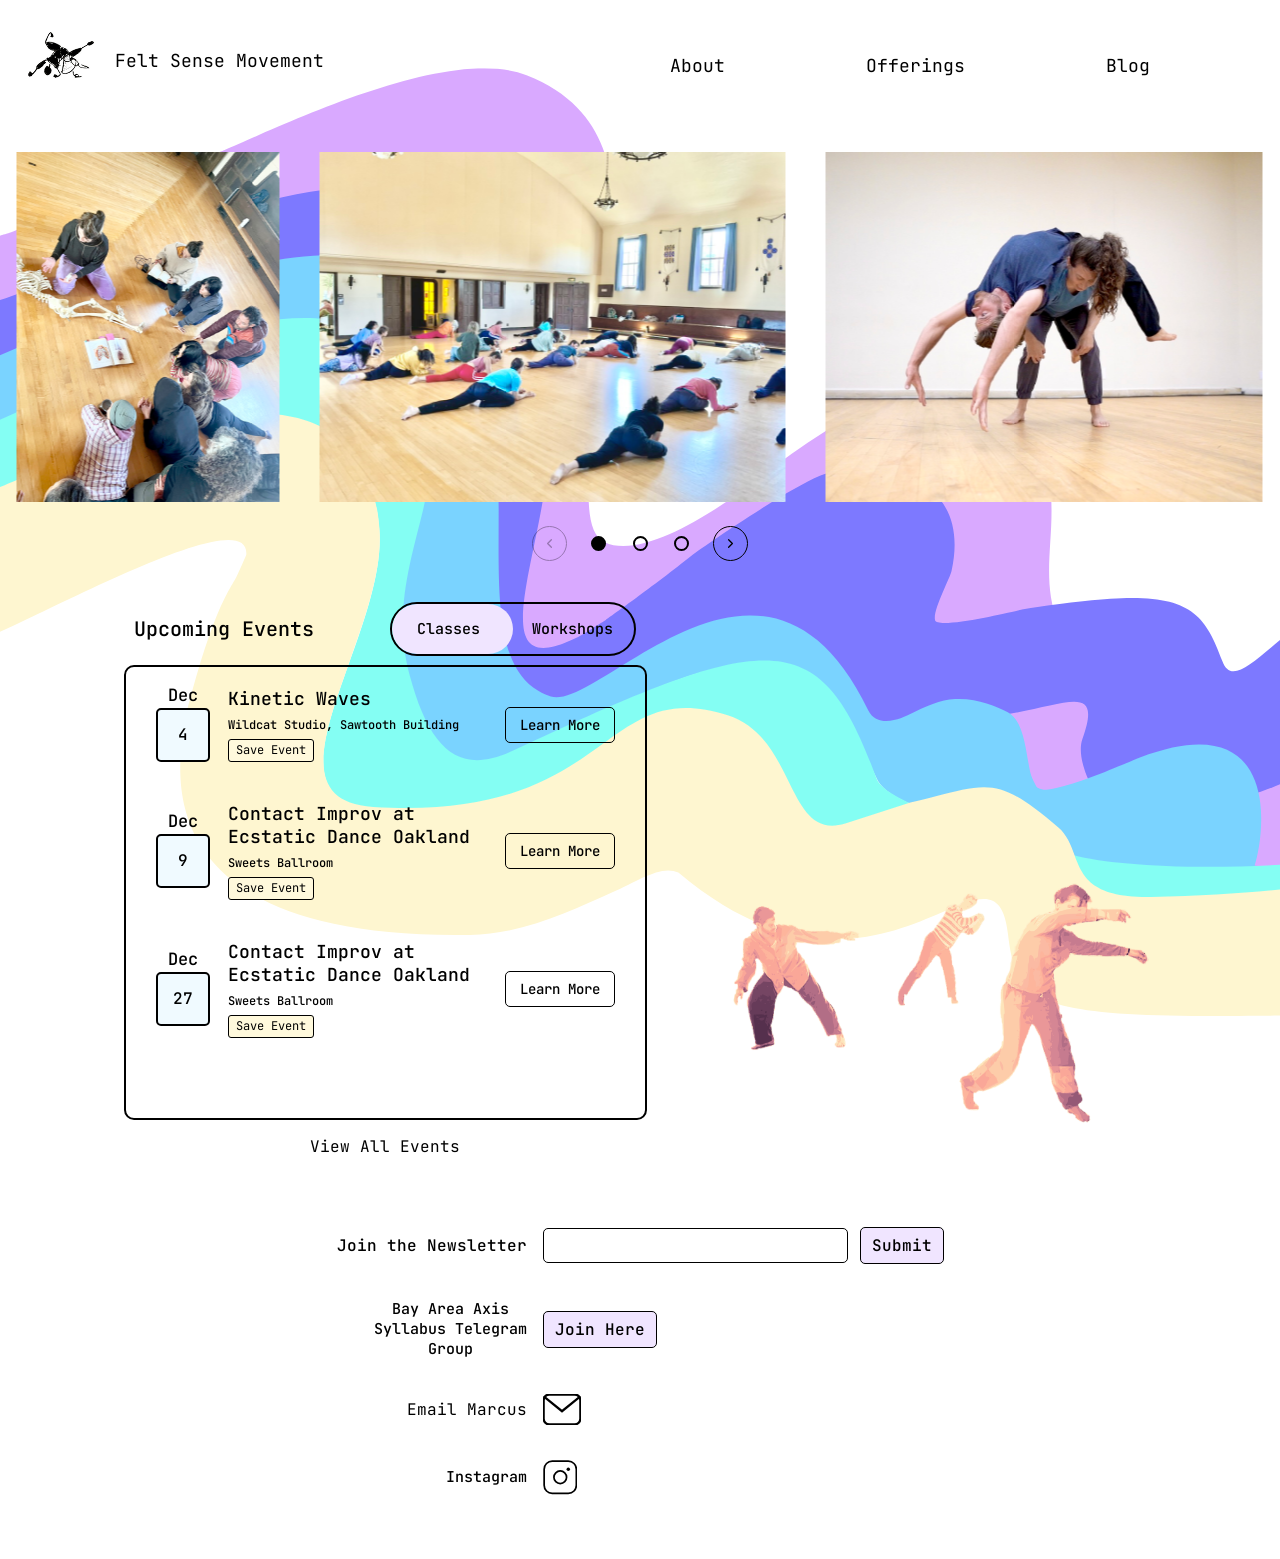
<file: index.html>
<!DOCTYPE html>
<html lang="en">
<head>
  <meta charset="UTF-8">
  <meta name="viewport" content="width=device-width, initial-scale=1.0">
  <title>Felt Sense Movement</title>
  <link rel="icon" type="image/png" href="assets/images/favicon.png">
  <link rel="apple-touch-icon" href="assets/images/apple-touch-icon.png">
  <link rel="preconnect" href="https://fonts.googleapis.com">
  <link rel="preconnect" href="https://fonts.gstatic.com" crossorigin>
  <link href="https://fonts.googleapis.com/css2?family=JetBrains+Mono:ital,wght@0,100..800;1,100..800&display=swap" rel="stylesheet">
  <link rel="stylesheet" href="style.css?v=20261024b">
</head>
<body>

  <!--
    Background SVG — inlined so viewBox scales it as a true fluid vector.
    aria-hidden: decorative only, invisible to screen readers.
    CSS class .site-bg handles all sizing and positioning.
    Only visible at min-width: 1280px (desktop); hidden on mobile/tablet.
  -->
  <img
    class="site-bg"
    src="assets/vectors/background-desktop-1.svg"
    alt=""
    aria-hidden="true">

  <header class="site-header">
    <nav class="nav" aria-label="Main navigation">

      <a href="index.html" class="nav__brand">
        <img
          src="assets/images/FSM-logo.png"
          alt="Felt Sense Movement logo"
          class="nav__logo"
          width="43"
          height="43">
        <span class="nav__brand-name">Felt Sense Movement</span>
      </a>

      <ul class="nav__links" role="list">

        <li class="nav__item">
          <a href="about.html" class="nav__link">About</a>
        </li>

        <li class="nav__item nav__item--has-dropdown">
          <!--
            CSS-only dropdown: opens on :hover (desktop) + :focus-within (tap/keyboard).
            JS phase will add: aria-expanded toggle, close-on-outside-click, Escape key.
          -->
          <button
            class="nav__link nav__link--trigger"
            type="button"
            aria-haspopup="true"
            aria-expanded="false">
            Offerings
          </button>

          <ul class="nav__dropdown" role="list" aria-label="Offerings pages">
            <li>
              <a href="offerings/kinetic-waves.html" class="nav__dropdown-link">
                Kinetic<br>Waves
              </a>
            </li>
            <li>
              <a href="offerings/resonance-response.html" class="nav__dropdown-link">
                Resonance &amp;<br>Response
              </a>
            </li>
            <li>
              <a href="offerings/the-overscore.html" class="nav__dropdown-link">
                The Overscore
              </a>
            </li>
            <li>
              <a href="events.html" class="nav__dropdown-link">
                All Events
              </a>
            </li>
          </ul>
        </li>

        <li class="nav__item">
          <a href="blog.html" class="nav__link">Blog</a>
        </li>

      </ul>

    </nav>
  </header>

  <!--
    Mobile background SVG #1 — top of page, behind all content.
    Inlined so viewBox scales as a true fluid vector.
    Only visible under 768px; hidden on desktop via CSS.
    .mobile-bg-wrap is the positioned container; .mobile-dancer
    is pinned to its bottom-right edge.
  -->
  <div class="mobile-bg-wrap">
  <svg
    class="site-bg-mobile"
    viewBox="0 0 390 648"
    preserveAspectRatio="none"
    fill="none"
    xmlns="http://www.w3.org/2000/svg"
    aria-hidden="true">
    <g clip-path="url(#clip0_171_390)">
      <rect width="390" height="648" fill="white"/>
      <g clip-path="url(#clip1_171_390)">
        <mask id="mask0_171_390" style="mask-type:luminance" maskUnits="userSpaceOnUse" x="-46" y="36" width="496" height="420">
          <path d="M450 36H-46V456H450V36Z" fill="white"/>
        </mask>
        <g mask="url(#mask0_171_390)">
          <path d="M450 36H-46V456H450V36Z" fill="white"/>
          <mask id="mask1_171_390" style="mask-type:luminance" maskUnits="userSpaceOnUse" x="-46" y="58" width="639" height="382">
            <path d="M592.944 58.9092H-46V439.2H592.944V58.9092Z" fill="white"/>
          </mask>
          <g mask="url(#mask1_171_390)">
            <path fill-rule="evenodd" clip-rule="evenodd" d="M183.476 203.934C187.571 158.316 191.88 140.923 191.88 121.753C191.88 104.04 191.664 74.9226 158.051 61.5772C127.674 49.5169 62.8128 81.7167 40.8348 91.0357C40.8348 91.0357 40.8348 91.0357 -1.61282 108.164C-34.3646 121.379 -34.3802 120.548 -38.8895 122.155C-31.3575 119.693 -41.0139 122.913 -38.8895 122.155C-45.2469 124.682 -43.1573 123.552 -46 124.617V152.898C-33.1312 150.715 -16.3263 144.028 2.10271 136.696C67.0577 110.852 152.189 76.981 156.267 203.934C156.635 215.365 155.483 228.07 154.386 240.16C151.387 273.234 148.806 301.692 178.912 286.792C178.935 286.781 179.163 286.627 179.577 286.346C186.953 281.361 253.721 235.626 290.997 234.341C305.912 233.827 308.048 245.495 310.534 257.703C312.05 265.138 333.35 328.429 337.969 334.443C344.676 343.177 424.804 370.145 432.347 364.114C440.535 345.78 446.683 345.392 437.517 331.065C423.505 309.167 395.499 380.831 370.289 292.334C367.488 272.854 365.332 302.04 364.04 277.048C355.336 254.148 366.617 236.941 357.999 208.066C349.381 179.192 311.034 179.2 290.997 190.847C270.958 202.494 260.159 210.474 252.618 216.313C249.17 218.982 207.025 253.977 188.28 244.931C179.867 240.873 181.923 221.239 183.476 203.934Z" fill="#CF93FF"/>
            <path fill-rule="evenodd" clip-rule="evenodd" d="M592.944 213.716V261.033C568.816 260.375 482.278 317.802 473.271 323.487C470.116 325.477 461.325 337.706 437.738 344.335C421.449 348.913 394.841 352.8 384.686 348.707C377.591 345.849 370.73 329.733 373.402 322.21C381.755 298.674 366.024 309.808 339.833 313.022C323.258 305.331 326.692 306.572 310.3 315.024C309.15 315.615 293.032 320.981 289.224 313.022C249.282 229.562 184.996 315.026 166.094 308.96C130.568 297.557 156.362 221.026 137.253 171.929C112.247 107.677 36.1838 138.897 -46 174.355V149.837C11.7172 131.59 161.783 35.9326 166.968 199.53C168.216 238.874 141.812 292.939 168.952 285.756C171.38 285.115 174.951 283.615 177.578 282.304C179.768 281.214 188.846 275.297 188.846 275.297C188.846 275.297 207.829 261.593 222.049 250.074C222.94 249.352 257.074 225.091 271.723 218.84C287.455 212.128 331.673 214.754 322.721 256.176C322.091 259.091 315.322 271.675 316.342 275.552C317.327 279.285 347.352 271.968 350.001 271.322C411.209 261.587 418.917 267.373 427.646 291.55C432.664 305.464 447.871 280.05 473.388 266.919C555.641 224.587 583.031 216.637 592.944 213.716Z" fill="#6360FF"/>
            <path fill-rule="evenodd" clip-rule="evenodd" d="M-46 199.093V171.495C36.1841 135.999 114.282 105.247 139.29 169.57C157.038 215.22 135.461 283.432 160.76 302.063C162.701 303.491 164.916 304.629 167.446 305.442C186.348 311.515 250.482 227.279 290.424 310.832C294.232 318.798 304.979 313.252 306.129 312.658C312.704 309.265 318.467 306.782 324.04 306.455C332.362 305.968 339.73 309.1 344.517 311.606C352.05 315.549 351.613 332.58 354.079 337.757C355.436 340.606 355.615 341.029 356.118 341.29C358.853 342.703 360.624 341.983 364.426 341.095C375.152 338.59 391.872 330.883 395.705 329.404C430.039 316.149 440.373 331.022 442.34 347.123C443.538 356.925 441.64 367.183 440.163 371.826C458.794 375.858 487.445 364.331 541.629 362.299C544.85 363.555 567.359 372.336 560.122 405.932C557.112 419.914 529.715 413.167 523.697 410.512C522.619 391.832 523.756 393.634 523.356 391.619C517.57 362.597 491.361 382.82 400.131 384.512C368.983 385.089 373.34 369.854 366.596 360.131C365.883 359.106 365.05 358.143 364.037 357.265C339.302 335.827 337.039 340.061 306.69 347.456C296.441 343.383 294.279 338.804 293.686 337.549C266.31 279.557 245.83 278.256 150.152 331.605C129.702 343.007 122.194 325.027 109.4 298.654C92.0857 262.962 128.638 226.42 119.501 192.763C100.014 120.98 3.54834 177.452 -46 199.093Z" fill="#7AD3FF"/>
            <path fill-rule="evenodd" clip-rule="evenodd" d="M-46 223.712V196.792C3.53869 175.163 99.9852 121.146 119.468 192.892C128.603 226.529 101.853 256.264 112.776 297.269C120.451 326.088 131.678 336.847 152.668 326.81C253.009 278.822 271.739 276.688 293.617 337.6C296.409 345.374 319.338 353.955 370.096 367.751C384.053 371.546 417.34 373.849 456.276 371.138C478.63 369.581 502.852 365.396 526.346 361.373C551.201 357.117 558.011 368.861 559.478 370.57C566.464 378.69 580.21 411.812 560.811 416.862C555.403 418.269 544.626 418.04 531.992 417.067C509.558 415.337 481.296 411.26 466.916 409.821C439.308 407.061 416.062 401.126 388.837 395.466C386.44 394.969 384.015 394.472 381.552 393.982C329.131 383.524 284.746 354.686 281.406 355.716C258.152 362.884 262.97 322.092 235.869 313.279C186.057 297.082 191.693 355.117 98.5196 349.197C52.4364 346.266 104.069 281.515 100.996 240.257C94.9177 158.642 -10.1774 208.692 -46 223.712Z" fill="#84FEF3"/>
            <path fill-rule="evenodd" clip-rule="evenodd" d="M-46 223.228V280.083C-43.2009 278.771 -39.973 277.23 -36.4324 275.539C-4.82304 260.446 50.7603 231.739 49.4335 249.844C49.4211 250.014 46.3404 257.15 45.5995 258.578C42.8302 263.915 36.2265 271.677 25.3954 315.569C25.3096 316.418 25.1726 317.449 25.0148 318.637C22.4043 338.287 14.0683 401.039 136.042 399.059C157.239 398.717 175.947 389.278 191.306 382.346C201.601 377.7 210.265 371.431 216.868 374.584C263.354 414.286 297.736 399.389 319.135 390.118C333.819 383.754 342.389 380.041 344.559 398.451C347.858 426.443 354.427 431.613 441.802 430.804H442.081C448.354 430.743 494.606 430.307 504.247 429.635C520.776 428.486 521.672 426.543 525.943 416.967C524.865 398.283 523.873 393.294 523.473 391.276C519.791 372.79 507.815 374.281 476.04 378.238C457.919 380.495 433.356 383.554 400.217 384.169C376.578 384.606 373.389 375.937 370.275 367.481C368.852 363.619 367.45 359.802 364.12 356.917C342.244 337.956 337.942 339.072 316.256 344.699C313.414 345.436 310.276 346.25 306.763 347.107C302.543 348.409 298.347 349.813 294.151 351.217C289.956 352.621 285.76 354.025 281.539 355.327C269.444 359.056 264.94 349.812 259.593 338.837C254.656 328.703 248.999 317.093 235.983 312.859C213.182 305.443 201.995 313.579 187.637 324.02C170.616 336.399 149.14 352.017 98.5782 348.803C69.9696 346.983 79.0054 321.34 89.2468 292.275C95.5095 274.503 102.222 255.452 101.056 239.785C95.3211 162.761 1.48821 202.921 -39.2358 220.351C-41.6945 221.403 -43.9596 222.373 -46 223.228Z" fill="#FEF6D0"/>
          </g>
        </g>
      </g>
    </g>
    <defs>
      <clipPath id="clip0_171_390">
        <rect width="390" height="648" fill="white"/>
      </clipPath>
      <clipPath id="clip1_171_390">
        <rect width="496" height="420" fill="white" transform="translate(-46 36)"/>
      </clipPath>
    </defs>
  </svg>
  <img
    class="mobile-dancer"
    src="assets/images/dancers-img.png"
    alt=""
    aria-hidden="true">
  </div>

  <!--
    Mobile background SVG #3 — behind calendar section.
    Inlined so viewBox scales as a true fluid vector.
    Only visible under 768px; hidden on desktop via CSS.
  -->
  <div class="mobile-bg-wrap-3">
  <svg
    class="site-bg-mobile-3"
    viewBox="0 0 390 703"
    preserveAspectRatio="none"
    fill="none"
    xmlns="http://www.w3.org/2000/svg"
    aria-hidden="true">
    <g clip-path="url(#clip0_179_681)">
      <rect width="390" height="703" fill="white"/>
      <g clip-path="url(#clip1_179_681)">
        <mask id="mask0_179_681" style="mask-type:luminance" maskUnits="userSpaceOnUse" x="-891" y="-469" width="1919" height="1375">
          <path d="M1028 -468.731H-891V905.395H1028V-468.731Z" fill="white"/>
        </mask>
        <g mask="url(#mask0_179_681)">
          <path fill-rule="evenodd" clip-rule="evenodd" d="M-734 142.8V75.72C-416.034 -10.5565 -113.875 -85.3047 -17.123 71.0408C51.5425 182 -31.9353 347.796 65.9457 393.081C73.4524 396.553 82.024 399.318 91.8136 401.293C164.942 416.056 413.075 211.309 567.607 414.394C582.342 433.758 623.919 420.277 628.37 418.834C653.81 410.587 676.105 404.55 697.667 403.756C729.864 402.573 758.369 410.184 776.893 416.275C806.037 425.861 804.345 467.256 813.887 479.84C819.137 486.764 819.83 487.793 821.776 488.426C832.357 491.86 839.207 490.111 853.919 487.953C895.417 481.864 960.104 463.132 974.936 459.536C1107.77 427.319 1147.75 463.468 1155.36 502.603C1160 526.429 1152.66 551.363 1146.94 562.649C1219.02 572.448 1329.87 544.431 1539.51 539.492C1551.97 542.544 1639.06 563.888 1611.06 645.547C1599.41 679.532 1493.41 663.133 1470.13 656.68C1465.96 611.275 1470.36 615.654 1468.81 610.756C1446.42 540.216 1345.02 589.371 992.06 593.482C871.55 594.885 888.408 557.854 862.315 534.222C859.556 531.73 856.331 529.389 852.413 527.256C756.716 475.147 747.961 485.439 630.542 503.415C590.887 493.513 582.523 482.385 580.228 479.333C474.313 338.377 395.076 335.215 24.9018 464.886C-54.2183 492.601 -83.2645 448.898 -132.767 384.794C-199.753 298.042 -58.3348 209.222 -93.6831 127.414C-169.077 -47.0615 -542.3 90.1986 -734 142.8Z" fill="#7AD3FF"/>
          <path fill-rule="evenodd" clip-rule="evenodd" d="M-734 202.64V137.207C-542.337 84.6358 -169.19 -46.6606 -93.8137 127.726C-58.4707 209.487 -161.965 281.761 -119.704 381.428C-90.009 451.475 -46.573 477.626 34.6353 453.23C422.853 336.589 495.317 331.404 579.96 479.456C590.766 498.352 679.477 519.209 875.854 552.742C929.853 561.966 1058.64 567.564 1209.28 560.976C1295.77 557.19 1389.48 547.017 1480.38 537.241C1576.54 526.896 1602.89 555.44 1608.57 559.595C1635.59 579.33 1688.78 659.838 1613.72 672.112C1592.8 675.532 1551.1 674.975 1502.22 672.611C1415.43 668.406 1306.08 658.497 1250.45 654.999C1143.63 648.29 1053.69 633.865 948.363 620.108C939.088 618.899 929.706 617.69 920.178 616.5C717.364 591.08 545.64 520.987 532.718 523.49C442.748 540.913 461.39 441.763 356.536 420.342C163.819 380.974 185.623 522.034 -174.861 507.645C-353.154 500.521 -153.389 343.137 -165.28 242.854C-188.796 44.4798 -595.404 166.132 -734 202.64Z" fill="#84FEF3"/>
          <path fill-rule="evenodd" clip-rule="evenodd" d="M-734 201.464V339.655C-723.171 336.466 -710.682 332.721 -696.984 328.611C-574.688 291.927 -359.639 222.15 -364.772 266.158C-364.82 266.569 -376.739 283.914 -379.606 287.385C-390.32 300.357 -415.87 319.224 -457.775 425.909C-458.106 427.973 -458.637 430.479 -459.247 433.367C-469.347 481.127 -501.598 633.654 -29.6883 628.842C52.3236 628.009 124.701 605.067 184.126 588.219C223.958 576.926 257.477 561.687 283.025 569.352C462.876 665.851 595.896 629.643 678.691 607.108C735.501 591.641 768.657 582.616 777.053 627.363C789.819 695.402 815.233 707.968 1153.28 706.001H1154.36C1178.63 705.852 1357.58 704.794 1394.88 703.161C1458.83 700.367 1462.3 695.643 1478.82 672.368C1474.65 626.954 1470.81 614.828 1469.27 609.923C1455.02 564.992 1408.68 568.615 1285.75 578.234C1215.64 583.72 1120.61 591.155 992.394 592.648C900.935 593.712 888.595 572.64 876.548 552.086C871.044 542.7 865.62 533.421 852.733 526.409C768.097 480.323 751.453 483.036 667.55 496.713C656.555 498.504 644.415 500.482 630.822 502.565C614.497 505.729 598.26 509.143 582.028 512.555C565.796 515.968 549.565 519.381 533.234 522.546C486.439 531.609 469.012 509.141 448.324 482.465C429.223 457.833 407.339 429.613 356.98 419.322C268.764 401.296 225.48 421.071 169.93 446.451C104.077 476.538 20.9866 514.499 -174.634 506.688C-285.319 502.264 -250.36 439.936 -210.737 369.29C-186.507 326.093 -160.535 279.786 -165.048 241.707C-187.236 54.4918 -550.27 152.105 -707.83 194.47C-717.342 197.027 -726.106 199.384 -734 201.464Z" fill="#FEF6D0"/>
        </g>
      </g>
    </g>
    <defs>
      <clipPath id="clip0_179_681">
        <rect width="390" height="703" fill="white"/>
      </clipPath>
      <clipPath id="clip1_179_681">
        <rect width="390" height="581" fill="white" transform="translate(0 76)"/>
      </clipPath>
    </defs>
  </svg>
  </div>

  <!--
    Mobile background SVG #2 — mid-page, behind calendar / carousel / contact.
    Inlined so viewBox scales as a true fluid vector.
    Only visible under 768px; hidden on desktop via CSS.
  -->
  <div class="mobile-bg-wrap-2">
  <svg
    class="site-bg-mobile-2"
    viewBox="0 0 390 1087"
    preserveAspectRatio="none"
    fill="none"
    xmlns="http://www.w3.org/2000/svg"
    aria-hidden="true">
    <g clip-path="url(#clip0_171_428)">
      <rect width="390" height="1087" fill="white"/>
      <g clip-path="url(#clip1_171_428)">
        <mask id="mask0_171_428" style="mask-type:luminance" maskUnits="userSpaceOnUse" x="-115" y="0" width="1386" height="1206">
          <path d="M1271 0H-115V1206H1271V0Z" fill="white"/>
        </mask>
        <g mask="url(#mask0_171_428)">
          <path d="M1271 0H-115V1206H1271V0Z" fill="white"/>
          <mask id="mask1_171_428" style="mask-type:luminance" maskUnits="userSpaceOnUse" x="-115" y="65" width="1786" height="1093">
            <path d="M1670.44 65.7819H-115V1157.76H1670.44V65.7819Z" fill="white"/>
          </mask>
          <g mask="url(#mask1_171_428)">
            <path fill-rule="evenodd" clip-rule="evenodd" d="M526.239 482.21C537.679 351.222 549.721 301.277 549.721 246.235C549.721 195.372 549.118 111.763 455.191 73.443C370.308 38.8127 189.061 131.272 127.647 158.031C127.647 158.031 127.647 158.031 9.03352 207.213C-82.4865 245.159 -82.5301 242.774 -95.1307 247.389C-74.0837 240.32 -101.067 249.563 -95.1307 247.389C-112.895 254.643 -107.057 251.398 -115 254.456V335.665C-79.04 329.396 -32.0812 310.195 19.416 289.142C200.923 214.933 438.809 117.674 450.207 482.21C451.234 515.032 448.014 551.516 444.951 586.23C436.568 681.199 429.356 762.917 513.483 720.131C513.549 720.098 514.185 719.656 515.343 718.852C535.953 704.538 722.527 573.212 826.688 569.523C868.367 568.046 874.334 601.551 881.284 636.605C885.519 657.954 945.04 839.69 957.947 856.956C976.687 882.037 1200.59 959.474 1221.67 942.157C1244.55 889.512 1261.73 888.397 1236.12 847.258C1196.96 784.38 1118.7 990.158 1048.26 736.045C1040.43 680.11 1034.41 763.916 1030.8 692.151C1006.48 626.395 1038 576.989 1013.92 494.076C989.834 411.165 882.679 411.188 826.688 444.631C770.692 478.075 740.517 500.989 719.444 517.755C709.81 525.419 592.043 625.905 539.661 599.931C516.154 588.277 521.899 531.901 526.239 482.21Z" fill="#CF93FF"/>
            <path fill-rule="evenodd" clip-rule="evenodd" d="M1670.44 510.298V646.165C1603.01 644.277 1361.2 809.173 1336.03 825.498C1327.21 831.211 1302.65 866.327 1236.74 885.362C1191.22 898.507 1116.87 909.669 1088.49 897.916C1068.66 889.71 1049.49 843.433 1056.96 821.831C1080.3 754.249 1036.34 786.219 963.154 795.45C916.839 773.365 926.435 776.929 880.63 801.196C877.415 802.893 832.376 818.304 821.735 795.45C710.123 555.8 530.484 801.204 477.666 783.785C378.393 751.041 450.473 531.288 397.073 390.311C327.198 205.816 114.651 295.462 -115 397.275V326.874C46.2823 274.479 465.621 -0.193529 480.109 469.565C483.596 582.538 409.815 737.781 485.653 717.157C492.436 715.315 502.416 711.008 509.756 707.245C515.876 704.114 541.244 687.123 541.244 687.123C541.244 687.123 594.29 647.775 634.025 614.698C636.513 612.626 731.897 542.96 772.831 525.011C816.793 505.739 940.353 513.28 915.337 632.219C913.576 640.589 894.663 676.723 897.512 687.857C900.264 698.576 984.166 677.566 991.567 675.71C1162.6 647.756 1184.14 664.372 1208.53 733.794C1222.56 773.745 1265.05 700.771 1336.35 663.067C1566.2 541.513 1642.74 518.686 1670.44 510.298Z" fill="#6360FF"/>
            <path fill-rule="evenodd" clip-rule="evenodd" d="M-115 468.31V389.064C114.651 287.141 332.886 198.836 402.765 383.536C452.359 514.619 392.067 710.483 462.762 763.981C468.183 768.083 474.374 771.349 481.445 773.683C534.262 791.123 713.477 549.243 825.087 789.159C835.729 812.035 865.758 796.109 868.973 794.404C887.347 784.662 903.45 777.53 919.023 776.593C942.277 775.195 962.865 784.186 976.244 791.382C997.294 802.706 996.071 851.608 1002.96 866.475C1006.76 874.655 1007.26 875.87 1008.66 876.617C1016.3 880.675 1021.25 878.608 1031.88 876.059C1061.85 868.866 1108.57 846.736 1119.28 842.489C1215.22 804.428 1244.1 847.134 1249.59 893.367C1252.94 921.513 1247.64 950.969 1243.51 964.301C1295.57 975.878 1375.63 942.78 1527.04 936.945C1536.04 940.551 1598.94 965.766 1578.72 1062.23C1570.31 1102.38 1493.75 1083.01 1476.94 1075.39C1473.92 1021.75 1477.1 1026.92 1475.98 1021.13C1459.81 937.8 1386.58 995.87 1131.65 1000.73C1044.61 1002.38 1056.79 958.637 1037.94 930.72C1035.95 927.776 1033.62 925.01 1030.79 922.49C961.672 860.931 955.348 873.089 870.542 894.325C841.901 882.628 835.86 869.481 834.203 865.875C757.705 699.356 700.476 695.621 433.118 848.808C375.973 881.55 354.994 829.921 319.241 754.192C270.86 651.706 373 546.777 347.47 450.134C293.016 244.015 23.4556 406.169 -115 468.31Z" fill="#7AD3FF"/>
            <path fill-rule="evenodd" clip-rule="evenodd" d="M-115 539.002V461.703C23.4287 399.597 292.934 244.489 347.375 450.503C372.902 547.091 298.153 632.473 328.676 750.216C350.123 832.966 381.495 863.859 440.148 835.039C720.538 697.245 772.875 691.119 834.01 866.021C841.813 888.344 905.885 912.984 1047.72 952.599C1086.72 963.495 1179.74 970.109 1288.54 962.326C1351 957.853 1418.69 945.835 1484.34 934.286C1553.79 922.065 1572.82 955.786 1576.92 960.694C1596.44 984.008 1634.85 1079.12 1580.65 1093.62C1565.53 1097.66 1535.42 1097 1500.11 1094.21C1437.43 1089.24 1358.45 1077.53 1318.27 1073.4C1241.12 1065.47 1176.16 1048.43 1100.09 1032.18C1093.39 1030.75 1086.61 1029.33 1079.73 1027.92C933.249 997.89 809.221 915.084 799.889 918.041C734.908 938.623 748.372 821.492 672.641 796.186C533.451 749.678 549.199 916.321 288.839 899.322C160.066 890.906 304.347 704.98 295.758 586.51C278.774 352.159 -14.899 495.873 -115 539.002Z" fill="#84FEF3"/>
            <path fill-rule="evenodd" clip-rule="evenodd" d="M-115 537.613V700.866C-107.178 697.099 -98.1584 692.674 -88.2648 687.819C0.0630325 644.482 155.383 562.051 151.675 614.039C151.64 614.525 143.032 635.016 140.961 639.117C133.223 654.44 114.77 676.729 84.5041 802.763C84.2645 805.201 83.8814 808.162 83.4406 811.573C76.1458 867.996 52.8523 1048.18 393.69 1042.5C452.923 1041.51 505.197 1014.41 548.117 994.509C576.886 981.168 601.095 963.165 619.547 972.22C749.445 1086.22 845.519 1043.45 905.317 1016.82C946.349 998.552 970.296 987.889 976.36 1040.75C985.58 1121.13 1003.94 1135.98 1248.09 1133.65H1248.87C1266.4 1133.48 1395.64 1132.23 1422.58 1130.3C1468.77 1127 1471.28 1121.42 1483.21 1093.92C1480.2 1040.27 1477.43 1025.94 1476.31 1020.15C1466.02 967.07 1432.56 971.35 1343.77 982.714C1293.13 989.194 1224.49 997.977 1131.89 999.741C1065.83 1001 1056.92 976.105 1048.22 951.824C1044.24 940.735 1040.33 929.773 1031.02 921.489C969.892 867.045 957.87 870.25 897.271 886.408C889.33 888.524 880.562 890.86 870.744 893.32C858.954 897.059 847.227 901.091 835.502 905.123C823.779 909.154 812.056 913.187 800.262 916.925C766.463 927.632 753.877 901.089 738.935 869.575C725.139 840.477 709.333 807.139 672.961 794.981C609.248 773.686 577.986 797.048 537.865 827.03C490.302 862.574 430.29 907.42 289.003 898.192C209.06 892.965 234.31 819.333 262.928 735.875C280.428 684.845 299.186 630.14 295.926 585.155C279.901 363.986 17.6989 479.302 -96.0985 529.351C-102.969 532.371 -109.298 535.156 -115 537.613Z" fill="#FEF6D0"/>
          </g>
        </g>
      </g>
    </g>
    <defs>
      <clipPath id="clip0_171_428">
        <rect width="390" height="1087" fill="white"/>
      </clipPath>
      <clipPath id="clip1_171_428">
        <rect width="1386" height="1206" fill="white" transform="translate(-115)"/>
      </clipPath>
    </defs>
  </svg>
  </div>

  <main class="site-main">

    <!-- ─ Carousel ──────────────────────────────────────────────── -->
    <section class="carousel-section" aria-label="Photo carousel">
      <div class="carousel-container">

        <div class="carousel-viewport">
          <ul class="carousel-track" role="list">

            <li class="carousel-slide carousel-slide--1">
              <img src="assets/images/carousel-1.jpg" alt="" class="carousel-img">
            </li>

            <li class="carousel-slide carousel-slide--2">
              <img src="assets/images/carousel-2.jpg" alt="" class="carousel-img">
            </li>

            <li class="carousel-slide carousel-slide--3">
              <img src="assets/images/carousel-3.jpg" alt="" class="carousel-img">
            </li>

            <li class="carousel-slide carousel-slide--4">
              <img src="assets/images/carousel-4.jpg" alt="" class="carousel-img">
            </li>

            <li class="carousel-slide carousel-slide--5">
              <img src="assets/images/carousel-5.jpg" alt="" class="carousel-img">
            </li>

            <li class="carousel-slide carousel-slide--6">
              <img src="assets/images/carousel-6.jpg" alt="" class="carousel-img">
            </li>

            <li class="carousel-slide carousel-slide--7">
              <img src="assets/images/carousel-7.jpg" alt="" class="carousel-img">
            </li>

            <li class="carousel-slide carousel-slide--8">
              <img src="assets/images/carousel-8.jpg" alt="" class="carousel-img">
            </li>

            <li class="carousel-slide carousel-slide--9">
              <img src="assets/images/carousel-9.jpg" alt="" class="carousel-img">
            </li>

          </ul>
        </div>

        <!--
          Controls row: [prev arrow] [dot] [dot] [dot] [next arrow]
          Dot 2 is pre-marked active because JS starts on group 1.
        -->
        <div class="carousel-controls">
          <button class="carousel-btn carousel-btn--prev" type="button" aria-label="Previous slide group">
            <svg class="carousel-btn__icon" viewBox="0 0 24 24" fill="none" aria-hidden="true" focusable="false">
              <polyline points="15 18 9 12 15 6" stroke="currentColor" stroke-width="2" stroke-linecap="round" stroke-linejoin="round"/>
            </svg>
          </button>

          <div class="carousel-dots" role="group" aria-label="Slide group navigation">
            <button class="carousel-dot" type="button" aria-label="Slide group 1" aria-pressed="false"></button>
            <button class="carousel-dot carousel-dot--active" type="button" aria-label="Slide group 2" aria-pressed="true"></button>
            <button class="carousel-dot" type="button" aria-label="Slide group 3" aria-pressed="false"></button>
          </div>

          <button class="carousel-btn carousel-btn--next" type="button" aria-label="Next slide group">
            <svg class="carousel-btn__icon" viewBox="0 0 24 24" fill="none" aria-hidden="true" focusable="false">
              <polyline points="9 18 15 12 9 6" stroke="currentColor" stroke-width="2" stroke-linecap="round" stroke-linejoin="round"/>
            </svg>
          </button>
        </div>

      </div>
    </section>

    <!-- ─ Events Calendar ──────────────────────────────────────── -->
    <!--
      Requires a local HTTP server — fetch('events.json') is blocked
      on file:// protocol. Run: python3 -m http.server 8080
    -->
    <section class="calendar-section">
      <div class="calendar-layout">

        <div class="calendar-col">
          <div class="calendar-header">
            <h2 class="calendar-heading">Upcoming Events</h2>
            <div class="calendar-toggle" role="group" aria-label="Filter by category">
              <button class="calendar-toggle__btn" type="button" data-category="class">Classes</button>
              <button class="calendar-toggle__btn calendar-toggle__btn--active" type="button" data-category="workshop">Workshops</button>
            </div>
          </div>
          <div class="calendar-container">
            <ol class="calendar-list" id="calendar-list" role="list">
              <!-- rendered by calendar.js -->
            </ol>
          </div>
          <a href="events.html" class="calendar-view-all">View All Events</a>
        </div>

        <aside class="dancer-col">
          <img
            src="assets/images/dancers-img.png"
            alt="Dancing figures in fluid somatic movement"
            class="dancer-img">
        </aside>

      </div>
    </section>

    <!-- ─ Mobile Carousel ──────────────────────────────────────── -->
    <section class="mobile-carousel-section" aria-label="Mobile photo carousel">
      <div class="mobile-carousel">

        <div class="mobile-carousel__viewport">
          <ul class="mobile-carousel__track" role="list">
            <li class="mobile-carousel__slide">
              <img src="assets/images/carousel-1.jpg" alt="" class="mobile-carousel__img">
            </li>
            <li class="mobile-carousel__slide">
              <img src="assets/images/carousel-2.jpg" alt="" class="mobile-carousel__img">
            </li>
            <li class="mobile-carousel__slide">
              <img src="assets/images/carousel-3.jpg" alt="" class="mobile-carousel__img">
            </li>
            <li class="mobile-carousel__slide">
              <img src="assets/images/carousel-4.jpg" alt="" class="mobile-carousel__img">
            </li>
            <li class="mobile-carousel__slide">
              <img src="assets/images/carousel-5.jpg" alt="" class="mobile-carousel__img">
            </li>
          </ul>
        </div>

        <div class="mobile-carousel__controls">
          <button class="mobile-carousel__btn mobile-carousel__btn--prev" type="button" aria-label="Previous image">
            <svg class="mobile-carousel__btn-icon" viewBox="0 0 24 24" fill="none" aria-hidden="true" focusable="false">
              <polyline points="15 18 9 12 15 6" stroke="currentColor" stroke-width="2" stroke-linecap="round" stroke-linejoin="round"/>
            </svg>
          </button>

          <div class="mobile-carousel__dots" role="group" aria-label="Image navigation">
            <button class="mobile-carousel__dot mobile-carousel__dot--active" type="button" aria-label="Image 1" aria-pressed="true"></button>
            <button class="mobile-carousel__dot" type="button" aria-label="Image 2" aria-pressed="false"></button>
            <button class="mobile-carousel__dot" type="button" aria-label="Image 3" aria-pressed="false"></button>
            <button class="mobile-carousel__dot" type="button" aria-label="Image 4" aria-pressed="false"></button>
            <button class="mobile-carousel__dot" type="button" aria-label="Image 5" aria-pressed="false"></button>
          </div>

          <button class="mobile-carousel__btn mobile-carousel__btn--next" type="button" aria-label="Next image">
            <svg class="mobile-carousel__btn-icon" viewBox="0 0 24 24" fill="none" aria-hidden="true" focusable="false">
              <polyline points="9 18 15 12 9 6" stroke="currentColor" stroke-width="2" stroke-linecap="round" stroke-linejoin="round"/>
            </svg>
          </button>
        </div>

      </div>
    </section>

    <!-- ─ Mobile Contact ────────────────────────────────────────── -->
    <section class="mobile-contact-section" aria-label="Contact">

      <!-- Newsletter signup -->
      <div class="mobile-contact__newsletter">
        <p class="mobile-contact__newsletter-label">Join the Newsletter</p>
        <form class="mobile-contact__form" id="mobile-newsletter-form" action="https://formspree.io/f/mzdqdeap" method="POST">
          <input type="hidden" name="_subject" value="New Felt Sense Movement Newsletter Signup">
          <input
            class="mobile-contact__input"
            type="email"
            name="email"
            aria-label="Email address"
            required>
          <button class="mobile-contact__submit" type="submit">Submit</button>
        </form>
      </div>

      <!-- Telegram -->
      <div class="mobile-contact__telegram">
        <span class="mobile-contact__telegram-label">Bay Area Axis<br>Syllabus Telegram<br>Group</span>
        <a
          class="mobile-contact__btn"
          href="https://t.me/BayAreaAxisSyllabus"
          target="_blank"
          rel="noopener noreferrer">Join Here</a>
      </div>

      <!-- Email Marcus -->
      <div class="mobile-contact__row">
        <button type="button" class="mobile-contact__row-label contact-email-trigger" aria-haspopup="true" aria-expanded="false">Email Marcus</button>
        <span class="contact-email-wrap">
          <button type="button" class="contact-icon-link contact-email-trigger" aria-haspopup="true" aria-expanded="false" aria-label="Email Marcus">
            <svg
              class="contact-icon contact-icon--email"
              viewBox="0 0 33 27"
              fill="none"
              xmlns="http://www.w3.org/2000/svg"
              aria-hidden="true">
              <rect x="0.5" y="0.5" width="32" height="26" rx="5" stroke="currentColor" stroke-width="2"/>
              <path d="M0.5 2L16.5 15L32.5 2" stroke="currentColor" stroke-width="2"/>
            </svg>
          </button>
          <ul class="contact-email-menu" hidden>
            <li><a href="mailto:marcus.jpvanduren@gmail.com">Default Mail App</a></li>
            <li class="contact-email-menu__gmail"><a href="https://mail.google.com/mail/?view=cm&fs=1&to=marcus.jpvanduren@gmail.com" target="_blank" rel="noopener noreferrer">Gmail</a></li>
            <li><button type="button" class="contact-email-menu__copy" data-email="marcus.jpvanduren@gmail.com">Copy Email</button></li>
          </ul>
        </span>
      </div>

      <!-- Instagram -->
      <div class="mobile-contact__row">
        <span class="mobile-contact__row-label">Instagram</span>
        <a
          class="contact-icon-link"
          href="https://instagram.com/marcusvanduren"
          target="_blank"
          rel="noopener noreferrer">
          <svg
            class="contact-icon contact-icon--instagram"
            viewBox="0 0 30 30"
            fill="none"
            xmlns="http://www.w3.org/2000/svg"
            aria-hidden="true">
            <rect x="1" y="1" width="28" height="28" rx="7" stroke="currentColor" stroke-width="1.5"/>
            <circle cx="15" cy="15" r="5.5" stroke="currentColor" stroke-width="1.5"/>
            <circle cx="22" cy="8" r="1.5" fill="currentColor"/>
          </svg>
        </a>
      </div>

    </section>

  </main>

  <footer class="site-footer">
    <div class="contact-inner">

      <!-- Newsletter -->
      <form
        class="contact-newsletter"
        action="https://formspree.io/f/mzdqdeap"
        method="POST">
        <input type="hidden" name="_subject" value="New Felt Sense Movement Newsletter Signup">
        <p class="contact-newsletter__label">Join the Newsletter</p>
        <div class="contact-newsletter__fields">
          <input
            class="contact-newsletter__input"
            type="email"
            id="newsletter-email"
            name="email"
            aria-label="Email address"
            required>
          <button class="contact-btn" type="submit">Submit</button>
        </div>
      </form>

      <!-- Telegram -->
      <div class="contact-row">
        <span class="contact-row__label">Bay Area Axis<br>Syllabus Telegram<br>Group</span>
        <a
          class="contact-btn"
          href="https://t.me/BayAreaAxisSyllabus"
          target="_blank"
          rel="noopener noreferrer">
          Join Here
        </a>
      </div>

      <!-- Email -->
      <div class="contact-row">
        <button type="button" class="contact-row__label contact-email-trigger" aria-haspopup="true" aria-expanded="false">Email Marcus</button>
        <span class="contact-email-wrap">
          <button type="button" class="contact-icon-link contact-email-trigger" aria-haspopup="true" aria-expanded="false" aria-label="Email Marcus">
            <svg
              class="contact-icon contact-icon--email"
              viewBox="0 0 33 27"
              fill="none"
              xmlns="http://www.w3.org/2000/svg"
              aria-hidden="true">
              <rect x="0.5" y="0.5" width="32" height="26" rx="5" stroke="currentColor" stroke-width="2"/>
              <path d="M0.5 2L16.5 15L32.5 2" stroke="currentColor" stroke-width="2"/>
            </svg>
          </button>
          <ul class="contact-email-menu" hidden>
            <li><a href="mailto:marcus.jpvanduren@gmail.com">Default Mail App</a></li>
            <li class="contact-email-menu__gmail"><a href="https://mail.google.com/mail/?view=cm&fs=1&to=marcus.jpvanduren@gmail.com" target="_blank" rel="noopener noreferrer">Gmail</a></li>
            <li><button type="button" class="contact-email-menu__copy" data-email="marcus.jpvanduren@gmail.com">Copy Email</button></li>
          </ul>
        </span>
      </div>

      <!-- Instagram -->
      <div class="contact-row">
        <span class="contact-row__label">Instagram</span>
        <a
          class="contact-icon-link"
          href="https://instagram.com/marcusvanduren"
          target="_blank"
          rel="noopener noreferrer">
          <svg
            class="contact-icon contact-icon--instagram"
            viewBox="0 0 30 30"
            fill="none"
            xmlns="http://www.w3.org/2000/svg"
            aria-hidden="true">
            <rect x="1" y="1" width="28" height="28" rx="7" stroke="currentColor" stroke-width="1.5"/>
            <circle cx="15" cy="15" r="5.5" stroke="currentColor" stroke-width="1.5"/>
            <circle cx="22" cy="8" r="1.5" fill="currentColor"/>
          </svg>
        </a>
      </div>

    </div>
  </footer>

  <script src="nav.js" defer></script>
  <script src="carousel.js" defer></script>
  <script src="cal-menu.js?v=20261024c" defer></script>
  <script src="calendar.js?v=20261024b" defer></script>
  <script src="mobile-carousel.js" defer></script>
  <script src="mobile-contact.js" defer></script>
  <script src="contact-email-menu.js" defer></script>

</body>
</html>
</file>
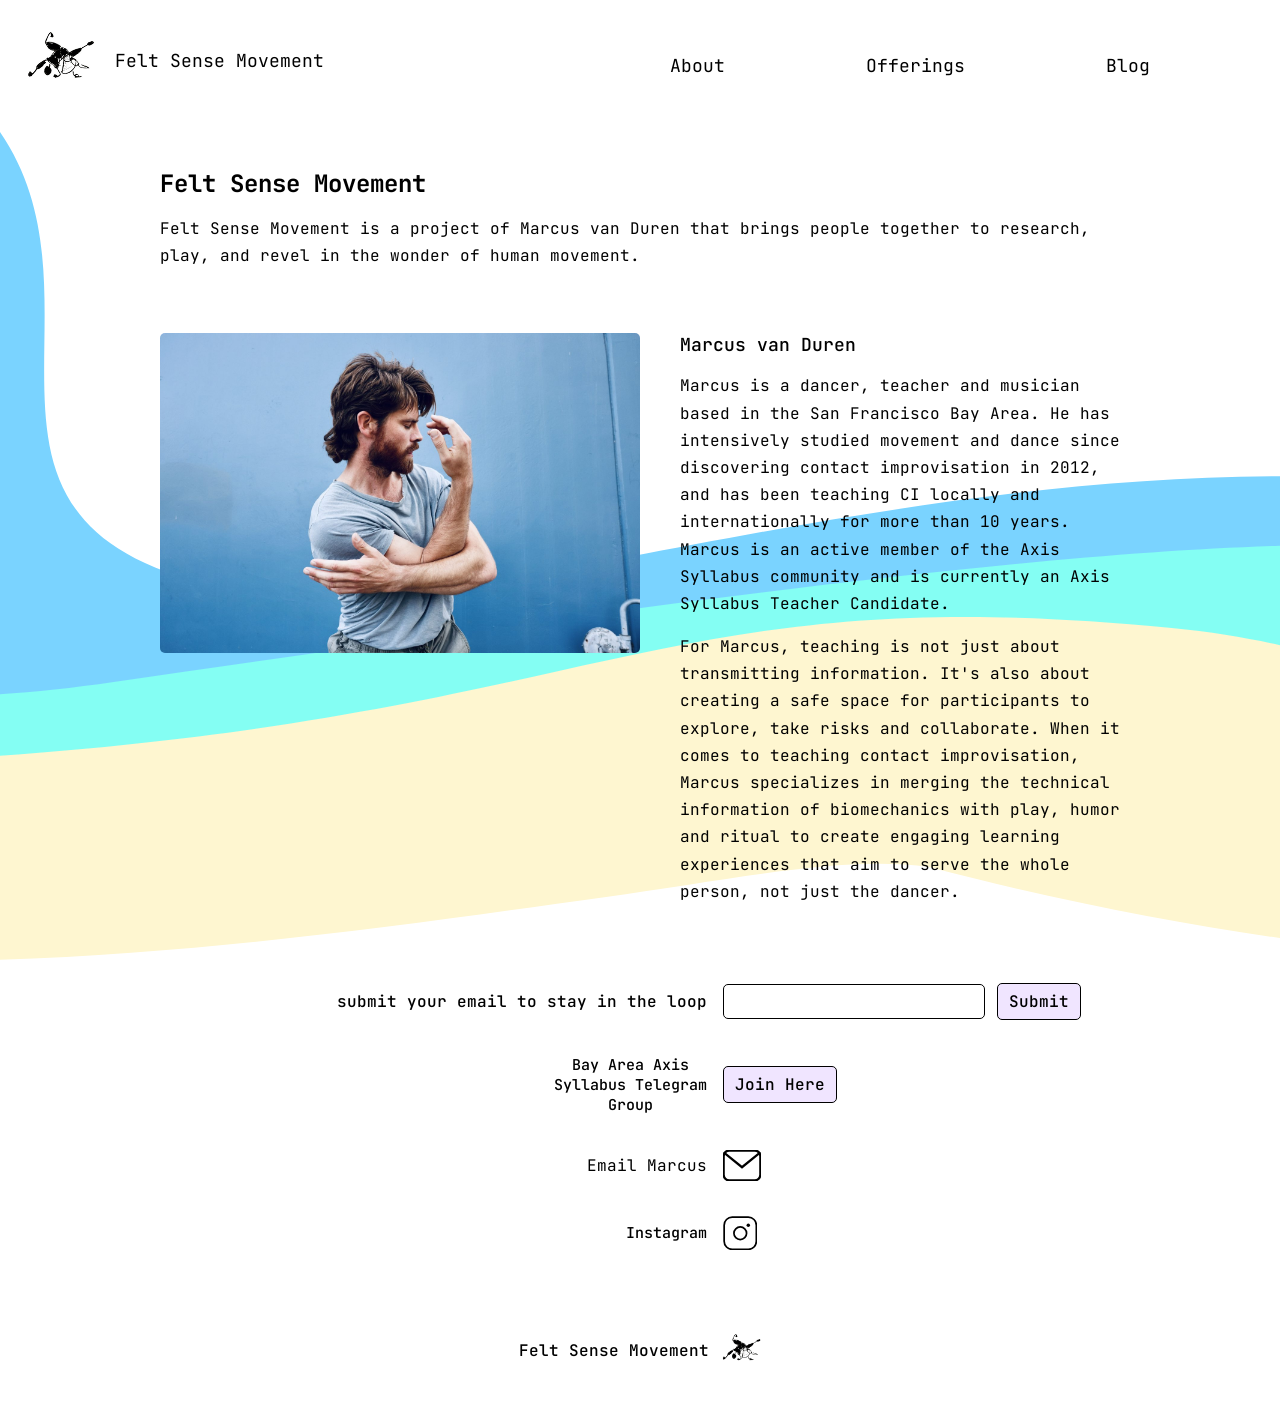
<file: about.html>
<!DOCTYPE html>
<html lang="en">
<head>
  <meta charset="UTF-8">
  <meta name="viewport" content="width=device-width, initial-scale=1.0">
  <title>About — Felt Sense Movement</title>
  <meta name="description" content="Felt Sense Movement is a project of Marcus van Duren, a dancer, teacher and musician in the San Francisco Bay Area.">
  <link rel="icon" type="image/png" href="assets/images/favicon.png">
  <link rel="apple-touch-icon" href="assets/images/apple-touch-icon.png">
  <link rel="preconnect" href="https://fonts.googleapis.com">
  <link rel="preconnect" href="https://fonts.gstatic.com" crossorigin>
  <link href="https://fonts.googleapis.com/css2?family=JetBrains+Mono:ital,wght@0,100..800;1,100..800&display=swap" rel="stylesheet">
  <link rel="stylesheet" href="style.css?v=20261111f">
</head>
<body class="about-body">

  <header class="site-header">
    <nav class="nav" aria-label="Main navigation">

      <a href="index.html" class="nav__brand">
        <img
          src="assets/images/FSM-logo.png"
          alt="Felt Sense Movement logo"
          class="nav__logo"
          width="43"
          height="43">
        <span class="nav__brand-name">Felt Sense Movement</span>
      </a>

      <ul class="nav__links" role="list">

        <li class="nav__item">
          <a href="about.html" class="nav__link">About</a>
        </li>

        <li class="nav__item nav__item--has-dropdown">
          <!--
            CSS-only dropdown: opens on :hover (desktop) + :focus-within (tap/keyboard).
            JS phase will add: aria-expanded toggle, close-on-outside-click, Escape key.
          -->
          <button
            class="nav__link nav__link--trigger"
            type="button"
            aria-haspopup="true"
            aria-expanded="false">
            Offerings
          </button>

          <ul class="nav__dropdown" role="list" aria-label="Offerings pages">
            <li>
              <a href="offerings/kinetic-waves.html" class="nav__dropdown-link">
                Kinetic<br>Waves
              </a>
            </li>
            <li>
              <a href="offerings/resonance-response.html" class="nav__dropdown-link">
                Resonance &amp;<br>Response
              </a>
            </li>
            <li>
              <a href="offerings/the-overscore.html" class="nav__dropdown-link">
                The Overscore
              </a>
            </li>
            <li>
              <a href="events.html" class="nav__dropdown-link">
                All Events
              </a>
            </li>
          </ul>
        </li>

        <li class="nav__item">
          <a href="blog.html" class="nav__link">Blog</a>
        </li>

      </ul>

    </nav>
  </header>

  <main class="about-page">

    <!-- ─ Intro: what Felt Sense Movement is ─────────── -->
    <section class="about-intro" aria-labelledby="about-intro-title">
      <h1 class="about-intro__title" id="about-intro-title">Felt Sense Movement</h1>
      <p class="about-intro__body">
        Felt Sense Movement is a project of Marcus van Duren that brings people together to research, play, and revel in the wonder of human movement.
      </p>
    </section>

    <!-- ─ Bio: photo + text ─────────────────────────── -->
    <section class="about-bio" aria-labelledby="about-bio-name">
      <img
        class="about-bio__photo"
        src="assets/images/Marcus-about.jpg"
        alt="Marcus van Duren mid-movement against a blue wall, eyes closed, one hand raised near his face and the other wrapped around his elbow"
        width="1600"
        height="1066">
      <div class="about-bio__text">
        <h2 class="about-bio__name" id="about-bio-name">Marcus van Duren</h2>
        <p class="about-bio__body">
          Marcus is a dancer, teacher and musician based in the San Francisco Bay Area. He has intensively studied movement and dance since discovering contact improvisation in 2012, and has been teaching CI locally and internationally for more than 10 years. Marcus is an active member of the Axis Syllabus community and is currently an Axis Syllabus Teacher Candidate.
        </p>
        <p class="about-bio__body">
          For Marcus, teaching is not just about transmitting information. It's also about creating a safe space for participants to explore, take risks and collaborate. When it comes to teaching contact improvisation, Marcus specializes in merging the technical information of biomechanics with play, humor and ritual to create engaging learning experiences that aim to serve the whole person, not just the dancer.
        </p>
      </div>
    </section>

    <div class="kw-contact-wrap">
      <section class="mobile-contact-section" aria-label="Contact">

        <div class="mobile-contact__newsletter">
          <p class="mobile-contact__newsletter-label">submit your email to stay in the loop</p>
          <form class="mobile-contact__form" action="https://formspree.io/f/mzdqdeap" method="POST">
            <input type="hidden" name="_subject" value="New Felt Sense Movement Newsletter Signup">
            <input
              class="mobile-contact__input"
              type="email"
              name="email"
              aria-label="Email address"
              required>
            <button class="mobile-contact__submit" type="submit">Submit</button>
          </form>
        </div>

        <div class="mobile-contact__telegram">
          <span class="mobile-contact__telegram-label">Bay Area Axis<br>Syllabus Telegram<br>Group</span>
          <a
            class="mobile-contact__btn"
            href="https://t.me/BayAreaAxisSyllabus"
            target="_blank"
            rel="noopener noreferrer">Join Here</a>
        </div>

        <div class="mobile-contact__row">
          <button type="button" class="mobile-contact__row-label contact-email-trigger" aria-haspopup="true" aria-expanded="false">Email Marcus</button>
          <span class="contact-email-wrap">
            <button type="button" class="contact-icon-link contact-email-trigger" aria-haspopup="true" aria-expanded="false" aria-label="Email Marcus">
              <svg
                class="contact-icon contact-icon--email"
                viewBox="0 0 33 27"
                fill="none"
                xmlns="http://www.w3.org/2000/svg"
                aria-hidden="true">
                <rect x="0.5" y="0.5" width="32" height="26" rx="5" stroke="currentColor" stroke-width="2"/>
                <path d="M0.5 2L16.5 15L32.5 2" stroke="currentColor" stroke-width="2"/>
              </svg>
            </button>
            <ul class="contact-email-menu" hidden>
              <li><a href="mailto:marcus.jpvanduren@gmail.com">Default Mail App</a></li>
              <li class="contact-email-menu__gmail"><a href="https://mail.google.com/mail/?view=cm&fs=1&to=marcus.jpvanduren@gmail.com" target="_blank" rel="noopener noreferrer">Gmail</a></li>
              <li><button type="button" class="contact-email-menu__copy" data-email="marcus.jpvanduren@gmail.com">Copy Email</button></li>
            </ul>
          </span>
        </div>

        <div class="mobile-contact__row">
          <span class="mobile-contact__row-label">Instagram</span>
          <a
            class="contact-icon-link"
            href="https://instagram.com/marcusvanduren"
            target="_blank"
            rel="noopener noreferrer">
            <svg
              class="contact-icon contact-icon--instagram"
              viewBox="0 0 30 30"
              fill="none"
              xmlns="http://www.w3.org/2000/svg"
              aria-hidden="true">
              <rect x="1" y="1" width="28" height="28" rx="7" stroke="currentColor" stroke-width="1.5"/>
              <circle cx="15" cy="15" r="5.5" stroke="currentColor" stroke-width="1.5"/>
              <circle cx="22" cy="8" r="1.5" fill="currentColor"/>
            </svg>
          </a>
        </div>

      </section>
    </div>

    <footer class="site-footer kw-desktop-contact">
      <div class="contact-inner">

        <form
          class="contact-newsletter"
          action="https://formspree.io/f/mzdqdeap"
          method="POST">
          <input type="hidden" name="_subject" value="New Felt Sense Movement Newsletter Signup">
          <p class="contact-newsletter__label">submit your email to stay in the loop</p>
          <div class="contact-newsletter__fields">
            <input
              class="contact-newsletter__input"
              type="email"
              name="email"
              aria-label="Email address"
              required>
            <button class="contact-btn" type="submit">Submit</button>
          </div>
        </form>

        <div class="contact-row">
          <span class="contact-row__label">Bay Area Axis<br>Syllabus Telegram<br>Group</span>
          <a
            class="contact-btn"
            href="https://t.me/BayAreaAxisSyllabus"
            target="_blank"
            rel="noopener noreferrer">
            Join Here
          </a>
        </div>

        <div class="contact-row">
          <button type="button" class="contact-row__label contact-email-trigger" aria-haspopup="true" aria-expanded="false">Email Marcus</button>
          <span class="contact-email-wrap">
            <button type="button" class="contact-icon-link contact-email-trigger" aria-haspopup="true" aria-expanded="false" aria-label="Email Marcus">
              <svg
                class="contact-icon contact-icon--email"
                viewBox="0 0 33 27"
                fill="none"
                xmlns="http://www.w3.org/2000/svg"
                aria-hidden="true">
                <rect x="0.5" y="0.5" width="32" height="26" rx="5" stroke="currentColor" stroke-width="2"/>
                <path d="M0.5 2L16.5 15L32.5 2" stroke="currentColor" stroke-width="2"/>
              </svg>
            </button>
            <ul class="contact-email-menu" hidden>
              <li><a href="mailto:marcus.jpvanduren@gmail.com">Default Mail App</a></li>
              <li class="contact-email-menu__gmail"><a href="https://mail.google.com/mail/?view=cm&fs=1&to=marcus.jpvanduren@gmail.com" target="_blank" rel="noopener noreferrer">Gmail</a></li>
              <li><button type="button" class="contact-email-menu__copy" data-email="marcus.jpvanduren@gmail.com">Copy Email</button></li>
            </ul>
          </span>
        </div>

        <div class="contact-row">
          <span class="contact-row__label">Instagram</span>
          <a
            class="contact-icon-link"
            href="https://instagram.com/marcusvanduren"
            target="_blank"
            rel="noopener noreferrer">
            <svg
              class="contact-icon contact-icon--instagram"
              viewBox="0 0 30 30"
              fill="none"
              xmlns="http://www.w3.org/2000/svg"
              aria-hidden="true">
              <rect x="1" y="1" width="28" height="28" rx="7" stroke="currentColor" stroke-width="1.5"/>
              <circle cx="15" cy="15" r="5.5" stroke="currentColor" stroke-width="1.5"/>
              <circle cx="22" cy="8" r="1.5" fill="currentColor"/>
            </svg>
          </a>
        </div>

      </div>
    </footer>


    <div class="kw-return-home">
      <a href="index.html" class="kw-return-home__link">
        Felt Sense Movement
        <img src="assets/images/FSM-logo.png" alt="Felt Sense Movement logo" class="kw-return-home__logo">
      </a>
    </div>

  </main>

  <script src="nav.js" defer></script>
  <script src="contact-email-menu.js" defer></script>
</body>
</html>
</file>
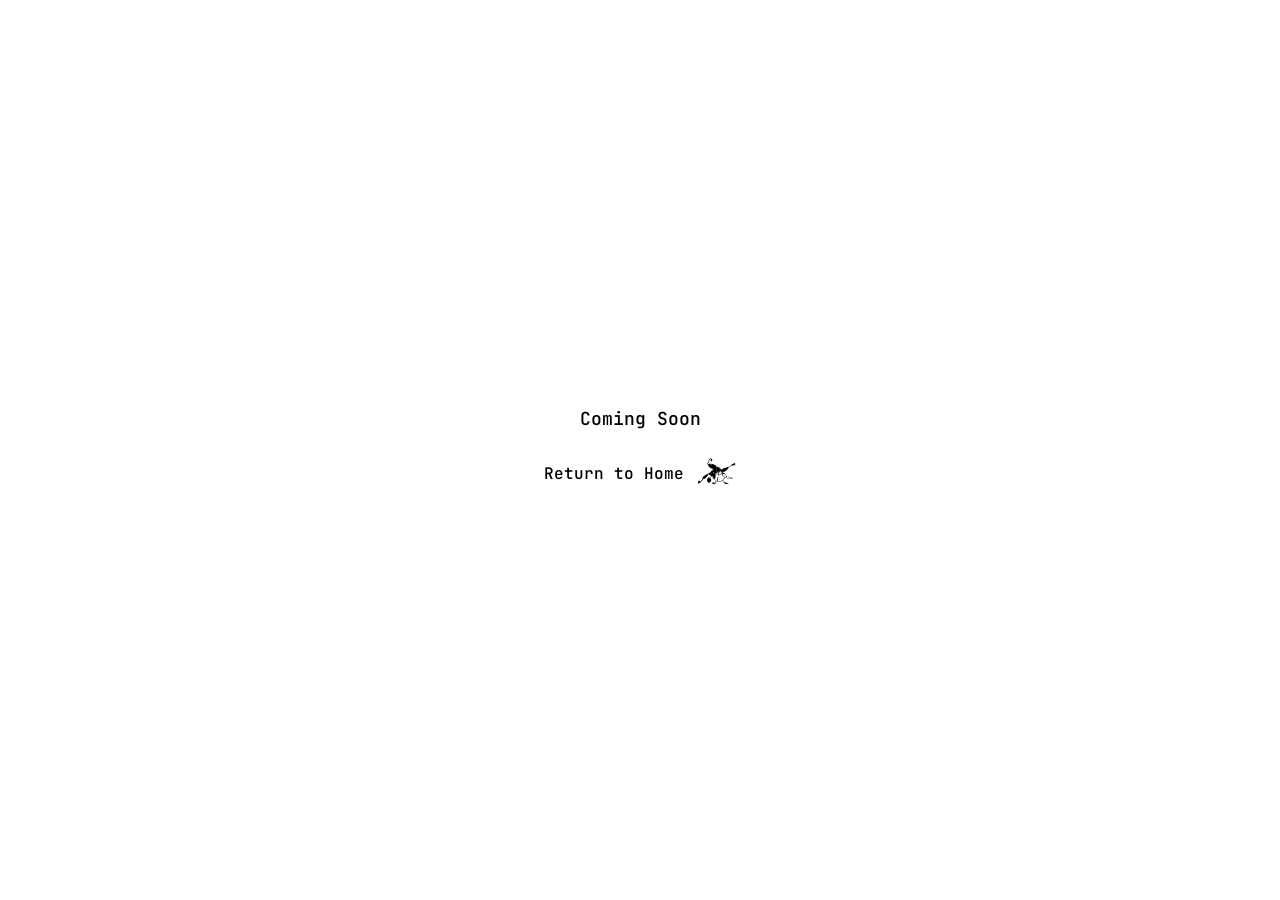
<file: blog.html>
<!DOCTYPE html>
<html lang="en">
<head>
  <meta charset="UTF-8">
  <meta name="viewport" content="width=device-width, initial-scale=1.0">
  <title>Blog — Felt Sense Movement</title>
  <link rel="icon" type="image/png" href="assets/images/favicon.png">
  <link rel="apple-touch-icon" href="assets/images/apple-touch-icon.png">
  <link rel="preconnect" href="https://fonts.googleapis.com">
  <link rel="preconnect" href="https://fonts.gstatic.com" crossorigin>
  <link href="https://fonts.googleapis.com/css2?family=JetBrains+Mono:ital,wght@0,100..800;1,100..800&display=swap" rel="stylesheet">
  <link rel="stylesheet" href="style.css">
</head>
<body class="coming-soon-body">
  <main class="coming-soon">
    <p class="coming-soon__text">Coming Soon</p>
    <a href="index.html" class="kw-return-home__link">
      Return to Home
      <img src="assets/images/FSM-logo.png" alt="Felt Sense Movement logo" class="kw-return-home__logo">
    </a>
  </main>
</body>
</html>
</file>
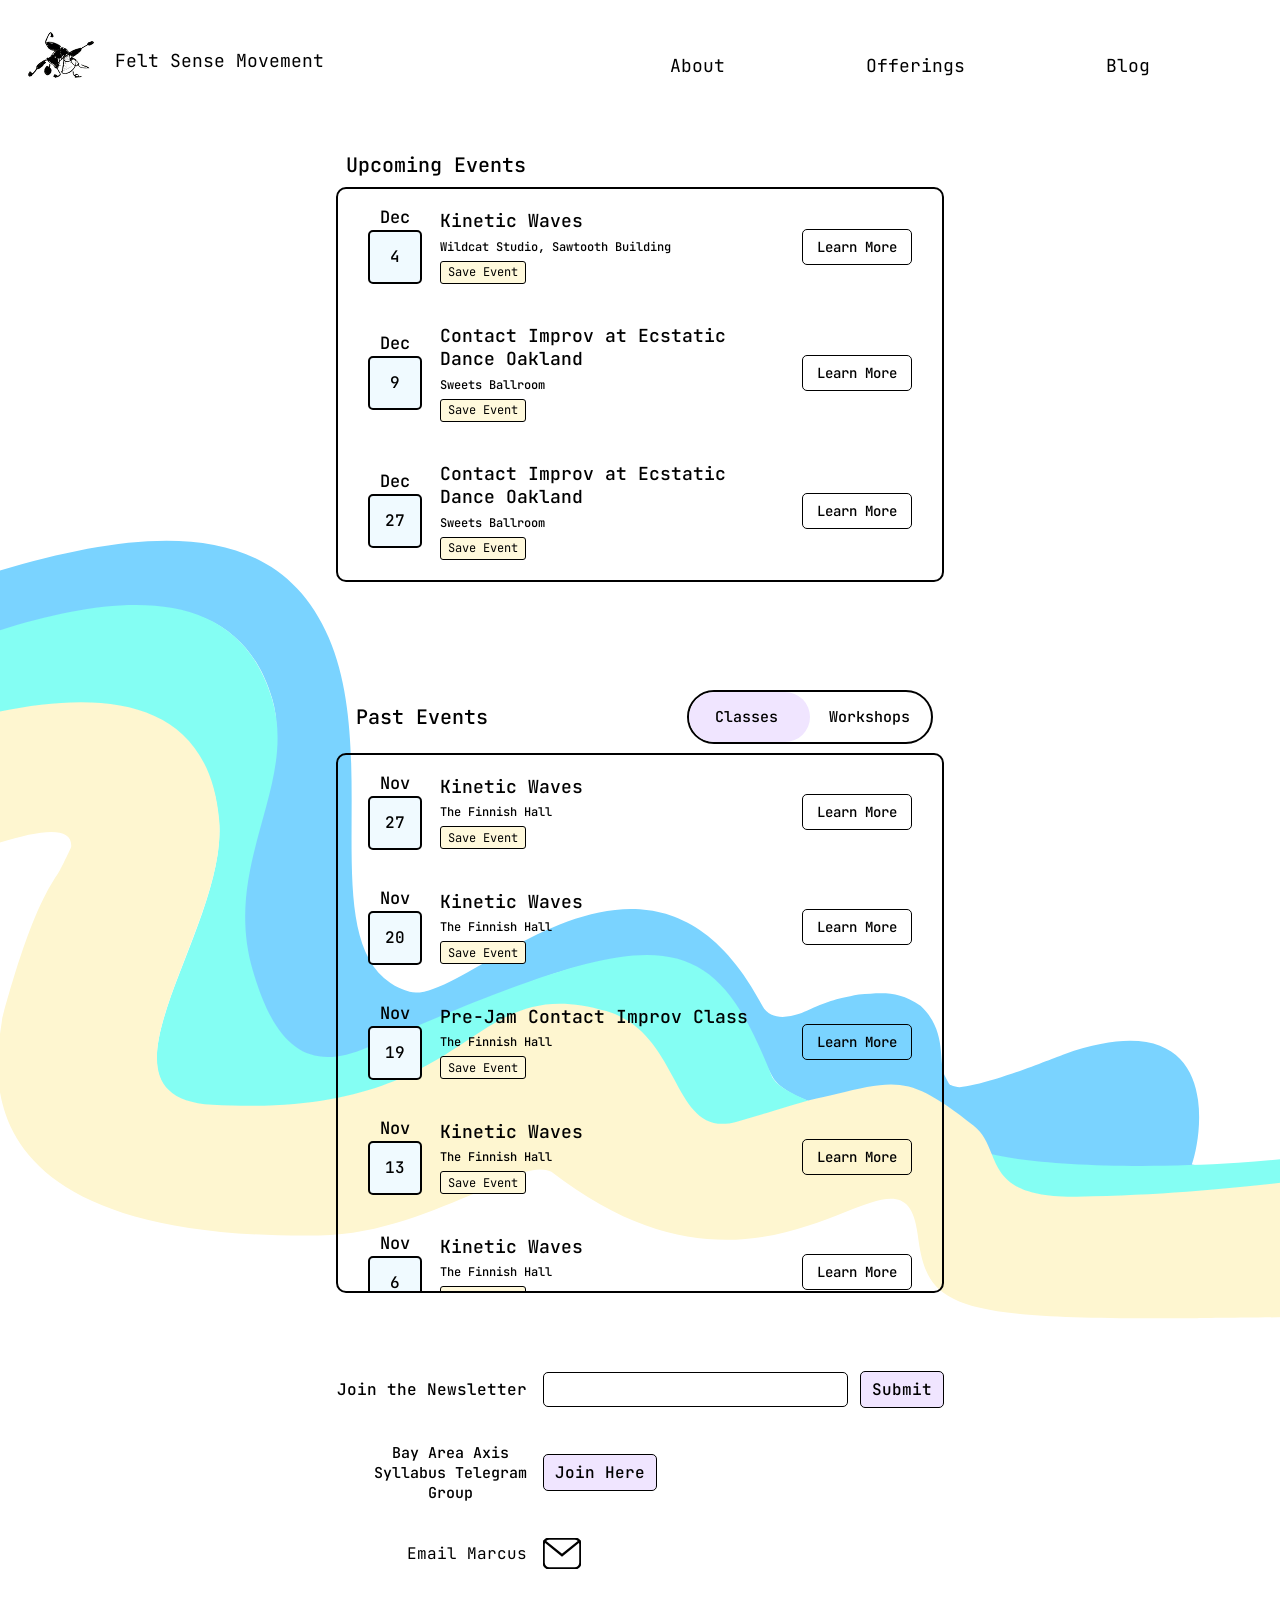
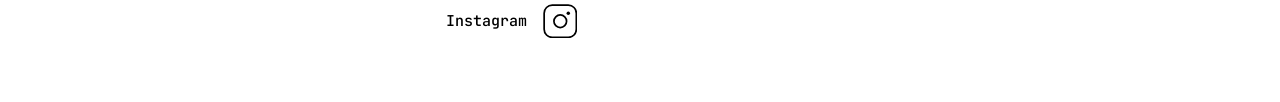
<file: events.html>
<!DOCTYPE html>
<html lang="en">
<head>
  <meta charset="UTF-8">
  <meta name="viewport" content="width=device-width, initial-scale=1.0">
  <title>All Events — Felt Sense Movement</title>
  <link rel="icon" type="image/png" href="assets/images/favicon.png">
  <link rel="apple-touch-icon" href="assets/images/apple-touch-icon.png">
  <link rel="preconnect" href="https://fonts.googleapis.com">
  <link rel="preconnect" href="https://fonts.gstatic.com" crossorigin>
  <link href="https://fonts.googleapis.com/css2?family=JetBrains+Mono:ital,wght@0,100..800;1,100..800&display=swap" rel="stylesheet">
  <link rel="stylesheet" href="style.css?v=20261024b">
</head>
<body>

  <div class="events-desktop-bg" aria-hidden="true">
    <img src="assets/vectors/All-Events-background.svg" alt="">
  </div>

  <header class="site-header">
    <nav class="nav" aria-label="Main navigation">

      <a href="index.html" class="nav__brand">
        <img
          src="assets/images/FSM-logo.png"
          alt="Felt Sense Movement logo"
          class="nav__logo"
          width="43"
          height="43">
        <span class="nav__brand-name">Felt Sense Movement</span>
      </a>

      <ul class="nav__links" role="list">

        <li class="nav__item">
          <a href="about.html" class="nav__link">About</a>
        </li>

        <li class="nav__item nav__item--has-dropdown">
          <button
            class="nav__link nav__link--trigger"
            type="button"
            aria-haspopup="true"
            aria-expanded="false">
            Offerings
          </button>

          <ul class="nav__dropdown" role="list" aria-label="Offerings pages">
            <li>
              <a href="offerings/kinetic-waves.html" class="nav__dropdown-link">
                Kinetic<br>Waves
              </a>
            </li>
            <li>
              <a href="offerings/resonance-response.html" class="nav__dropdown-link">
                Resonance &amp;<br>Response
              </a>
            </li>
            <li>
              <a href="offerings/the-overscore.html" class="nav__dropdown-link">
                The Overscore
              </a>
            </li>
            <li>
              <a href="offerings/felt-sense-fall-intensive.html" class="nav__dropdown-link">
                Felt Sense<br>Fall Intensive
              </a>
            </li>
            <li>
              <a href="events.html" class="nav__dropdown-link">
                All Events
              </a>
            </li>
          </ul>
        </li>

        <li class="nav__item">
          <a href="blog.html" class="nav__link">Blog</a>
        </li>

      </ul>

    </nav>
  </header>

  <main class="events-page">

    <section class="events-page__section">
      <h2 class="events-page__heading">Upcoming Events</h2>
      <div class="calendar-container events-page__calendar events-page__calendar--upcoming">
        <ol class="calendar-list" id="calendar-list" role="list">
          <!-- FILLER — remove before launch -->
          <li class="event-card">
            <div class="event-date">
              <span class="event-date__month">JUN</span>
              <div class="event-date__day-box">
                <span class="event-date__day">15</span>
              </div>
            </div>
            <div class="event-text">
              <p class="event-text__title">Kinetic Waves</p>
              <a class="event-text__location" href="#" target="_blank" rel="noopener noreferrer">Dance Mission Theater</a>
              <button class="event-save-btn" type="button">Save Event</button>
            </div>
            <a class="learn-more-btn" href="#" target="_blank" rel="noopener noreferrer"><span>Learn</span><span>More</span></a>
          </li>
          <li class="event-card">
            <div class="event-date">
              <span class="event-date__month">JUL</span>
              <div class="event-date__day-box">
                <span class="event-date__day">3</span>
              </div>
            </div>
            <div class="event-text">
              <p class="event-text__title">The Overscore</p>
              <a class="event-text__location" href="#" target="_blank" rel="noopener noreferrer">Shawl-Anderson Dance Center</a>
              <button class="event-save-btn" type="button">Save Event</button>
            </div>
            <a class="learn-more-btn" href="#" target="_blank" rel="noopener noreferrer"><span>Learn</span><span>More</span></a>
          </li>
        </ol>
      </div>
    </section>

    <div class="events-bg-wrap">
    <svg
      class="events-bg-svg"
      viewBox="0 0 390 703"
      preserveAspectRatio="none"
      fill="none"
      xmlns="http://www.w3.org/2000/svg"
      aria-hidden="true">
      <g clip-path="url(#clip0_179_681)">
        <rect width="390" height="703" fill="white"/>
        <g clip-path="url(#clip1_179_681)">
          <mask id="mask0_179_681" style="mask-type:luminance" maskUnits="userSpaceOnUse" x="-891" y="-469" width="1919" height="1375">
            <path d="M1028 -468.731H-891V905.395H1028V-468.731Z" fill="white"/>
          </mask>
          <g mask="url(#mask0_179_681)">
            <path fill-rule="evenodd" clip-rule="evenodd" d="M-734 142.8V75.72C-416.034 -10.5565 -113.875 -85.3047 -17.123 71.0408C51.5425 182 -31.9353 347.796 65.9457 393.081C73.4524 396.553 82.024 399.318 91.8136 401.293C164.942 416.056 413.075 211.309 567.607 414.394C582.342 433.758 623.919 420.277 628.37 418.834C653.81 410.587 676.105 404.55 697.667 403.756C729.864 402.573 758.369 410.184 776.893 416.275C806.037 425.861 804.345 467.256 813.887 479.84C819.137 486.764 819.83 487.793 821.776 488.426C832.357 491.86 839.207 490.111 853.919 487.953C895.417 481.864 960.104 463.132 974.936 459.536C1107.77 427.319 1147.75 463.468 1155.36 502.603C1160 526.429 1152.66 551.363 1146.94 562.649C1219.02 572.448 1329.87 544.431 1539.51 539.492C1551.97 542.544 1639.06 563.888 1611.06 645.547C1599.41 679.532 1493.41 663.133 1470.13 656.68C1465.96 611.275 1470.36 615.654 1468.81 610.756C1446.42 540.216 1345.02 589.371 992.06 593.482C871.55 594.885 888.408 557.854 862.315 534.222C859.556 531.73 856.331 529.389 852.413 527.256C756.716 475.147 747.961 485.439 630.542 503.415C590.887 493.513 582.523 482.385 580.228 479.333C474.313 338.377 395.076 335.215 24.9018 464.886C-54.2183 492.601 -83.2645 448.898 -132.767 384.794C-199.753 298.042 -58.3348 209.222 -93.6831 127.414C-169.077 -47.0615 -542.3 90.1986 -734 142.8Z" fill="#7AD3FF"/>
            <path fill-rule="evenodd" clip-rule="evenodd" d="M-734 202.64V137.207C-542.337 84.6358 -169.19 -46.6606 -93.8137 127.726C-58.4707 209.487 -161.965 281.761 -119.704 381.428C-90.009 451.475 -46.573 477.626 34.6353 453.23C422.853 336.589 495.317 331.404 579.96 479.456C590.766 498.352 679.477 519.209 875.854 552.742C929.853 561.966 1058.64 567.564 1209.28 560.976C1295.77 557.19 1389.48 547.017 1480.38 537.241C1576.54 526.896 1602.89 555.44 1608.57 559.595C1635.59 579.33 1688.78 659.838 1613.72 672.112C1592.8 675.532 1551.1 674.975 1502.22 672.611C1415.43 668.406 1306.08 658.497 1250.45 654.999C1143.63 648.29 1053.69 633.865 948.363 620.108C939.088 618.899 929.706 617.69 920.178 616.5C717.364 591.08 545.64 520.987 532.718 523.49C442.748 540.913 461.39 441.763 356.536 420.342C163.819 380.974 185.623 522.034 -174.861 507.645C-353.154 500.521 -153.389 343.137 -165.28 242.854C-188.796 44.4798 -595.404 166.132 -734 202.64Z" fill="#84FEF3"/>
            <path fill-rule="evenodd" clip-rule="evenodd" d="M-734 201.464V339.655C-723.171 336.466 -710.682 332.721 -696.984 328.611C-574.688 291.927 -359.639 222.15 -364.772 266.158C-364.82 266.569 -376.739 283.914 -379.606 287.385C-390.32 300.357 -415.87 319.224 -457.775 425.909C-458.106 427.973 -458.637 430.479 -459.247 433.367C-469.347 481.127 -501.598 633.654 -29.6883 628.842C52.3236 628.009 124.701 605.067 184.126 588.219C223.958 576.926 257.477 561.687 283.025 569.352C462.876 665.851 595.896 629.643 678.691 607.108C735.501 591.641 768.657 582.616 777.053 627.363C789.819 695.402 815.233 707.968 1153.28 706.001H1154.36C1178.63 705.852 1357.58 704.794 1394.88 703.161C1458.83 700.367 1462.3 695.643 1478.82 672.368C1474.65 626.954 1470.81 614.828 1469.27 609.923C1455.02 564.992 1408.68 568.615 1285.75 578.234C1215.64 583.72 1120.61 591.155 992.394 592.648C900.935 593.712 888.595 572.64 876.548 552.086C871.044 542.7 865.62 533.421 852.733 526.409C768.097 480.323 751.453 483.036 667.55 496.713C656.555 498.504 644.415 500.482 630.822 502.565C614.497 505.729 598.26 509.143 582.028 512.555C565.796 515.968 549.565 519.381 533.234 522.546C486.439 531.609 469.012 509.141 448.324 482.465C429.223 457.833 407.339 429.613 356.98 419.322C268.764 401.296 225.48 421.071 169.93 446.451C104.077 476.538 20.9866 514.499 -174.634 506.688C-285.319 502.264 -250.36 439.936 -210.737 369.29C-186.507 326.093 -160.535 279.786 -165.048 241.707C-187.236 54.4918 -550.27 152.105 -707.83 194.47C-717.342 197.027 -726.106 199.384 -734 201.464Z" fill="#FEF6D0"/>
          </g>
        </g>
      </g>
      <defs>
        <clipPath id="clip0_179_681">
          <rect width="390" height="703" fill="white"/>
        </clipPath>
        <clipPath id="clip1_179_681">
          <rect width="390" height="581" fill="white" transform="translate(0 76)"/>
        </clipPath>
      </defs>
    </svg>
    </div>

    <section class="events-page__section">
      <div class="calendar-header">
        <h2 class="events-page__heading">Past Events</h2>
        <div class="calendar-toggle" id="past-toggle" role="group" aria-label="Filter past events by category" style="--_active:0">
          <button class="calendar-toggle__btn calendar-toggle__btn--active" type="button" data-category="class">Classes</button>
          <button class="calendar-toggle__btn" type="button" data-category="workshop">Workshops</button>
        </div>
      </div>
      <div class="calendar-container events-page__calendar events-page__calendar--past">
        <ol class="calendar-list" id="past-events-list" role="list">
          <!-- rendered by calendar.js -->
        </ol>
      </div>
    </section>

  </main>

  <footer class="site-footer">
    <div class="contact-inner">

      <form
        class="contact-newsletter"
        action="PLACEHOLDER_GOOGLE_SHEET_WEBHOOK_URL"
        method="POST">
        <p class="contact-newsletter__label">Join the Newsletter</p>
        <div class="contact-newsletter__fields">
          <input
            class="contact-newsletter__input"
            type="email"
            id="newsletter-email"
            name="email"
            aria-label="Email address"
            required>
          <button class="contact-btn" type="submit">Submit</button>
        </div>
      </form>

      <div class="contact-row">
        <span class="contact-row__label">Bay Area Axis<br>Syllabus Telegram<br>Group</span>
        <a
          class="contact-btn"
          href="https://t.me/BayAreaAxisSyllabus"
          target="_blank"
          rel="noopener noreferrer">
          Join Here
        </a>
      </div>

      <div class="contact-row">
        <button type="button" class="contact-row__label contact-email-trigger" aria-haspopup="true" aria-expanded="false">Email Marcus</button>
        <span class="contact-email-wrap">
          <button type="button" class="contact-icon-link contact-email-trigger" aria-haspopup="true" aria-expanded="false" aria-label="Email Marcus">
            <svg
              class="contact-icon contact-icon--email"
              viewBox="0 0 33 27"
              fill="none"
              xmlns="http://www.w3.org/2000/svg"
              aria-hidden="true">
              <rect x="0.5" y="0.5" width="32" height="26" rx="5" stroke="currentColor" stroke-width="2"/>
              <path d="M0.5 2L16.5 15L32.5 2" stroke="currentColor" stroke-width="2"/>
            </svg>
          </button>
          <ul class="contact-email-menu" hidden>
            <li><a href="mailto:marcus.jpvanduren@gmail.com">Default Mail App</a></li>
            <li class="contact-email-menu__gmail"><a href="https://mail.google.com/mail/?view=cm&fs=1&to=marcus.jpvanduren@gmail.com" target="_blank" rel="noopener noreferrer">Gmail</a></li>
            <li><button type="button" class="contact-email-menu__copy" data-email="marcus.jpvanduren@gmail.com">Copy Email</button></li>
          </ul>
        </span>
      </div>

      <div class="contact-row">
        <span class="contact-row__label">Instagram</span>
        <a
          class="contact-icon-link"
          href="https://instagram.com/marcusvanduren"
          target="_blank"
          rel="noopener noreferrer">
          <svg
            class="contact-icon contact-icon--instagram"
            viewBox="0 0 30 30"
            fill="none"
            xmlns="http://www.w3.org/2000/svg"
            aria-hidden="true">
            <rect x="1" y="1" width="28" height="28" rx="7" stroke="currentColor" stroke-width="1.5"/>
            <circle cx="15" cy="15" r="5.5" stroke="currentColor" stroke-width="1.5"/>
            <circle cx="22" cy="8" r="1.5" fill="currentColor"/>
          </svg>
        </a>
      </div>

    </div>
  </footer>

  <script src="nav.js" defer></script>
  <script src="cal-menu.js?v=20261024c" defer></script>
  <script src="calendar.js?v=20261024b" defer></script>
  <script src="contact-email-menu.js" defer></script>

</body>
</html>
</file>
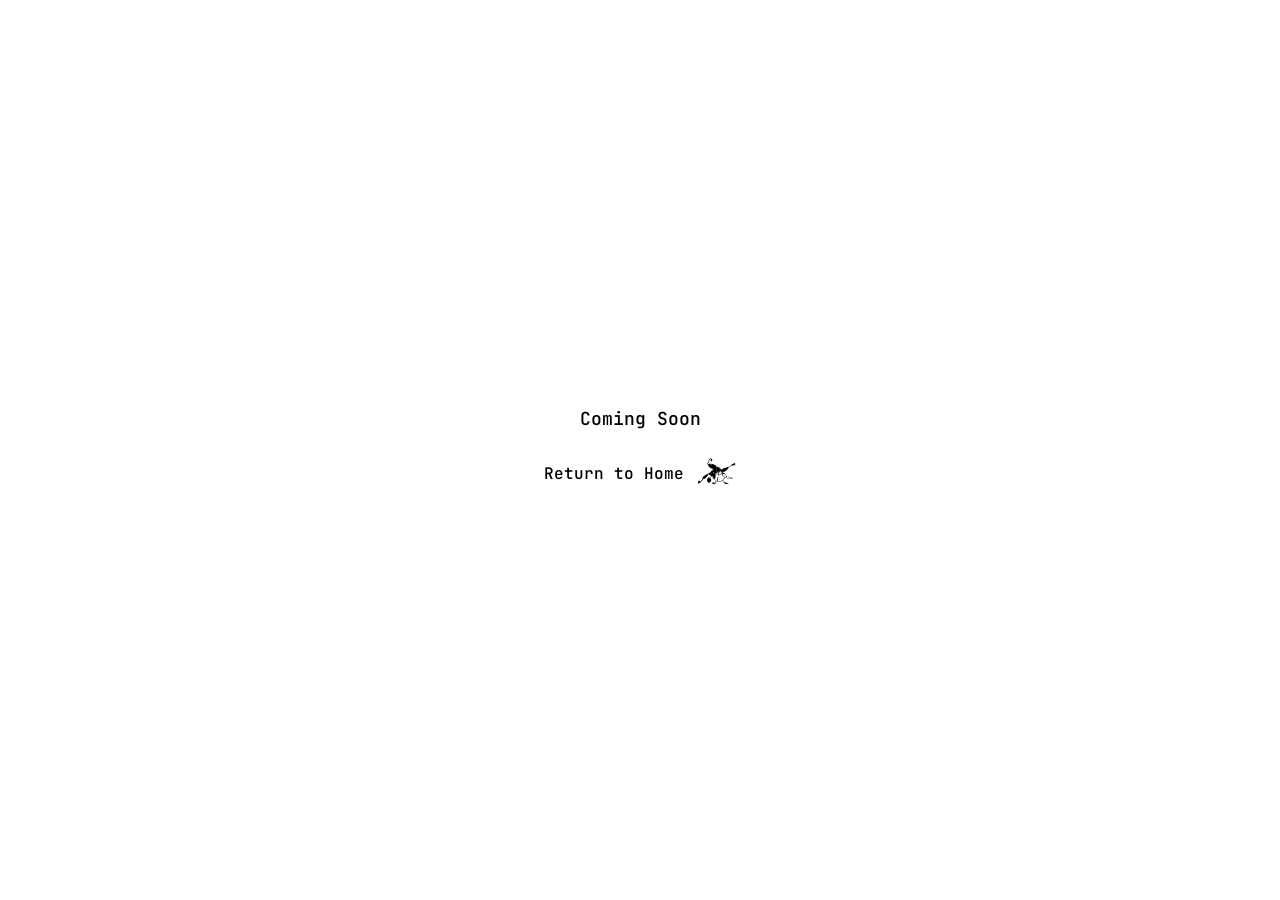
<file: offerings/felt-sense-fall-intensive.html>
<!DOCTYPE html>
<html lang="en">
<head>
  <meta charset="UTF-8">
  <meta name="viewport" content="width=device-width, initial-scale=1.0">
  <title>Felt Sense Fall Intensive — Felt Sense Movement</title>
  <link rel="icon" type="image/png" href="../assets/images/favicon.png">
  <link rel="apple-touch-icon" href="../assets/images/apple-touch-icon.png">
  <link rel="preconnect" href="https://fonts.googleapis.com">
  <link rel="preconnect" href="https://fonts.gstatic.com" crossorigin>
  <link href="https://fonts.googleapis.com/css2?family=JetBrains+Mono:ital,wght@0,100..800;1,100..800&display=swap" rel="stylesheet">
  <link rel="stylesheet" href="../style.css">
</head>
<body class="coming-soon-body">
  <main class="coming-soon">
    <p class="coming-soon__text">Coming Soon</p>
    <a href="../index.html" class="kw-return-home__link">
      Return to Home
      <img src="../assets/images/FSM-logo.png" alt="Felt Sense Movement logo" class="kw-return-home__logo">
    </a>
  </main>
</body>
</html>
</file>
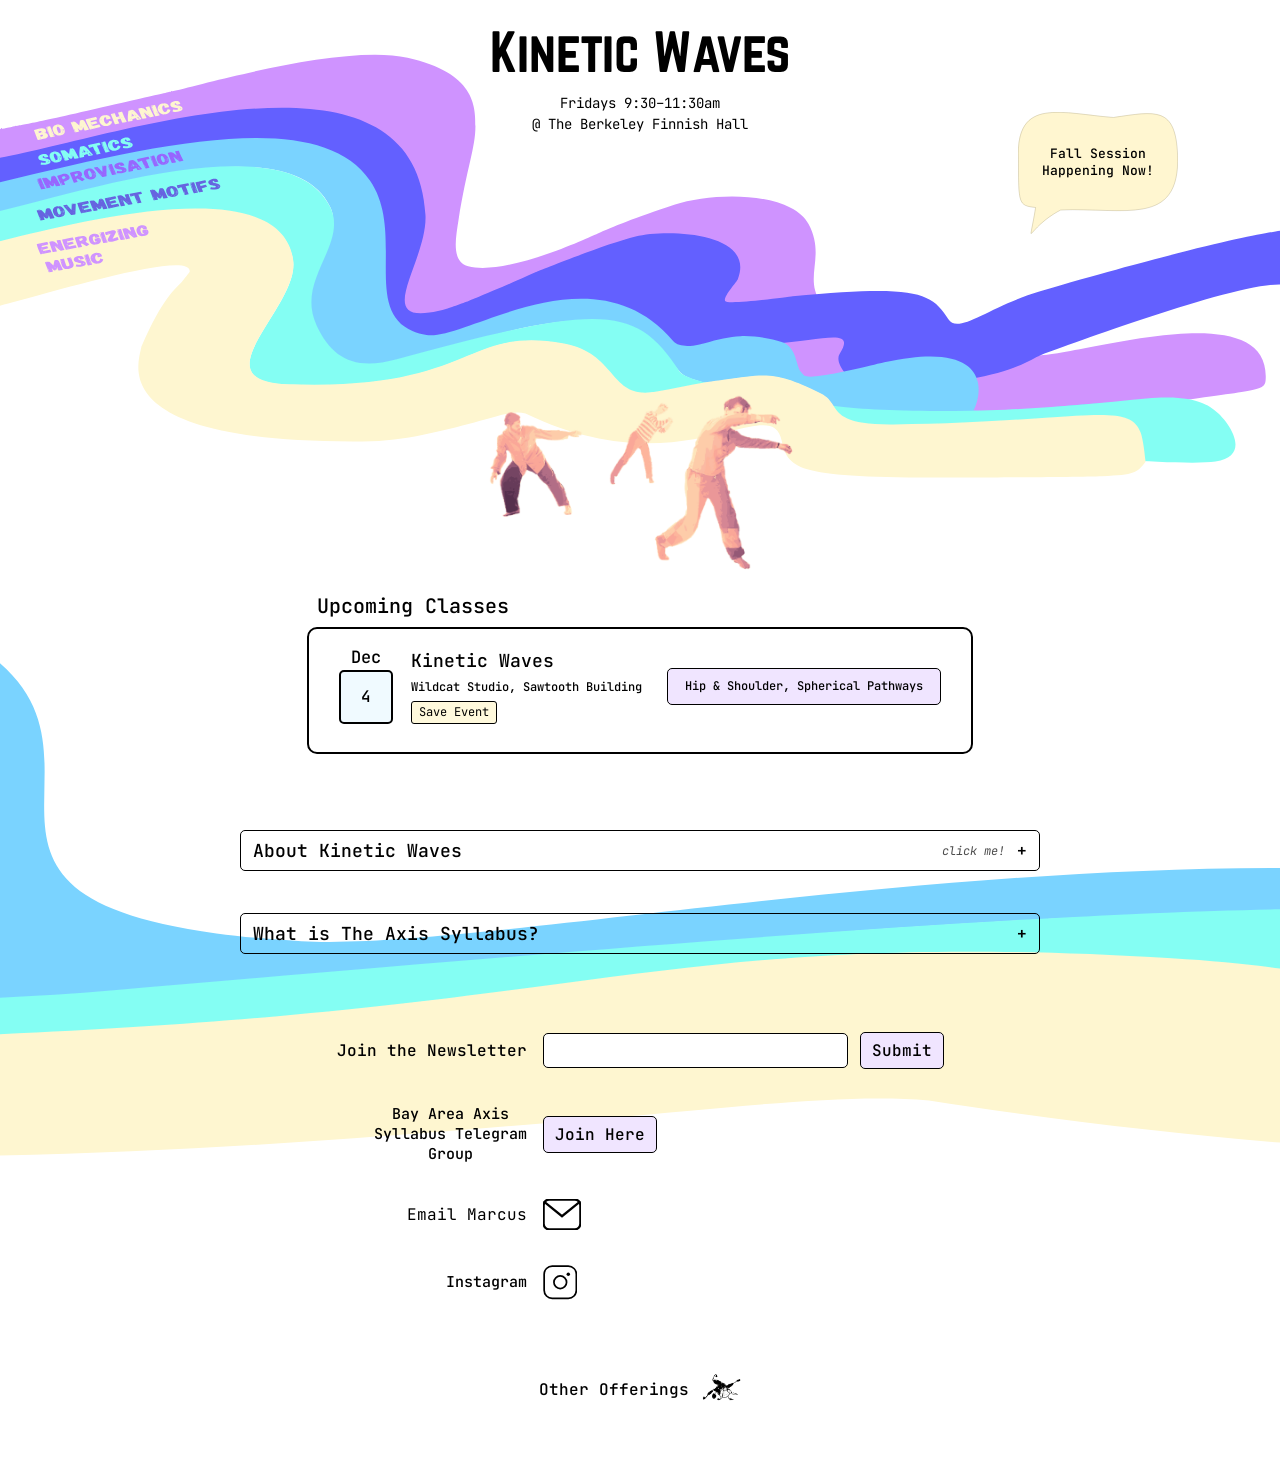
<file: offerings/kinetic-waves.html>
<!DOCTYPE html>
<html lang="en">
<head>
  <meta charset="UTF-8">
  <meta name="viewport" content="width=device-width, initial-scale=1.0">
  <title>Kinetic Waves — Felt Sense Movement</title>
  <link rel="icon" type="image/png" href="../assets/images/favicon.png">
  <link rel="apple-touch-icon" href="../assets/images/apple-touch-icon.png">
  <link rel="preconnect" href="https://fonts.googleapis.com">
  <link rel="preconnect" href="https://fonts.gstatic.com" crossorigin>
  <link href="https://fonts.googleapis.com/css2?family=JetBrains+Mono:ital,wght@0,100..800;1,100..800&display=swap" rel="stylesheet">
  <link rel="stylesheet" href="../style.css?v=20261024b">
</head>
<body class="kw-body">

  <main class="kw-page">
    <section class="kw-hero" aria-label="Kinetic Waves">
      <div class="kw-hero__text">
        <h1 class="kw-hero__title">Kinetic Waves</h1>

        <p class="kw-hero__details">
          Fridays 9:30–11:30am<br>
          @ The Berkeley Finnish Hall
        </p>
      </div>

      <div class="kw-hero__waves">
        <img src="../assets/vectors/KW-vector-mobile-1.svg" alt="" class="kw-hero__bg">

        <div class="kw-hero__bubble">
          <img src="../assets/vectors/speech-bubble-vector.svg" alt="" class="kw-hero__bubble-svg">
          <p class="kw-hero__bubble-text">Fall Session<br>Happening Now!</p>
        </div>

      </div>

      <div class="kw-hero__desktop-bg-wrap">
        <img
          src="../assets/vectors/KW-vector-words.svg"
          alt=""
          class="kw-desktop-bg"
          aria-hidden="true">

        <div class="kw-hero__bubble kw-hero__bubble--desktop">
          <img src="../assets/vectors/speech-bubble-vector.svg" alt="" class="kw-hero__bubble-svg">
          <p class="kw-hero__bubble-text">Fall Session<br>Happening Now!</p>
        </div>
      </div>

      <img
        src="../assets/images/dancers-img.png"
        alt="Dancing figures in fluid somatic movement"
        class="kw-hero__dancers">
    </section>

    <!-- ─ Background wrap: calendar + about ──────────── -->
    <div class="kw-bg-wrap">

    <!-- ─ Upcoming Classes ─────────────────────────── -->
    <section class="kw-calendar" aria-label="Upcoming Kinetic Waves classes">
      <h2 class="calendar-heading">Upcoming Classes</h2>
      <div class="kw-calendar__container">
        <ol class="calendar-list" id="kw-calendar-list" role="list">
          <!-- rendered by kw-page.js -->
        </ol>
      </div>
    </section>

    <!-- ─ About ────────────────────────────────────── -->
    <section class="kw-about" aria-label="About Kinetic Waves">

      <div class="rr-accordion">
        <button class="rr-accordion__toggle" type="button" aria-expanded="false">
          About Kinetic Waves
          <span class="rr-accordion__hint" aria-hidden="true">click me!</span>
          <span class="rr-accordion__indicator" aria-hidden="true">+</span>
        </button>
        <div class="rr-accordion__body">
          <div class="rr-accordion__inner">
            <p class="kw-about__body">
              Friday Morning Dance Class rooted in the study and application of The Axis Syllabus©
            </p>
            <p class="kw-about__body">
              Facilitated by AS Teacher Candidate, Marcus van Duren
            </p>
            <p class="kw-about__body">
              $20 drop in / Notaflof
            </p>
            <p class="kw-about__body">
              We begin by zooming in on a particular anatomical relationship, body part, or concept, exploring it through solo movement and/or hands-on partner work. At some point a movement phrase is introduced and we learn it together. We focus on specific movement motifs to explore new possibilities and make deeper contact with the principles at hand. Some things are more easily felt at speed, or in causal relationship with what comes before and after. Sometimes the phrase corresponds to a rhythmic motif of the music, helping us to feel moments of suspense, bounce, or recoil.
            </p>
            <p class="kw-about__body">
              Ultimately, this class is about creating a space for people to conduct research with their own bodies. It's not just about adding new information, it's about learning to listen close to the ancient intelligence already present in our bones and tissues. This class is a place to practice moving in right relationship to our anatomy and discover the joyous potentials of moving in concert with thousands of years of evolution. An invitation to listen to, and harmonize with, the nature that we are.
            </p>
          </div>
        </div>
      </div>

      <div class="rr-accordion">
        <button class="rr-accordion__toggle" type="button" aria-expanded="false">
          What is The Axis Syllabus?
          <span class="rr-accordion__indicator" aria-hidden="true">+</span>
        </button>
        <div class="rr-accordion__body">
          <div class="rr-accordion__inner">
            <p class="kw-about__body">
              The Axis Syllabus is an educational perspective and reference system for human movement that is assembled, revised and tested by a growing international network of dancing researchers and was initiated in the mid 90's by the American dancer, teacher, author and choreographer Frey Faust. (definition from Movement Artisans)
            </p>
          </div>
        </div>
      </div>

    </section>

    <!-- ─ Contact ──────────────────────────────────── -->
    <div class="kw-contact-wrap">
      <section class="mobile-contact-section" aria-label="Contact">

        <div class="mobile-contact__newsletter">
          <p class="mobile-contact__newsletter-label">Join the Newsletter</p>
          <form class="mobile-contact__form" action="https://formspree.io/f/mzdqdeap" method="POST">
            <input type="hidden" name="_subject" value="New Felt Sense Movement Newsletter Signup">
            <input
              class="mobile-contact__input"
              type="email"
              name="email"
              aria-label="Email address"
              required>
            <button class="mobile-contact__submit" type="submit">Submit</button>
          </form>
        </div>

        <div class="mobile-contact__telegram">
          <span class="mobile-contact__telegram-label">Bay Area Axis<br>Syllabus Telegram<br>Group</span>
          <a
            class="mobile-contact__btn"
            href="https://t.me/BayAreaAxisSyllabus"
            target="_blank"
            rel="noopener noreferrer">Join Here</a>
        </div>

        <div class="mobile-contact__row">
          <button type="button" class="mobile-contact__row-label contact-email-trigger" aria-haspopup="true" aria-expanded="false">Email Marcus</button>
          <span class="contact-email-wrap">
            <button type="button" class="contact-icon-link contact-email-trigger" aria-haspopup="true" aria-expanded="false" aria-label="Email Marcus">
              <svg
                class="contact-icon contact-icon--email"
                viewBox="0 0 33 27"
                fill="none"
                xmlns="http://www.w3.org/2000/svg"
                aria-hidden="true">
                <rect x="0.5" y="0.5" width="32" height="26" rx="5" stroke="currentColor" stroke-width="2"/>
                <path d="M0.5 2L16.5 15L32.5 2" stroke="currentColor" stroke-width="2"/>
              </svg>
            </button>
            <ul class="contact-email-menu" hidden>
              <li><a href="mailto:marcus.jpvanduren@gmail.com">Default Mail App</a></li>
              <li class="contact-email-menu__gmail"><a href="https://mail.google.com/mail/?view=cm&fs=1&to=marcus.jpvanduren@gmail.com" target="_blank" rel="noopener noreferrer">Gmail</a></li>
              <li><button type="button" class="contact-email-menu__copy" data-email="marcus.jpvanduren@gmail.com">Copy Email</button></li>
            </ul>
          </span>
        </div>

        <div class="mobile-contact__row">
          <span class="mobile-contact__row-label">Instagram</span>
          <a
            class="contact-icon-link"
            href="https://instagram.com/marcusvanduren"
            target="_blank"
            rel="noopener noreferrer">
            <svg
              class="contact-icon contact-icon--instagram"
              viewBox="0 0 30 30"
              fill="none"
              xmlns="http://www.w3.org/2000/svg"
              aria-hidden="true">
              <rect x="1" y="1" width="28" height="28" rx="7" stroke="currentColor" stroke-width="1.5"/>
              <circle cx="15" cy="15" r="5.5" stroke="currentColor" stroke-width="1.5"/>
              <circle cx="22" cy="8" r="1.5" fill="currentColor"/>
            </svg>
          </a>
        </div>

      </section>
    </div>

    <footer class="site-footer kw-desktop-contact">
      <div class="contact-inner">

        <form
          class="contact-newsletter"
          action="https://formspree.io/f/mzdqdeap"
          method="POST">
          <input type="hidden" name="_subject" value="New Felt Sense Movement Newsletter Signup">
          <p class="contact-newsletter__label">Join the Newsletter</p>
          <div class="contact-newsletter__fields">
            <input
              class="contact-newsletter__input"
              type="email"
              name="email"
              aria-label="Email address"
              required>
            <button class="contact-btn" type="submit">Submit</button>
          </div>
        </form>

        <div class="contact-row">
          <span class="contact-row__label">Bay Area Axis<br>Syllabus Telegram<br>Group</span>
          <a
            class="contact-btn"
            href="https://t.me/BayAreaAxisSyllabus"
            target="_blank"
            rel="noopener noreferrer">
            Join Here
          </a>
        </div>

        <div class="contact-row">
          <button type="button" class="contact-row__label contact-email-trigger" aria-haspopup="true" aria-expanded="false">Email Marcus</button>
          <span class="contact-email-wrap">
            <button type="button" class="contact-icon-link contact-email-trigger" aria-haspopup="true" aria-expanded="false" aria-label="Email Marcus">
              <svg
                class="contact-icon contact-icon--email"
                viewBox="0 0 33 27"
                fill="none"
                xmlns="http://www.w3.org/2000/svg"
                aria-hidden="true">
                <rect x="0.5" y="0.5" width="32" height="26" rx="5" stroke="currentColor" stroke-width="2"/>
                <path d="M0.5 2L16.5 15L32.5 2" stroke="currentColor" stroke-width="2"/>
              </svg>
            </button>
            <ul class="contact-email-menu" hidden>
              <li><a href="mailto:marcus.jpvanduren@gmail.com">Default Mail App</a></li>
              <li class="contact-email-menu__gmail"><a href="https://mail.google.com/mail/?view=cm&fs=1&to=marcus.jpvanduren@gmail.com" target="_blank" rel="noopener noreferrer">Gmail</a></li>
              <li><button type="button" class="contact-email-menu__copy" data-email="marcus.jpvanduren@gmail.com">Copy Email</button></li>
            </ul>
          </span>
        </div>

        <div class="contact-row">
          <span class="contact-row__label">Instagram</span>
          <a
            class="contact-icon-link"
            href="https://instagram.com/marcusvanduren"
            target="_blank"
            rel="noopener noreferrer">
            <svg
              class="contact-icon contact-icon--instagram"
              viewBox="0 0 30 30"
              fill="none"
              xmlns="http://www.w3.org/2000/svg"
              aria-hidden="true">
              <rect x="1" y="1" width="28" height="28" rx="7" stroke="currentColor" stroke-width="1.5"/>
              <circle cx="15" cy="15" r="5.5" stroke="currentColor" stroke-width="1.5"/>
              <circle cx="22" cy="8" r="1.5" fill="currentColor"/>
            </svg>
          </a>
        </div>

      </div>
    </footer>

    </div><!-- close .kw-bg-wrap -->

    <div class="kw-return-home">
      <a href="../index.html" class="kw-return-home__link">
        Other Offerings
        <img src="../assets/images/FSM-logo.png" alt="Felt Sense Movement logo" class="kw-return-home__logo">
      </a>
    </div>

  </main>

  <script src="../rr-accordion.js" defer></script>
  <script src="../cal-menu.js?v=20261024c" defer></script>
  <script src="../kw-page.js?v=20261024b" defer></script>
  <script src="../contact-email-menu.js" defer></script>
</body>
</html>
</file>
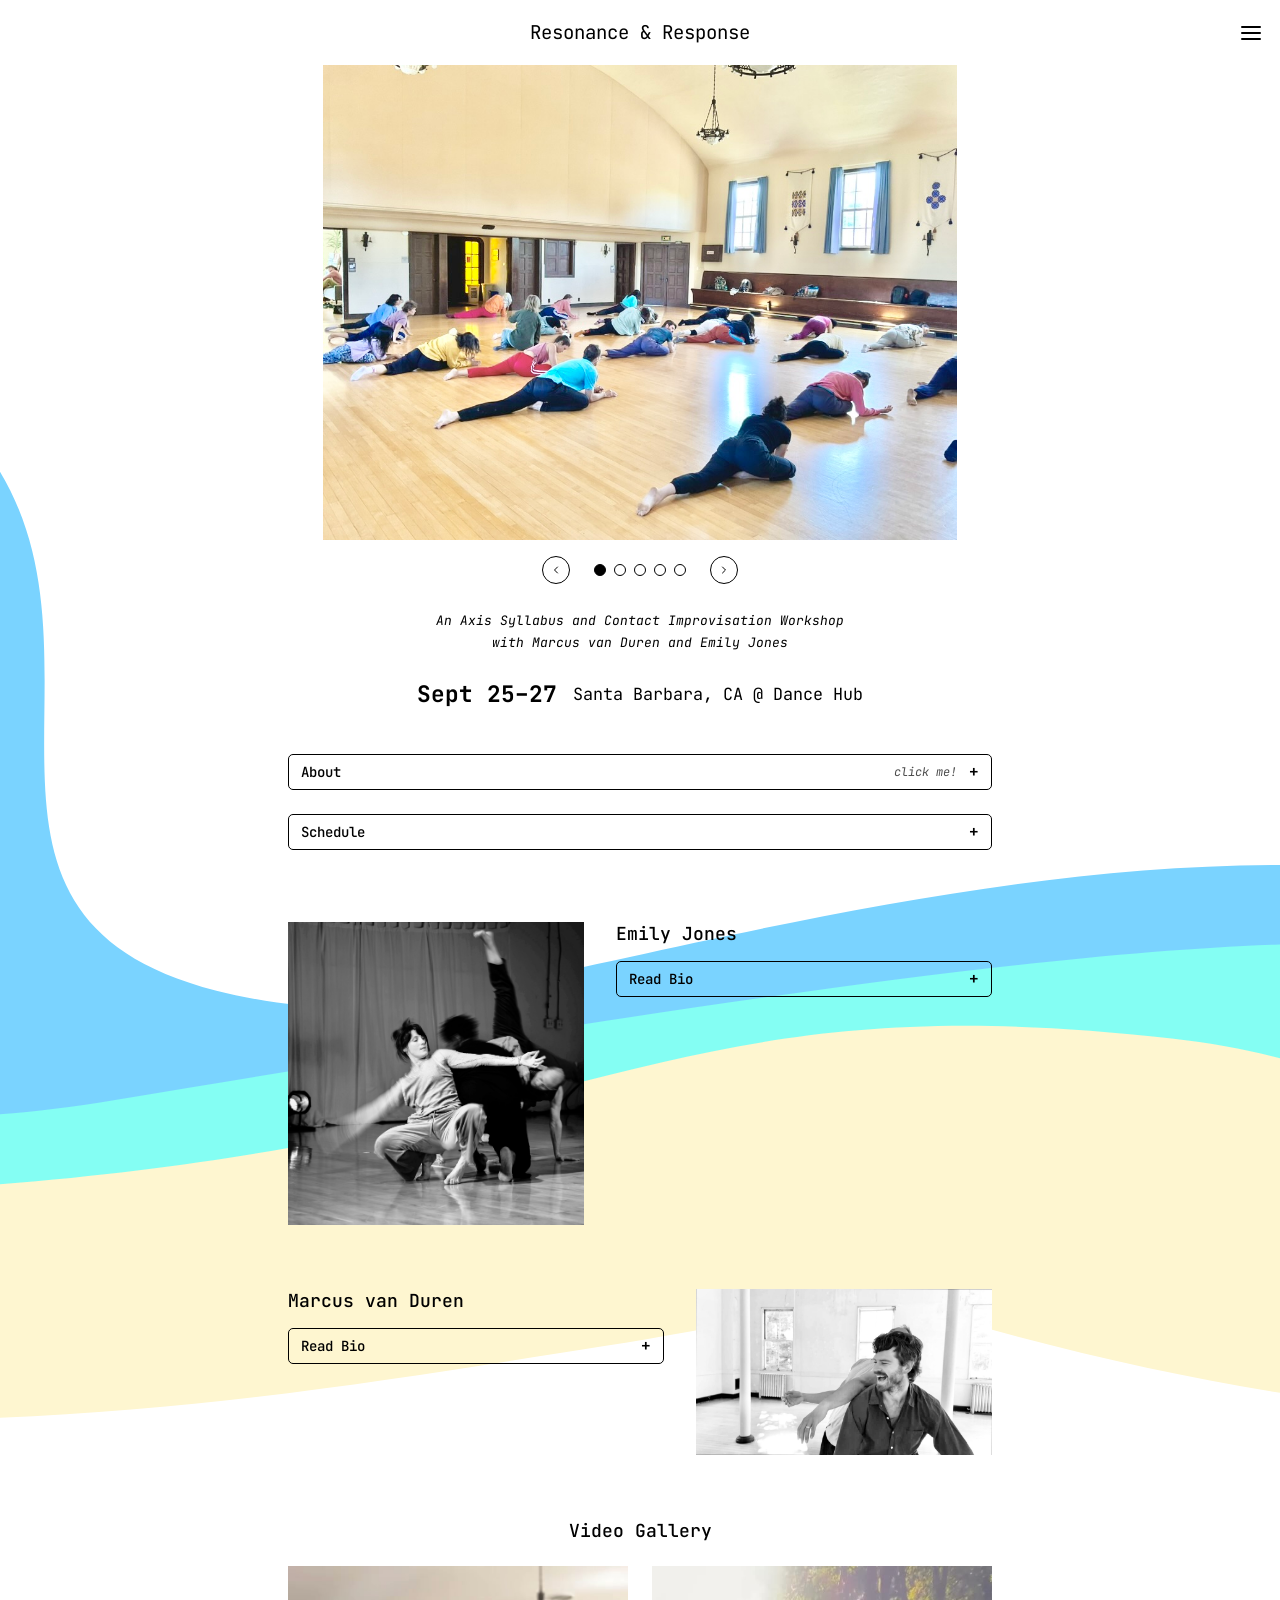
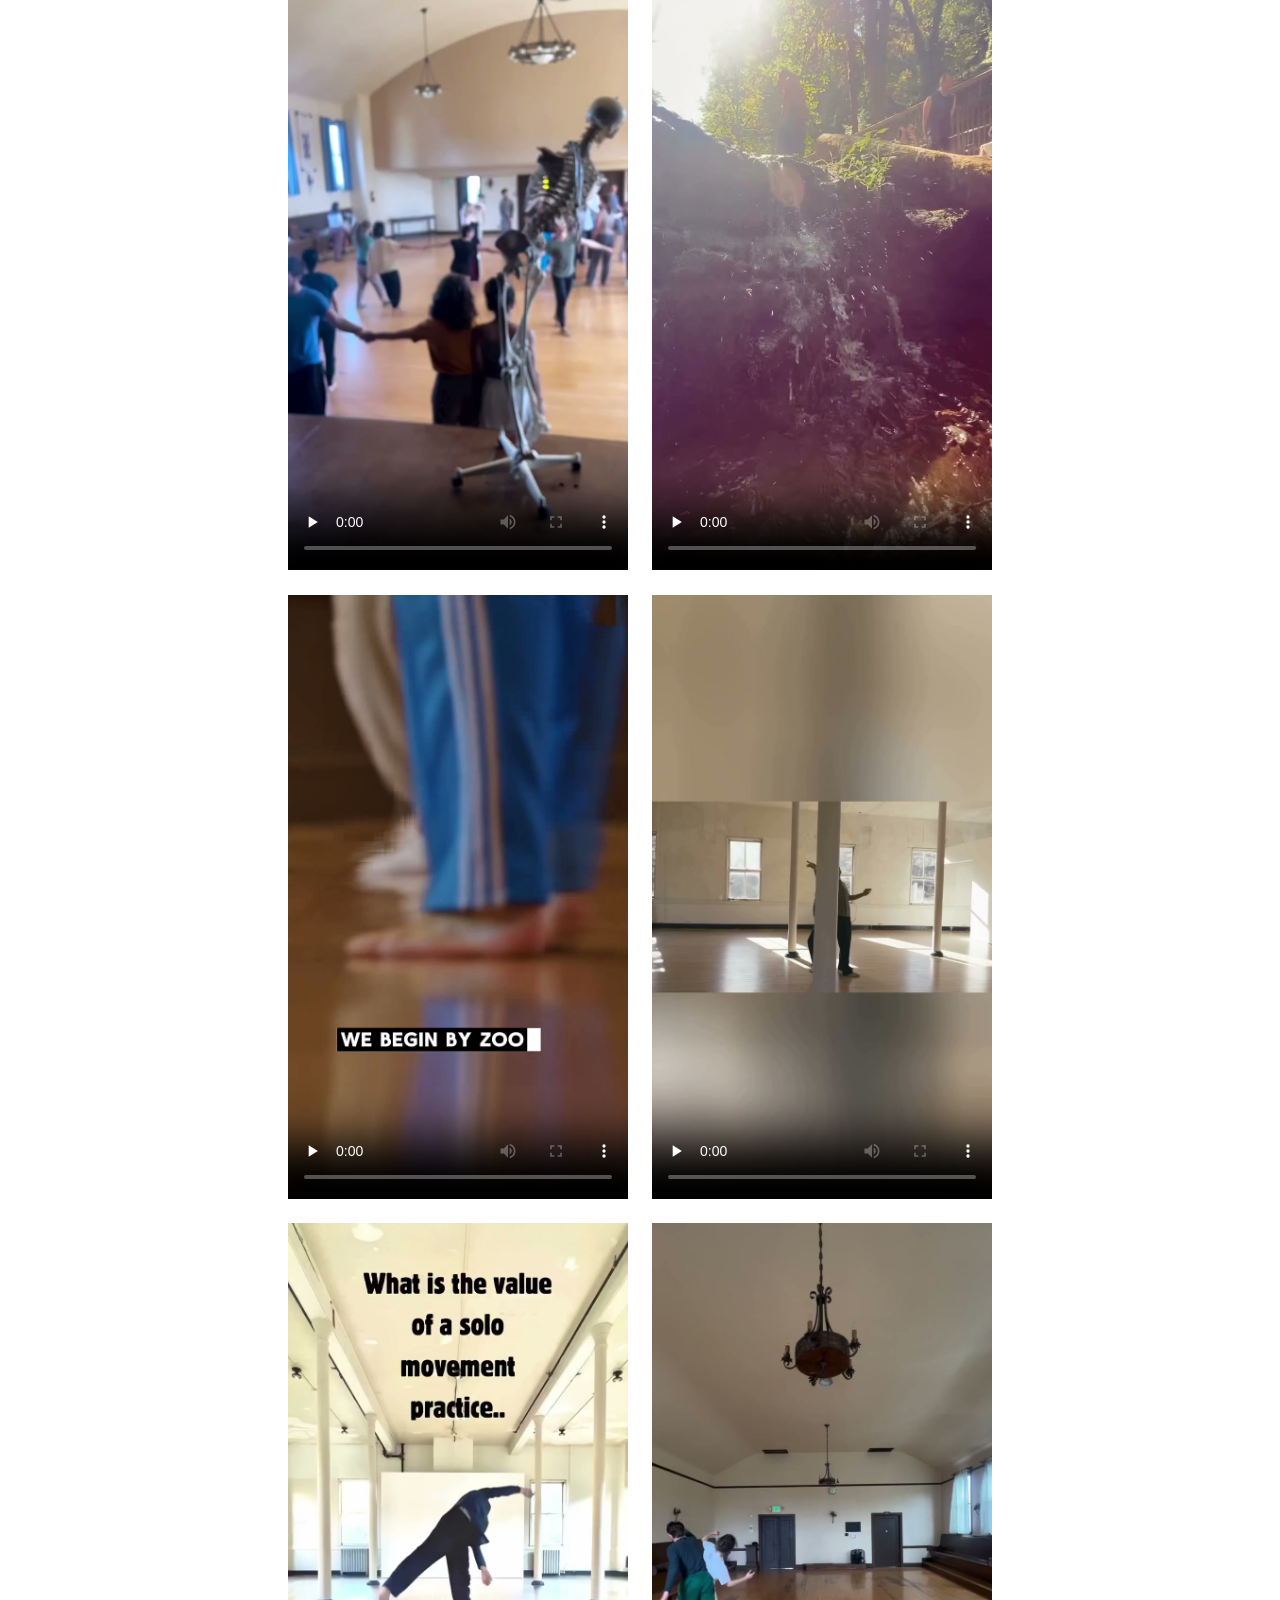
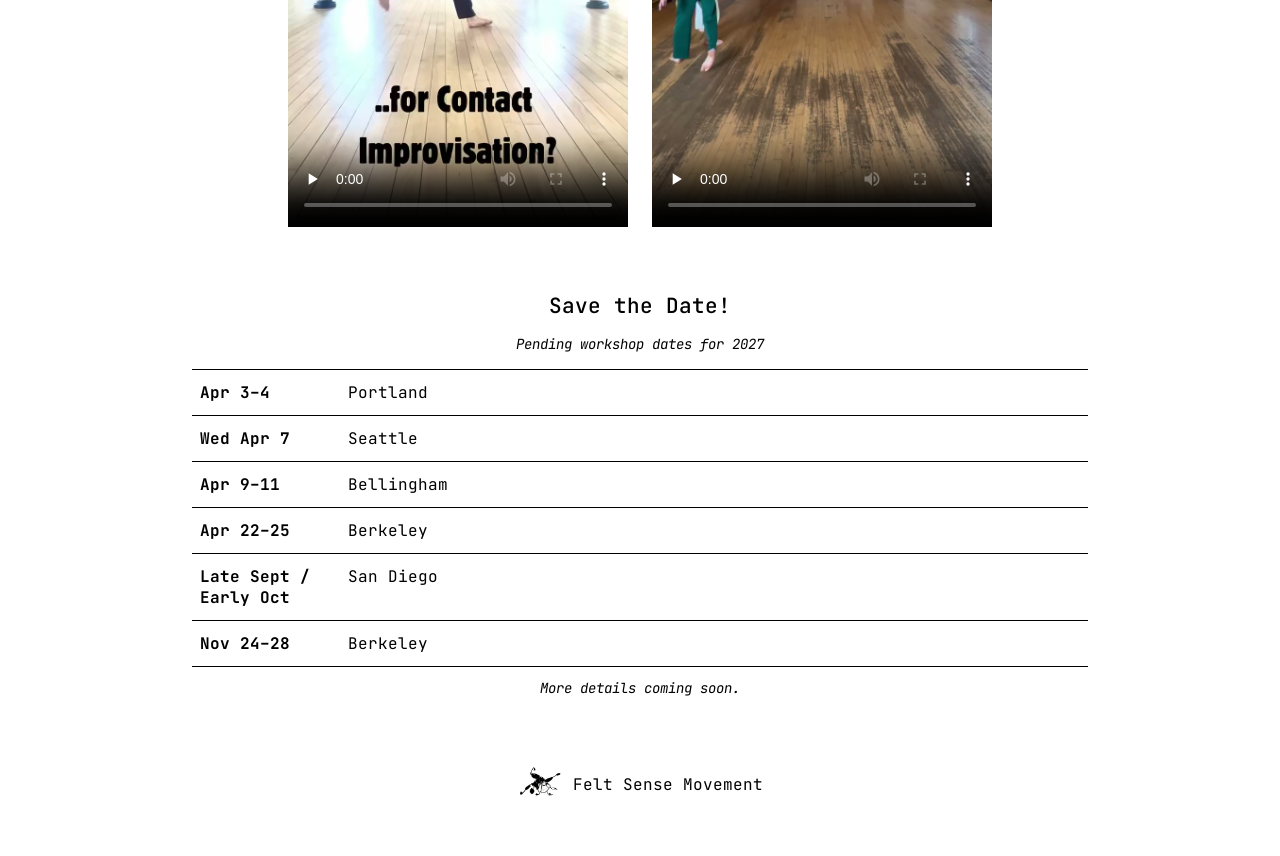
<file: offerings/resonance-response.html>
<!DOCTYPE html>
<html lang="en">
<head>
  <meta charset="UTF-8">
  <meta name="viewport" content="width=device-width, initial-scale=1.0">
  <title>Resonance &amp; Response — Felt Sense Movement</title>
  <link rel="icon" type="image/png" href="../assets/images/favicon.png">
  <link rel="apple-touch-icon" href="../assets/images/apple-touch-icon.png">
  <link rel="preconnect" href="https://fonts.googleapis.com">
  <link rel="preconnect" href="https://fonts.gstatic.com" crossorigin>
  <link href="https://fonts.googleapis.com/css2?family=JetBrains+Mono:ital,wght@0,100..800;1,100..800&display=swap" rel="stylesheet">
  <link rel="stylesheet" href="../style.css?v=20261029a">
  <style>
    .rr-sched{font-family:'JetBrains Mono',monospace;box-sizing:border-box;width:92%;max-width:92%;margin:0 auto 25px;background:transparent;display:grid;grid-template-columns:28px repeat(3,1fr);grid-template-rows:auto auto;gap:3px}
    .rr-sched__hdr{border:1px solid #000;text-align:center;padding:5px 0;font-size:13px;font-weight:500;letter-spacing:.1em}
    .rr-sched__axis{position:relative;height:449.28px}
    .rr-sched__tick{position:absolute;right:2px;font-size:9.5px;color:#999;transform:translateY(-50%);line-height:1;text-align:right;white-space:nowrap}
    .rr-sched__col{position:relative;height:449.28px;background-image:repeating-linear-gradient(to bottom,#ccc 0,#ccc 0.5px,transparent 0.5px,transparent 49.92px)}
    .rr-sched__blk{position:absolute;left:0;right:0;height:auto;border:1px solid #000;padding:4px 5px;display:flex;flex-direction:column;align-items:center;text-align:center;overflow:visible;background:transparent}
    .rr-sched__time{font-size:10px;color:#555;margin-bottom:3px;white-space:nowrap}
    .rr-sched__rule{width:18px;border:none;border-top:0.5px solid #aaa;margin:0 auto 3px}
    .rr-sched__title{font-size:11px;font-weight:500;line-height:1.35;margin-bottom:2px}
    .rr-sched__desc{font-size:9.5px;color:#555;line-height:1.45;margin:auto 0}
    .rr-sched__loc{font-size:9px;color:#888;margin-top:auto}
    @media (max-width:649px){
      .rr-sched{width:100%;max-width:100%}
    }
  </style>
</head>
<body class="rr-body">

  <header class="site-header">
    <nav class="rr-nav" aria-label="Page navigation">

      <span class="rr-nav__title">Resonance &amp; Response</span>

      <div class="rr-nav__menu">
        <button
          class="rr-nav__hamburger"
          type="button"
          aria-label="Open menu"
          aria-haspopup="true"
          aria-expanded="false">
          <svg class="rr-nav__hamburger-icon" viewBox="0 0 20 14" fill="none" aria-hidden="true" focusable="false">
            <rect width="20" height="2" rx="1" fill="currentColor"/>
            <rect y="6" width="20" height="2" rx="1" fill="currentColor"/>
            <rect y="12" width="20" height="2" rx="1" fill="currentColor"/>
          </svg>
        </button>

        <ul class="rr-nav__dropdown" role="list" aria-label="Page sections">
          <li><a href="#about" class="rr-nav__dropdown-link">About</a></li>
          <li><a href="#schedule" class="rr-nav__dropdown-link">Schedule</a></li>
          <li><a href="#videos" class="rr-nav__dropdown-link">Videos</a></li>
          <li><a href="#save-the-date" class="rr-nav__dropdown-link">Save the Date</a></li>
          <li>
            <a href="../index.html" class="rr-nav__dropdown-link rr-nav__dropdown-link--home">
              <img src="../assets/images/FSM-logo.png" alt="" class="rr-nav__dropdown-logo">
              FSM Home
            </a>
          </li>
        </ul>
      </div>

    </nav>
  </header>

  <main class="rr-page">

    <!-- ─ Hero: wave background + image carousel ─────── -->
    <section class="rr-hero" aria-label="Resonance and Response photo carousel">

      <div class="rr-carousel">
        <div class="rr-carousel__viewport">
          <ul class="rr-carousel__track" role="list">
            <li class="rr-carousel__slide">
              <img src="../assets/images/carousel-RR-1.jpg" alt="" class="rr-carousel__img">
            </li>
            <li class="rr-carousel__slide">
              <img src="../assets/images/carousel-RR-2.jpg" alt="" class="rr-carousel__img">
            </li>
            <li class="rr-carousel__slide">
              <img src="../assets/images/carousel-RR-3.jpg" alt="" class="rr-carousel__img">
            </li>
            <li class="rr-carousel__slide">
              <img src="../assets/images/carousel-RR-4.jpg" alt="" class="rr-carousel__img">
            </li>
            <li class="rr-carousel__slide">
              <img src="../assets/images/carousel-RR-5.jpg" alt="" class="rr-carousel__img">
            </li>
          </ul>
        </div>

        <div class="rr-carousel__controls">
          <button class="rr-carousel__btn rr-carousel__btn--prev" type="button" aria-label="Previous image">
            <svg class="rr-carousel__btn-icon" viewBox="0 0 24 24" fill="none" aria-hidden="true" focusable="false">
              <polyline points="15 18 9 12 15 6" stroke="currentColor" stroke-width="2" stroke-linecap="round" stroke-linejoin="round"/>
            </svg>
          </button>

          <div class="rr-carousel__dots" role="group" aria-label="Image navigation">
            <button class="rr-carousel__dot rr-carousel__dot--active" type="button" aria-label="Image 1" aria-pressed="true"></button>
            <button class="rr-carousel__dot" type="button" aria-label="Image 2" aria-pressed="false"></button>
            <button class="rr-carousel__dot" type="button" aria-label="Image 3" aria-pressed="false"></button>
            <button class="rr-carousel__dot" type="button" aria-label="Image 4" aria-pressed="false"></button>
            <button class="rr-carousel__dot" type="button" aria-label="Image 5" aria-pressed="false"></button>
          </div>

          <button class="rr-carousel__btn rr-carousel__btn--next" type="button" aria-label="Next image">
            <svg class="rr-carousel__btn-icon" viewBox="0 0 24 24" fill="none" aria-hidden="true" focusable="false">
              <polyline points="9 18 15 12 9 6" stroke="currentColor" stroke-width="2" stroke-linecap="round" stroke-linejoin="round"/>
            </svg>
          </button>
        </div>
      </div>

    <!-- ─ Description ────────────────────────────────── -->
    <section class="rr-description" id="about">
      <p class="rr-description__body rr-description__body--centered"><em>An Axis Syllabus and Contact Improvisation Workshop<br class="rr-desktop-br"> with Marcus van Duren and Emily Jones</em></p>
      <p class="rr-description__body rr-description__date"><strong class="rr-description__date-text">Sept 25–27</strong><span class="rr-event-location">Santa Barbara, CA @ Dance Hub</span></p>

      <div class="rr-accordion">
        <button class="rr-accordion__toggle" type="button" aria-expanded="false">
          About
          <span class="rr-accordion__hint" aria-hidden="true">click me!</span>
          <span class="rr-accordion__indicator" aria-hidden="true">+</span>
        </button>
        <div class="rr-accordion__body">
          <div class="rr-accordion__inner">
            <p class="rr-description__body">
              Resonance &amp; Response is an Axis Syllabus and Contact Improvisation workshop. The Axis Syllabus is an archive of information that maps the limits and potentials of human movement through anatomy, biomechanics and physics. Contact Improv serves as a space for us to grow our movement vocabulary in a fun, creative, and relational way.
            </p>
            <p class="rr-description__body">
              Throughout the workshop we surf between solo explorations, set movement motifs, and Contact Improvisation practices. These different modes of research inform one another and create a multifaceted path toward movement fluency.
            </p>
            <p class="rr-description__body">
              Resonance &amp; Response is a space in time for immersive learning held with curiosity, care, and a sense of infinite play.
            </p>
            <p class="rr-description__body rr-description__body--lead-in"><strong>The weekend will include:</strong></p>
            <ul class="rr-description__list">
              <li class="rr-description__list-item">Hands-on somatic explorations</li>
              <li class="rr-description__list-item">Phrase work to expand movement vocabulary</li>
              <li class="rr-description__list-item">Efficient, easeful pathways into and out of the floor</li>
              <li class="rr-description__list-item">Discovering suspension, buoyancy, and loft</li>
              <li class="rr-description__list-item">Lifts that emerge through shared timing, alignment, and structure</li>
              <li class="rr-description__list-item">Group scores and compositional improvisation</li>
              <li class="rr-description__list-item">Developing sensitivity and responsiveness in motion</li>
            </ul>
          </div>
        </div>
      </div>

      <div class="rr-accordion" id="schedule">
        <button class="rr-accordion__toggle" type="button" aria-expanded="false">
          Schedule
          <span class="rr-accordion__indicator" aria-hidden="true">+</span>
        </button>
        <div class="rr-accordion__body">
          <div class="rr-accordion__inner">

            <div class="rr-sched">
              <div></div>
              <div class="rr-sched__hdr">Fri</div>
              <div class="rr-sched__hdr">Sat</div>
              <div class="rr-sched__hdr">Sun</div>
              <div class="rr-sched__axis">
                <span class="rr-sched__tick" style="top:0">10a</span>
                <span class="rr-sched__tick" style="top:49.92px">11</span>
                <span class="rr-sched__tick" style="top:99.84px">12p</span>
                <span class="rr-sched__tick" style="top:149.76px">1</span>
                <span class="rr-sched__tick" style="top:199.68px">2</span>
                <span class="rr-sched__tick" style="top:249.6px">3</span>
                <span class="rr-sched__tick" style="top:299.52px">4</span>
                <span class="rr-sched__tick" style="top:349.44px">5</span>
                <span class="rr-sched__tick" style="top:399.36px">6</span>
                <span class="rr-sched__tick" style="top:449.28px">7p</span>
              </div>
              <div class="rr-sched__col">
                <div class="rr-sched__blk" style="top:199.68px;min-height:249.6px">
                  <div class="rr-sched__time">2:00 — 7:00pm</div>
                  <hr class="rr-sched__rule">
                  <div class="rr-sched__title">Surfacing Routes</div>
                  <div class="rr-sched__desc">sequential descents & departures, solo & contact dancing</div>
                  <div class="rr-sched__loc">Dance Hub, Large Studio</div>
                </div>
              </div>
              <div class="rr-sched__col">
                <div class="rr-sched__blk" style="top:0;min-height:74.88px">
                  <div class="rr-sched__time">10:00 — 11:30am</div>
                  <hr class="rr-sched__rule">
                  <div class="rr-sched__title">Maps of Motion</div>
                  <div class="rr-sched__desc">Anatomy & Coffee in the park</div>
                  <div class="rr-sched__loc">Park (TBD)</div>
                </div>
                <div class="rr-sched__blk" style="top:124.8px;min-height:124.8px">
                  <div class="rr-sched__time">12:30 — 3:00pm</div>
                  <hr class="rr-sched__rule">
                  <div class="rr-sched__title">The Conversational Nature of Contact</div>
                  <div class="rr-sched__desc">CI as physical dialog</div>
                  <div class="rr-sched__loc">Dance Hub, Large Studio</div>
                </div>
                <div class="rr-sched__blk" style="top:299.52px;min-height:99.84px">
                  <div class="rr-sched__time">4:00 — 6:00pm</div>
                  <hr class="rr-sched__rule">
                  <div class="rr-sched__title">Guided by the Curve</div>
                  <div class="rr-sched__desc">rolling, crawling, walking, jumping</div>
                  <div class="rr-sched__loc">Dance Hub, Large Studio</div>
                </div>
              </div>
              <div class="rr-sched__col">
                <div class="rr-sched__blk" style="top:0;min-height:124.8px">
                  <div class="rr-sched__time">10:00am — 12:30pm</div>
                  <hr class="rr-sched__rule">
                  <div class="rr-sched__title">Earth to Flight Continuum</div>
                  <div class="rr-sched__desc">revisiting & expanding themes, part solo, part CI</div>
                  <div class="rr-sched__loc">Dance Hub, Large Studio</div>
                </div>
                <div class="rr-sched__blk" style="top:199.68px;min-height:99.84px">
                  <div class="rr-sched__time">2:00 — 4:00pm</div>
                  <hr class="rr-sched__rule">
                  <div class="rr-sched__title">Closing Group Score: Overscore</div>
                  <div class="rr-sched__desc">group score ritual, live musician</div>
                  <div class="rr-sched__loc">Dance Hub, Large Studio</div>
                </div>
              </div>
            </div>

            <div class="rr-accordion rr-accordion--compact">
              <button class="rr-accordion__toggle" type="button" aria-expanded="false">
                More Info, Bigger Text
                <span class="rr-accordion__indicator" aria-hidden="true">+</span>
              </button>
              <div class="rr-accordion__body">
                <div class="rr-accordion__inner">

                  <p class="rr-description__body"><strong class="rr-schedule__day">Friday</strong></p>
                  <p class="rr-description__body rr-schedule__time">
                    2:00–7:00pm<br>
                    <strong>Surfacing Routes</strong> — sequential descents and departures, solo and contact dancing.<br>
                    @ Dance Hub, Large Studio
                  </p>

                  <hr class="rr-schedule__divider">

                  <p class="rr-description__body"><strong class="rr-schedule__day">Saturday</strong></p>
                  <p class="rr-description__body rr-schedule__time">
                    10:00–11:30am<br>
                    <strong>Maps of Motion</strong> — presentation and group discussion of fascia, interstitium, spinal mechanics, and more!<br>
                    Anatomy Social — coffee &amp; pastries in the park (location TBD)
                  </p>
                  <p class="rr-description__body rr-schedule__time">
                    12:30–3:00pm<br>
                    <strong>The Conversational Nature of Contact</strong> — Contact Improvisation as physical dialog: exchanges informed by noticing potentials, following impulse, making invitations, releasing expectations in support of genuine exchange.<br>
                    @ Dance Hub, Large Studio
                  </p>
                  <p class="rr-description__body rr-schedule__time">
                    4:00–6:00pm<br>
                    <strong>Guided by the Curve</strong> — Exploring rolling, crawling, walking, jumping, and all the movement in between while following the nuances of our hips and shoulders.<br>
                    @ Dance Hub, Large Studio
                  </p>

                  <hr class="rr-schedule__divider">

                  <p class="rr-description__body"><strong class="rr-schedule__day">Sunday</strong></p>
                  <p class="rr-description__body rr-schedule__time">
                    10:00am–12:30pm<br>
                    <strong>Earth to Flight Continuum</strong> — revisiting, further developing and expanding themes, movement patterns and scores from previous classes. Part solo dancing, part CI.<br>
                    @ Dance Hub, Large Studio
                  </p>
                  <p class="rr-description__body rr-schedule__time">
                    2:00–4:00pm<br>
                    <strong>Closing Group Score: Overscore</strong> — group score ritual, improvise through a structure, accompanied by a live musician.<br>
                    @ Dance Hub, Large Studio
                  </p>

                </div>
              </div>
            </div>

          </div>
        </div>
      </div>
    </section>

    </section><!-- close rr-hero -->

    <!-- ─ Bios ──────────────────────────────────────── -->
    <section class="rr-bios" aria-label="About the facilitators">

      <div class="rr-bio">
        <img
          class="rr-bio__photo"
          src="../assets/images/Emily-RR.jpg"
          alt="Emily Jones">
        <div class="rr-bio__text">
          <h2 class="rr-bio__name">Emily Jones</h2>
          <div class="rr-accordion">
            <button class="rr-accordion__toggle" type="button" aria-expanded="false">
              Read Bio
              <span class="rr-accordion__indicator" aria-hidden="true">+</span>
            </button>
            <div class="rr-accordion__body">
              <div class="rr-accordion__inner">
                <p class="rr-bio__body">
                  Emily Jones is a dancer, choreographer, movement educator, and bodyworker based in Portland, Oregon. Her interdisciplinary practice centers intuition, embodied learning, and movement-based research, with particular attention to community care, relational ethics, and communication within spaces of learning and collaboration. She has performed with numerous artists in Portland and the Bay Area and is engaged in a long-term artistic collaboration with Hannah Krafcik. Their interdisciplinary work has been presented nationally. Emily facilitates contact improvisation jams, organizes events, teaches and performs with the Queer Contact Improvisation Cohort based in Portland. She is a certified Axis Syllabus teacher and offers classes and workshops informed by this lens both locally and beyond.
                </p>
                <p class="rr-bio__body">
                  <a href="https://www.emilyannejones.com" target="_blank" rel="noopener noreferrer">emilyannejones.com</a>
                </p>
              </div>
            </div>
          </div>
        </div>
      </div>

      <div class="rr-bio rr-bio--reverse">
        <img
          class="rr-bio__photo"
          src="../assets/images/Marcus-RR.jpg"
          alt="Marcus van Duren">
        <div class="rr-bio__text">
          <h2 class="rr-bio__name">Marcus van Duren</h2>
          <div class="rr-accordion">
            <button class="rr-accordion__toggle" type="button" aria-expanded="false">
              Read Bio
              <span class="rr-accordion__indicator" aria-hidden="true">+</span>
            </button>
            <div class="rr-accordion__body">
              <div class="rr-accordion__inner">
                <p class="rr-bio__body">
                  Marcus van Duren is a dancer, teacher and musician based in the San Francisco Bay Area. Marcus has intensively studied movement and dance since his discovery of contact improvisation in 2012. He has been teaching CI locally and internationally for more than 10 years. Marcus is an active member of the axis syllabus community and is currently an Axis Syllabus Teacher Candidate. For Marcus, teaching is not just about transmitting information. It's also about creating a safe space for participants to explore, take risks and collaborate. When it comes to teaching contact improvisation, Marcus specializes in merging the technical information of bio-mechanics with play, humor and ritual to create engaging learning experiences that aim to serve the whole person, not just the dancer.
                </p>
                <p class="rr-bio__body">
                  <a href="https://www.feltsensemovement.com" target="_blank" rel="noopener noreferrer">feltsensemovement.com</a>
                </p>
              </div>
            </div>
          </div>
        </div>
      </div>

    </section>

    <!-- ─ Video Gallery: vertical videos ──────────────── -->
    <section class="rr-videos" id="videos" aria-label="Video gallery">
      <h2 class="rr-videos__heading">Video Gallery</h2>
      <div class="rr-videos__grid">
        <div class="rr-videos__item">
          <video src="../assets/videos/RR-1.mp4" poster="../assets/videos/RR-1-poster.jpg" preload="none" playsinline controls loop></video>
        </div>
        <div class="rr-videos__item">
          <video src="../assets/videos/RR-PDX.mp4" poster="../assets/videos/RR-PDX-poster.jpg" preload="none" playsinline controls loop></video>
        </div>
        <div class="rr-videos__item">
          <video src="../assets/videos/RR-5.mp4" poster="../assets/videos/RR-5-poster.jpg" preload="none" playsinline controls loop></video>
        </div>
        <div class="rr-videos__item">
          <video src="../assets/videos/RR-2.mp4" poster="../assets/videos/RR-2-poster.jpg" preload="none" playsinline controls loop></video>
        </div>
        <div class="rr-videos__item">
          <video src="../assets/videos/RR-3.mp4" poster="../assets/videos/RR-3-poster.jpg" preload="none" playsinline controls loop></video>
        </div>
        <div class="rr-videos__item">
          <video src="../assets/videos/RR-4.mp4" poster="../assets/videos/RR-4-poster.jpg" preload="none" playsinline controls loop></video>
        </div>
      </div>
      <div class="rr-videos__dots" role="group" aria-label="Video navigation">
        <button class="rr-videos__dot rr-videos__dot--active" type="button" aria-label="Video 1" aria-pressed="true"></button>
        <button class="rr-videos__dot" type="button" aria-label="Video 2" aria-pressed="false"></button>
        <button class="rr-videos__dot" type="button" aria-label="Video 3" aria-pressed="false"></button>
        <button class="rr-videos__dot" type="button" aria-label="Video 4" aria-pressed="false"></button>
        <button class="rr-videos__dot" type="button" aria-label="Video 5" aria-pressed="false"></button>
        <button class="rr-videos__dot" type="button" aria-label="Video 6" aria-pressed="false"></button>
      </div>
    </section>

    <!-- ─ Save the date: pending 2027 workshop dates (same list as the
         Overscore newsletter). Replaces the Google Form registration. ─ -->
    <section class="rr-register rr-savedate" id="save-the-date">
      <h2 class="rr-register__heading">Save the Date!</h2>
      <p class="rr-savedate__lead">Pending workshop dates for 2027</p>
      <ul class="rr-savedate__list">
        <li class="rr-savedate__item"><strong class="rr-savedate__date">Apr 3–4</strong><span class="rr-savedate__place">Portland</span></li>
        <li class="rr-savedate__item"><strong class="rr-savedate__date">Wed Apr 7</strong><span class="rr-savedate__place">Seattle</span></li>
        <li class="rr-savedate__item"><strong class="rr-savedate__date">Apr 9–11</strong><span class="rr-savedate__place">Bellingham</span></li>
        <li class="rr-savedate__item"><strong class="rr-savedate__date">Apr 22–25</strong><span class="rr-savedate__place">Berkeley</span></li>
        <li class="rr-savedate__item"><strong class="rr-savedate__date">Late Sept / Early Oct</strong><span class="rr-savedate__place">San Diego</span></li>
        <li class="rr-savedate__item"><strong class="rr-savedate__date">Nov 24–28</strong><span class="rr-savedate__place">Berkeley</span></li>
      </ul>
      <p class="rr-savedate__note">More details coming soon.</p>
    </section>

  </main>

  <footer class="rr-footer">
    <a href="../index.html" class="rr-footer__link">
      <img src="../assets/images/FSM-logo.png" alt="Felt Sense Movement logo" class="rr-footer__logo">
      Felt Sense Movement
    </a>
  </footer>

  <script src="../rr-nav.js" defer></script>
  <script src="../rr-carousel.js" defer></script>
  <script src="../rr-videos.js" defer></script>
  <script src="../rr-accordion.js" defer></script>

</body>
</html>
</file>
<file: style.css>
/* ── Web Fonts ──────────────────────────────────────── */

@font-face {
  font-family: 'Norwester';
  src: url('assets/fonts/norwester.otf') format('opentype');
  font-weight: normal;
  font-style: normal;
  font-display: swap;
}

/* ═══════════════════════════════════════════════════════
   DESIGN TOKENS
═══════════════════════════════════════════════════════ */

:root {
  /* ── Colors ───────────────────────────────────────── */
  --color-bg:                   #ffffff;   /* page background — html element; SVG provides decorative layer on top */
  --color-surface:              #ffffff;   /* dropdown bg, card bg */
  --color-text:                 #000000;
  --color-border:               #000000;
  --color-accent-light:         #f0e5ff;   /* Learn More hover (desktop), submit/join buttons */
  --color-save-event-bg:        #fff9dc;   /* Save Event button — all screen sizes */
  --color-learn-more-hover:     #f0e5ff;
  --color-carousel-placeholder: #e3e3e3;   /* carousel slide placeholder */

  /* ── Typography ───────────────────────────────────── */
  --font-mono:           'JetBrains Mono', monospace;
  --font-display:        'Norwester', sans-serif;
  --font-weight-regular: 400;
  --font-weight-medium:  500;
  --font-weight-bold:    700;
  --font-size-xs:        0.75rem;    /* 12px — location, save event label */
  --font-size-sm:        0.875rem;   /* 14px — day number, learn more */
  --font-size-base:      1rem;       /* 16px — event title, buttons, mobile nav */
  --font-size-contact:   0.9375rem;  /* 15px — contact section labels */
  --font-size-lg:        1.125rem;   /* 18px — headings, desktop nav (reduced 2px from original 20px) */

  /* ── Spacing ──────────────────────────────────────── */
  --space-1:   0.25rem;    /*  4px */
  --space-2:   0.5rem;     /*  8px */
  --space-2-5: 0.625rem;   /* 10px */
  --space-3:   0.75rem;    /* 12px */
  --space-4:   1rem;       /* 16px */
  --space-5:   1.25rem;    /* 20px */
  --space-6:   1.5rem;     /* 24px */
  --space-8:   2rem;       /* 32px */
  --space-9:   2.1875rem;  /* 35px */
  --space-10:  2.5rem;     /* 40px */
  --space-12:  3rem;       /* 48px */
  --space-16:  4rem;       /* 64px */
  --space-20:  5rem;       /* 80px */

  /* ── Navbar ───────────────────────────────────────── */
  --nav-padding:    0.9375rem;                    /* 15px — all sides mobile; top/left/bottom desktop */
  --nav-pad-right:  3.125rem;                    /* 50px — desktop outer right padding */
  --nav-logo:       2.6875rem;                   /* 43px — mobile logo */
  --nav-logo-lg:    4.375rem;                    /* 70px — desktop logo */
  --nav-height:     5.625rem;                    /* 90px — desktop brand + links group height */
  --nav-links-gap:        clamp(7.5rem, 11vw, 10.3125rem); /* fluid 120px→165px gap between About/Offerings/Blog */
  --nav-underline-offset: 5px;  /* gap between text baseline and underline */
  --nav-underline-width:  3px;  /* underline thickness (browser auto ≈ 1px + 2px) */
  --nav-dropdown-delay:   200ms; /* hide delay — keeps dropdown open while mouse travels down */

  /* ── Borders ──────────────────────────────────────── */
  --border-width:       1px;
  --border-width-thick: 2px;

  /* ── Radii ────────────────────────────────────────── */
  --radius-xs: 2px;
  --radius-sm: 3px;
  --radius-md: 4px;
  --radius-lg: 5px;
  --radius-xl: 10px;

  /* ── Z-index ──────────────────────────────────────── */
  --z-background: -1;
  --z-content:     1;
  --z-nav:        10;
  --z-dropdown:   20;

  /* ── Transitions ──────────────────────────────────── */
  --transition-fast: 150ms ease;
  --transition-base: 250ms ease;

  /* ── Carousel ─────────────────────────────────────── */
  --carousel-slide-gap:  2.5rem;      /* 40px — gap between every slide */
  --carousel-slide-h:    21.875rem;   /* 350px — fixed height; width derives from each image's aspect ratio */
  /* ── Calendar ─────────────────────────────────────── */
  --calendar-col-w:      32.6875rem;   /* 523px — calendar column + container width */
  --calendar-box-h:      28.4375rem;   /* 455px — visible container height */
  --calendar-list-gap:   1.25rem;      /* 20px — gap between cards */
  --calendar-card-gap:   1.125rem;     /* 18px — gap between date / text / learn-more */
  --calendar-card-pad-v: 0.625rem;     /* 10px — card top/bottom padding */
  --calendar-card-pad-l: 1.875rem;     /* 30px — card left padding */
  --calendar-card-pad-r: 1.875rem;     /* 30px — card right padding */
  --calendar-day-box:    3.375rem;     /* 54px — day number box */
  --calendar-save-w:     5.375rem;     /* 86px — save event button width */
  --calendar-save-h:     1.4375rem;    /* 23px — save event button height */
  --calendar-scrollbar:  1.0625rem;    /* 17px — scrollbar container width */
  --calendar-section-pt: 0;               /* 0px top */
  --calendar-section-pb: var(--space-16);  /* 64px bottom */

  --carousel-btn-size:   2.1875rem;   /* 35px — arrow button diameter (25% smaller than original 47px) */
  --carousel-dot-size:   0.9375rem;   /* 15px — dot diameter */
  --carousel-dots-w:     6.125rem;    /* 98px — dot nav total width (Figma) */
  --carousel-dots-h:     1.6875rem;   /* 27px — dot nav total height (Figma) */
  --carousel-section-pt: var(--space-8);   /* 32px top padding */
  --carousel-section-pb: var(--space-12);  /* 48px bottom padding */
  --carousel-transition:  400ms ease;

  /* ── Contact ─────────────────────────────────────── */
  --contact-width:        40.1875rem;   /* 643px — centered section width */
  --contact-pad-h:         1.125rem;   /* 18px — left/right padding */
  --contact-section-pt: var(--space-16);  /* 64px */
  --contact-section-pb: var(--space-16);  /* 64px */
  --contact-row-gap:    var(--space-9);   /* 35px — gap between rows */
  --contact-input-h:    var(--space-9);   /* 35px — email input height */
  --contact-btn-pad-v:    0.4375rem;   /* 7px — submit/join button vertical padding */
  --contact-btn-pad-h:    0.6875rem;   /* 11px — submit/join button horizontal padding */
  --contact-icon-email-w: 2.375rem;    /* 38px — 15% larger than 33px */
  --contact-icon-email-h: 1.9375rem;   /* 31px — 15% larger than 27px */
  --contact-icon-ig:       2.15625rem; /* 34.5px — 15% larger than 30px */

  /* ── Add-to-Calendar Button ──────────────────────── */
  --btn-background: #F0E5FF;
  --btn-border: none;
  --btn-font-family: 'JetBrains Mono', monospace;
  --btn-text: inherit;
}


/* ── Mobile font-size overrides (+1px each) ──────────── */

@media (max-width: 649px) {
  :root {
    --font-size-xs:      0.8125rem;   /* 13px — was 12px */
    --font-size-sm:      0.9375rem;   /* 15px — was 14px */
    --font-size-base:    1.0625rem;   /* 17px — was 16px */
    --font-size-contact: 1rem;        /* 16px — was 15px */
    --font-size-lg:      1.1875rem;   /* 19px — was 18px */
  }
}


/* ═══════════════════════════════════════════════════════
   RESET
═══════════════════════════════════════════════════════ */

*,
*::before,
*::after {
  box-sizing: border-box;
  margin: 0;
  padding: 0;
}

ul,
ol {
  list-style: none;
}

img {
  display: block;
  max-width: 100%;
}

button {
  cursor: pointer;
}


/* ═══════════════════════════════════════════════════════
   BASE
═══════════════════════════════════════════════════════ */

/*
  Background lives on <html> so the absolutely-positioned .site-bg
  (z-index: -1) can show through the transparent <body>.
  body must be position: relative to serve as the containing block
  for .site-bg; z-index: -1 then sits below body's content layer.
*/
html {
  background-color: var(--color-bg);   /* white fallback for areas the SVG doesn't reach */
}

body {
  position: relative;             /* containing block for .site-bg */
  isolation: isolate;             /* creates stacking context so z-index:-1 on .site-bg is
                                     relative to body, not the root — keeps SVG above the
                                     html canvas background but below all body content */
  background-color: transparent;  /* let .site-bg show through */
  font-family: var(--font-mono);
  font-weight: var(--font-weight-regular);
  font-size: var(--font-size-base);
  color: var(--color-text);
  line-height: normal;
}


/* ═══════════════════════════════════════════════════════
   BACKGROUND SVG
═══════════════════════════════════════════════════════ */

/*
  Desktop SVG — visible by default; hidden under 768px via mobile override.
*/
.site-bg {
  display: block;
  position: absolute;
  top: 0.625rem;                /* 10px */
  left: 0;
  width: 100%;
  height: 66.875rem;            /* 1070px */
  object-fit: fill;
  z-index: var(--z-background);
  pointer-events: none;
}

/*
  Mobile background wrapper — contains the mobile SVG + dancer img.
  Hidden on desktop; becomes the positioned container on mobile.
*/
.mobile-bg-wrap {
  display: none;
  position: absolute;
  top: 0;
  left: 0;
  width: 100%;
}

/*
  Mobile SVG #1 — hidden by default; shown inside .mobile-bg-wrap on mobile.
*/
.site-bg-mobile {
  display: none;
  position: absolute;
  top: 0;
  left: 0;
  width: 100%;
  height: 35.5rem;              /* 568px */
  z-index: var(--z-background);
  pointer-events: none;
}

/* Hidden on desktop; positioned inside .mobile-bg-wrap on mobile */
.mobile-dancer {
  display: none;
}

/*
  Mobile background #3 wrapper — hidden by default; shown on mobile behind calendar.
*/
.mobile-bg-wrap-3 {
  display: none;
  position: absolute;
  top: 0;
  left: 0;
  width: 100%;
  pointer-events: none;
}

.site-bg-mobile-3 {
  display: none;
  position: absolute;
  top: 0;
  left: 0;
  width: 100%;
  height: 43.9375rem;   /* 703px — Figma mobile background 3 height */
  z-index: var(--z-background);
  pointer-events: none;
}

/*
  Mobile background #2 wrapper — hidden by default; shown on mobile.
  Positioned to cover the calendar / carousel / contact area.
*/
.mobile-bg-wrap-2 {
  display: none;
  position: absolute;
  top: 0;
  left: 0;
  width: 100%;
  pointer-events: none;
}

.site-bg-mobile-2 {
  display: none;
  position: absolute;
  top: 0;
  left: 0;
  width: 100%;
  height: 66.6875rem;   /* 1067px */
  z-index: var(--z-background);
  pointer-events: none;
}


/* ═══════════════════════════════════════════════════════
   NAVBAR  ·  base = desktop  ·  mobile overrides ≤ 767px
═══════════════════════════════════════════════════════ */

/* ── Site header ────────────────────────────────────── */

.site-header {
  position: relative;
  z-index: var(--z-nav);
  background-color: transparent;
}

/* ── Nav wrapper ────────────────────────────────────── */

.nav {
  display: flex;
  flex-direction: row;
  align-items: flex-start;
  justify-content: space-between;
  gap: 0;
  padding:
    var(--nav-padding)
    var(--nav-pad-right)
    var(--nav-padding)
    var(--nav-padding);
}

/* ── Brand: logo + business name ────────────────────── */

.nav__brand {
  display: flex;
  align-items: center;
  height: var(--nav-height);   /* 90px */
  gap: var(--space-5);
  padding:
    var(--space-2-5)
    var(--space-10)
    var(--space-2-5)
    var(--space-2-5);
  text-decoration: none;
  color: var(--color-text);
}

.nav__logo {
  flex-shrink: 0;
  width: var(--nav-logo-lg);   /* 70px */
  height: var(--nav-logo-lg);
  object-fit: contain;
}

.nav__brand-name {
  font-size: var(--font-size-lg);
  font-weight: var(--font-weight-regular);
  white-space: nowrap;
}

/* ── Links row: About | Offerings | Blog ────────────── */

.nav__links {
  display: flex;
  align-items: stretch;
  height: var(--nav-height);   /* 90px */
  gap: var(--nav-links-gap);
  padding:
    var(--space-5)
    var(--space-20)
    var(--space-2-5)
    var(--space-5);
}

.nav__item {
  position: relative;
  display: flex;
  align-items: center;
}

.nav__link,
.nav__link--trigger {
  font-family: var(--font-mono);
  font-size: var(--font-size-lg);
  font-weight: var(--font-weight-regular);
  color: var(--color-text);
  text-decoration: none;
  background: none;
  border: none;
  padding: 0;
  white-space: nowrap;
  cursor: pointer;
}

.nav__link:hover,
.nav__link--trigger:hover {
  text-decoration: underline;
  text-underline-offset: var(--nav-underline-offset);
  text-decoration-thickness: var(--nav-underline-width);
}

/* ── Offerings dropdown ─────────────────────────────── */

.nav__dropdown {
  position: absolute;
  top: 100%;
  left: calc(-1 * var(--space-5));
  z-index: var(--z-dropdown);
  display: flex;
  flex-direction: column;
  align-items: flex-start;
  gap: var(--space-3);
  padding: 0;
  padding-top: calc(var(--nav-padding) * 0.5); /* 7.5px mouse-travel buffer */
  background-color: transparent;
  min-width: max-content;

  visibility: hidden;
  opacity: 0;
  pointer-events: none;
  transition:
    opacity    var(--transition-fast) var(--nav-dropdown-delay),
    visibility var(--transition-fast) var(--nav-dropdown-delay);
}

.nav__item--has-dropdown:hover .nav__dropdown,
.nav__item--has-dropdown:focus-within .nav__dropdown {
  visibility: visible;
  opacity: 1;
  pointer-events: auto;
  transition-delay: 0ms;
}

.nav__dropdown-link {
  display: block;
  padding: var(--space-3) var(--space-5);
  font-family: var(--font-mono);
  font-size: var(--font-size-lg);
  font-weight: var(--font-weight-regular);
  color: var(--color-text);
  text-decoration: none;
  background-color: var(--color-surface);
  border-radius: var(--radius-md);
}

.nav__dropdown-link:hover {
  text-decoration: underline;
  text-underline-offset: var(--nav-underline-offset);
  text-decoration-thickness: var(--nav-underline-width);
}


/* ═══════════════════════════════════════════════════════
   MOBILE OVERRIDES  ·  under 768px
═══════════════════════════════════════════════════════ */

@media (max-width: 649px) {

  /* ── Background SVGs ──────────────────────────────── */

  .site-bg { display: none; }

  .mobile-bg-wrap {
    display: block;
    top: 4.375rem;      /* 70px */
    height: 35.5rem;    /* 568px */
  }

  .site-bg-mobile { display: block; }

  .mobile-bg-wrap-3 {
    display: block;
    top: 30.0rem;       /* 480px — 50px higher */
    height: 42.0625rem; /* 673px — 30px shorter, bottom edge unchanged at 1203px */
    left: -0.3125rem;   /* -5px — extends left out of view */
    width: calc(100% + 0.3125rem); /* right edge stays flush */
  }

  .site-bg-mobile-3 { display: block; }

  .mobile-bg-wrap-2 {
    display: block;
    top: 62.875rem;     /* 1006px — 50px higher */
    height: 58.5625rem; /* 937px */
    overflow: hidden;
  }

  .site-bg-mobile-2 {
    display: block;
    top: -12.5rem;      /* -200px — pulls SVG back up, cropping top 200px */
  }

  .mobile-dancer {
    display: block;
    position: absolute;
    bottom: 8.75rem;      /* 140px up from SVG bottom */
    left: 50%;
    transform: translateX(-50%);
    width: 13.6875rem;   /* 219px — 249px minus 30px */
    z-index: var(--z-content);
  }

  /* ── Nav wrapper ──────────────────────────────────── */

  .nav {
    flex-direction: column;
    align-items: center;
    padding: var(--nav-padding) var(--nav-padding) 1.5625rem;   /* 15px 15px 25px */
    gap: var(--space-2);
  }

  /* ── Brand ────────────────────────────────────────── */

  .nav__brand {
    height: auto;
    gap: var(--space-2);
    padding: 0.3125rem 0;   /* 5px top/bottom */
  }

  .nav__logo {
    width: var(--nav-logo);    /* 43px */
    height: var(--nav-logo);
  }

  .nav__brand-name {
    font-size: var(--font-size-base);   /* 16px */
  }

  /* ── Links row ────────────────────────────────────── */

  .nav__links {
    height: auto;
    align-items: center;
    gap: 2.4375rem;  /* 39px between About / Offerings / Blog */
    padding: 0;
  }

  .nav__link,
  .nav__link--trigger {
    font-size: var(--font-size-base);   /* 16px */
  }

  /* ── Dropdown — hover and focus-within work at all widths ── */

  .nav__dropdown {
    left: calc(-1 * var(--space-5));   /* shifts container left so inner 20px padding lands under "O" of Offerings */
    transform: none;
    padding-top: var(--space-2-5);   /* 10px gap between Offerings label and first item */
    transition: none;   /* instant open/close on tap */
  }

  .nav__link--trigger[aria-expanded="true"] ~ .nav__dropdown {
    visibility: visible;
    opacity: 1;
    pointer-events: auto;
  }

  .nav__dropdown-link {
    font-size: var(--font-size-base);   /* 16px */
  }

  /* ── Body — prevent any stray horizontal scroll ──── */

  body { overflow-x: hidden; }

  /* ── Main — push calendar below dancer + 10px gap ── */

  .site-main {
    padding-top: 23.5rem;     /* 376px — 50px higher */
  }

  /* ── Sections hidden until mobile layout is built ─── */

  .carousel-section { display: none; }
  .site-footer      { display: none; }

}


/* ═══════════════════════════════════════════════════════
   CAROUSEL
═══════════════════════════════════════════════════════ */

/* ── Section ──────────────────────────────────────────
   Full viewport width. overflow: hidden clips any track
   content that escapes the viewport element below.
   Transparent bg lets the SVG waves show on both sides.
*/
.carousel-section {
  position: relative;
  width: 100%;
  overflow: hidden;
  padding: var(--carousel-section-pt) 0 var(--carousel-section-pb);
}

/* ── Container — full width, column layout ──────────── */

.carousel-container {
  width: 100%;
  display: flex;
  flex-direction: column;
  align-items: center;
  gap: var(--space-6);
}

/* ── Viewport — full width, clips the scrolling track ─
   JS translates the track inside here. As the browser
   widens, more of the adjacent slide groups peek in.
*/
.carousel-viewport {
  width: 100%;
  overflow: hidden;
}

/* ── Track — all slides end-to-end in one row ───────── */

.carousel-track {
  position: relative;   /* offsetParent for slides — .offsetLeft reads correctly */
  display: flex;
  flex-direction: row;
  align-items: stretch;
  gap: var(--carousel-slide-gap);
  padding-left: calc(var(--carousel-slide-gap) / 2);
  padding-right: calc(var(--carousel-slide-gap) / 2);
  transform: translateX(0);
  transition: transform var(--carousel-transition);
  will-change: transform;
}

/* ── Slide — sized by the image's natural aspect ratio ─
   No explicit width: the img drives the slide's width.
   flex-shrink: 0 prevents the track from squishing slides.
*/
.carousel-slide {
  flex-shrink: 0;
  height: var(--carousel-slide-h);
}

/* ── Image — fixed height, auto width ───────────────── */

.carousel-img {
  display: block;
  height: var(--carousel-slide-h);
  width: auto;
}

/* ── Controls row — [arrow] [dots] [arrow] ──────────── */

.carousel-controls {
  display: flex;
  align-items: center;
  gap: var(--space-6);
}

/* ── Arrow buttons ──────────────────────────────────── */

.carousel-btn {
  width: var(--carousel-btn-size);
  height: var(--carousel-btn-size);
  flex-shrink: 0;
  display: flex;
  align-items: center;
  justify-content: center;
  background-color: transparent;
  border: var(--border-width) solid var(--color-border);
  border-radius: 50%;
  color: var(--color-text);
  cursor: pointer;
  transition: background-color var(--transition-fast);
}

.carousel-btn:hover {
  background-color: var(--color-accent-light);
}

.carousel-btn:disabled {
  opacity: 0.3;
  cursor: default;
}

.carousel-btn:disabled:hover {
  background-color: transparent;
}

.carousel-btn__icon {
  width: 0.9375rem;
  height: 0.9375rem;
}

/* ── Dot navigation ─────────────────────────────────── */

.carousel-dots {
  display: flex;
  justify-content: space-between;
  align-items: center;
  width: var(--carousel-dots-w);
  height: var(--carousel-dots-h);
}

.carousel-dot {
  width: var(--carousel-dot-size);
  height: var(--carousel-dot-size);
  padding: 0;
  border: var(--border-width) solid var(--color-border);
  border-radius: 50%;
  background-color: transparent;
  cursor: pointer;
  transition: background-color var(--transition-fast);
}

.carousel-dot--active {
  background-color: var(--color-border);
}

.carousel-dot:hover:not(.carousel-dot--active) {
  background-color: var(--color-accent-light);
}


/* ═══════════════════════════════════════════════════════
   EVENTS CALENDAR
═══════════════════════════════════════════════════════ */

/* ── Section ──────────────────────────────────────────
   Transparent so background SVG waves show through.
   Two-column layout: calendar col left, dancer col right.
*/
.calendar-section {
  position: relative;
  overflow: hidden;   /* clips dancer as it slides out of frame on narrow viewports */
  display: flex;
  justify-content: center;
  padding: var(--calendar-section-pt) 0 var(--calendar-section-pb);
  margin-top: -0.4375rem;   /* 7px — pulls section up */
}

.calendar-layout {
  display: flex;
  align-items: flex-start;
  gap: 2.75rem;   /* 44px — 20px less than original 64px */
}

/* ── Calendar column ────────────────────────────────── */

.calendar-col {
  display: flex;
  flex-direction: column;
  gap: 0.5625rem;   /* 9px — 3px less than --space-3 (12px) */
  flex-shrink: 0;
  width: var(--calendar-col-w);
}

/* ── Header row: heading + toggle ───────────────────── */

.calendar-header {
  display: flex;
  align-items: center;
  justify-content: space-between;
  margin-left: 10px;
  margin-right: 11px;
}

.calendar-heading {
  font-family: var(--font-mono);
  font-size: 1.25rem;   /* 20px — 2px above --font-size-lg (18px) */
  font-weight: var(--font-weight-medium);
  color: var(--color-text);
}

/* ── Category toggle — connected sliding pill ───────── */

.calendar-toggle {
  position: relative;
  display: flex;
  border: var(--border-width) solid var(--color-border);
  border-radius: 999px;
  overflow: hidden;
  touch-action: pan-y;   /* horizontal swipes drive the toggle, vertical still scrolls */
  user-select: none;
}

/* sliding fill — moves left (index 0) or right (index 1) */
.calendar-toggle::before {
  content: '';
  position: absolute;
  top: 0;
  left: 0;
  width: 50%;
  height: 100%;
  background-color: var(--color-accent-light);
  border-radius: 999px;
  transform: translateX(calc(var(--_pos, var(--_active, 0)) * 100%));   /* --_pos follows a drag */
  transition: transform var(--transition-base);
  pointer-events: none;
}

.calendar-toggle--dragging::before {
  transition: none;   /* track the finger exactly while dragging */
}

.calendar-toggle--dragging {
  cursor: grabbing;
}

.calendar-toggle__btn {
  position: relative;
  z-index: 1;          /* sits above the sliding fill */
  flex: 1;
  display: flex;
  align-items: center;
  justify-content: center;
  font-family: var(--font-mono);
  font-size: 0.875rem;   /* 14px */
  font-weight: var(--font-weight-medium);
  color: var(--color-text);
  background: transparent;
  border: none;
  padding: 0.46875rem 0.828125rem;   /* 7.5px 13.25px */
  cursor: pointer;
  white-space: nowrap;
  text-align: center;
}

/* ── View All Events link ───────────────────────────── */

.calendar-view-all {
  display: block;
  text-align: center;
  margin-top: 0.4375rem;    /* 7px — 3px less */
  margin-bottom: -0.5rem;   /* -8px — trims space below */
  font-family: var(--font-mono);
  font-size: var(--font-size-sm);
  font-weight: var(--font-weight-regular);
  color: var(--color-text);
  text-decoration: none;
}

.calendar-view-all:hover {
  text-decoration: underline;
  text-underline-offset: var(--nav-underline-offset);
  text-decoration-thickness: var(--nav-underline-width);
}

/* ── Bordered scroll container ──────────────────────── */

.calendar-container {
  width: var(--calendar-col-w);
  height: var(--calendar-box-h);
  overflow-y: auto;
  overflow-x: clip;
  border: var(--border-width-thick) solid var(--color-border);
  border-radius: var(--radius-xl);
  /* Firefox scrollbar color; width left to browser default so
     the ::-webkit-scrollbar width below controls Chrome/Safari */
  scrollbar-color: var(--color-border) transparent;
  /* Elastic/momentum scroll — bounces at top/bottom on macOS + iOS */
  -webkit-overflow-scrolling: touch;
  /* auto (not contain) — lets scroll chain to the page once this
     container hits its top/bottom edge, instead of trapping it */
  overscroll-behavior-y: auto;
}

/* WebKit custom scrollbar — 17px track */
.calendar-container::-webkit-scrollbar {
  width: var(--calendar-scrollbar);
}

.calendar-container::-webkit-scrollbar-track {
  background: transparent;
  border: var(--border-width) solid var(--color-border);
  border-radius: var(--radius-xl);
}

.calendar-container::-webkit-scrollbar-thumb {
  background-color: var(--color-border);
  border-radius: var(--radius-xl);
  /* 5.5px transparent side borders shrink the visible thumb to 6px inside the 17px track */
  border: 5.5px solid transparent;
  background-clip: padding-box;
}

/* ── Event list ─────────────────────────────────────── */

.calendar-list {
  display: flex;
  flex-direction: column;
  gap: var(--calendar-list-gap);
  padding: var(--calendar-card-pad-v) 0;
  list-style: none;
}

.calendar-empty {
  padding: var(--calendar-card-pad-v) var(--calendar-card-pad-l);
  font-size: var(--font-size-base);
  color: var(--color-text);
}

/* ── Event card ─────────────────────────────────────── */

.event-card {
  display: flex;
  align-items: center;
  gap: var(--calendar-card-gap);
  padding: var(--calendar-card-pad-v) var(--calendar-card-pad-r) var(--calendar-card-pad-v) var(--calendar-card-pad-l);
}

/* ── Date thumbnail ─────────────────────────────────── */

.event-date {
  display: flex;
  flex-direction: column;
  align-items: center;
  flex-shrink: 0;
}

.event-date__month {
  font-family: var(--font-mono);
  font-size: 1.0625rem;
  font-weight: var(--font-weight-medium);
  color: var(--color-text);
  line-height: 1;
  margin-bottom: var(--space-1);
}

.event-date__day-box {
  width: var(--calendar-day-box);
  height: var(--calendar-day-box);
  display: flex;
  align-items: center;
  justify-content: center;
  border: var(--border-width-thick) solid var(--color-border);
  border-radius: var(--radius-lg);
  background-color: #F0FAFF;
}

.event-date__day {
  font-family: var(--font-mono);
  font-size: var(--font-size-sm);
  font-weight: var(--font-weight-medium);
  color: var(--color-text);
  line-height: 1;
}

.event-date__day--single {
  font-size: var(--font-size-base);
}

/* ── Text block: title + location + save ────────────── */

.event-text {
  flex: 1;
  display: flex;
  flex-direction: column;
  gap: 0.375rem;   /* 6px — title / location / save-event spacing */
  min-width: 0;
}

.event-text__title {
  font-family: var(--font-mono);
  font-size: 1.125rem;  /* 18px — 2px above --font-size-base (16px) */
  font-weight: var(--font-weight-medium);
  color: var(--color-text);
  line-height: 1.3;
}

.event-text__location {
  font-family: var(--font-mono);
  font-size: var(--font-size-xs);
  font-weight: var(--font-weight-medium);
  color: var(--color-text);
  text-decoration: none;
}

.event-text__location:hover {
  text-decoration: underline;
}

/* ── Save Event button ──────────────────────────────── */

.event-save-btn {
  width: var(--calendar-save-w);
  height: var(--calendar-save-h);
  padding: 2px 1px;
  font-family: var(--font-mono);
  font-size: var(--font-size-xs);
  font-weight: var(--font-weight-regular);
  color: var(--color-text);
  background-color: var(--color-save-event-bg);
  border: var(--border-width) solid var(--color-border);
  border-radius: var(--radius-sm);
  cursor: pointer;
}

/* ── Learn More button ──────────────────────────────── */

.learn-more-btn {
  flex-shrink: 0;
  display: inline-flex;
  align-items: center;
  justify-content: center;
  padding: var(--space-2) 0.875rem;
  font-family: var(--font-mono);
  font-size: var(--font-size-sm);
  font-weight: var(--font-weight-medium);
  color: var(--color-text);
  text-decoration: none;
  white-space: nowrap;
  background-color: var(--color-accent-light);
  border: var(--border-width) solid var(--color-border);
  border-radius: var(--radius-lg);
}

/* Desktop: Learn More transparent with hover fill */
@media (min-width: 650px) {
  .calendar-toggle {
    border-width: 2px;
  }

  .carousel-btn {
    border-width: 1px;
  }

  .carousel-dot {
    border-width: 2px;
  }

  .calendar-view-all {
    font-size: var(--font-size-base);   /* 16px — 2px above base 14px */
  }

  .calendar-toggle__btn {
    padding-top: 0.9375rem;      /* 15px */
    padding-bottom: 0.9375rem;
    padding-left: 1.609375rem;   /* 25.75px — +7.5px each side = +30px wider than mobile base */
    padding-right: 1.609375rem;
    font-size: 0.9375rem;        /* 15px */
  }

  .calendar-toggle__btn[data-category="workshop"] {
    padding-right: 1.296875rem;   /* 20.75px */
  }
}

@media (min-width: 650px) {
  .learn-more-btn {
    background-color: transparent;
    transition: background-color var(--transition-fast);
  }

  .learn-more-btn:hover {
    background-color: var(--color-learn-more-hover);
  }
}

/* ── Dancer placeholder column ──────────────────────── */

/* ── Dancer image column ────────────────────────────── */

.dancer-col {
  flex-shrink: 0;
  margin-top: 17.1875rem;  /* 275px — offset below calendar top */
  margin-left: 1.875rem;   /* 30px — gap between calendar and dancer */
}

.dancer-img {
  display: block;
  width: 27.25rem;   /* 436px — 10% larger than 396px */
  height: auto;
  background: none;
}


/* ═══════════════════════════════════════════════════════
   EVENTS CALENDAR  ·  mobile overrides  ·  ≤ 767px
   Must live AFTER the base calendar rules above so these
   declarations win the cascade at equal specificity.
═══════════════════════════════════════════════════════ */

@media (max-width: 649px) {

  .calendar-section {
    display: block;
    overflow-x: hidden;
    padding: var(--space-4) 0 var(--space-8);
    margin-top: 0;
  }

  .calendar-layout {
    display: block;
    width: 100%;
    max-width: 100%;
  }

  .dancer-col { display: none; }

  /* 10px side padding on the column provides the gap between
     the viewport edge and the bordered container, without the
     width:100% + margin overflow trap */
  .calendar-col {
    width: 100%;
    max-width: 100%;
    min-width: 0;
    padding: 0 0.625rem;
  }

  .calendar-header {
    margin-left: 0.625rem;
    margin-right: 0.625rem;
    flex-wrap: nowrap;
    gap: var(--space-5);    /* 20px between heading and toggle */
  }

  .calendar-heading {
    font-size: var(--font-size-lg);   /* 18px */
    min-width: 0;   /* allows text to wrap at narrow widths */
  }

  .calendar-toggle {
    flex-shrink: 0;  /* toggle never compresses — heading wraps instead */
  }

  .calendar-toggle__btn {
    padding-top: 0.8125rem;      /* 13px */
    padding-bottom: 0.8125rem;
    padding-left: 1.21875rem;    /* 19.5px — +3.75px each side = +15px total toggle width */
    padding-right: 1.21875rem;
    font-size: 0.875rem;         /* 14px — 1px above base 13px */
  }

  .calendar-toggle__btn[data-category="workshop"] {
    padding-right: 0.78125rem;   /* 12.5px */
  }

  .calendar-container {
    width: 100%;
    max-width: 100%;
    margin: 0;
    height: 22.5rem;    /* 360px visible */
  }

  .calendar-list { gap: 0.625rem; }

  .event-card {
    padding: 0.5rem 0.9375rem 0.5rem 0.5rem;
    gap: 0.5rem;
  }

  .event-text__title {
    font-size: var(--font-size-sm);   /* 14px — 2px below base 16px */
    overflow-wrap: break-word;
  }

  .event-text {
    margin-left: 0.3125rem;   /* 5px extra gap between date and text */
  }

  .learn-more-btn {
    display: inline-block;
    padding: var(--space-2) var(--space-2-5);
    white-space: normal;
    text-align: center;
    line-height: 1.3;
  }

  .learn-more-btn span {
    display: block;
  }

}

/* Very narrow phones (< 360px): heading + toggle no longer fit side by
   side, so the toggle wraps below a single-line heading instead of
   sliding over it. */
@media (max-width: 359px) {

  .calendar-header {
    flex-wrap: wrap;
    row-gap: var(--space-3);   /* 12px between heading and wrapped toggle */
  }

  .calendar-heading {
    white-space: nowrap;
  }

}


/* ═══════════════════════════════════════════════════════
   EVENTS PAGE — DESKTOP BACKGROUND SVG
═══════════════════════════════════════════════════════ */

.events-desktop-bg {
  display: none;
  position: absolute;
  top: 21.875rem;   /* 350px */
  left: -12.5rem;   /* -200px */
  right: -21.875rem;  /* -350px — extends off right edge */
  pointer-events: none;
  z-index: var(--z-background);
}

.events-desktop-bg img {
  display: block;
  width: 100%;
  height: 61.875rem;   /* 990px */
  object-fit: fill;
}

@media (min-width: 650px) {
  .events-desktop-bg { display: block; }
}

@media (max-width: 649px) {
  .events-desktop-bg { display: none; }
}


/* ═══════════════════════════════════════════════════════
   EVENTS PAGE BACKGROUND  (mobile only)
═══════════════════════════════════════════════════════ */

/* Flow-anchored between the two sections — moves with dynamic calendar height */
.events-bg-wrap {
  display: none;
  position: relative;
  height: 0;
  width: 100%;
  overflow: visible;
  pointer-events: none;
}

.events-bg-svg {
  display: none;
  position: absolute;
  top: -15rem;          /* extends 240px above the section dividing line */
  left: -0.3125rem;
  width: calc(100% + 0.3125rem);
  height: 37.6875rem;   /* 603px */
  z-index: var(--z-background);
  pointer-events: none;
}

@media (max-width: 649px) {
  .events-bg-wrap {
    display: block;
    /* Cancel the 16px horizontal padding from .events-page so the wrap
       spans the full viewport width. */
    margin-left: calc(-1 * var(--space-4));
    width: calc(100% + 2 * var(--space-4));
  }
  .events-bg-svg {
    display: block;
    top: -26.875rem;   /* -430px */
    left: 0;
    width: 100%;
    height: 37.5rem;   /* 600px */
  }
}


/* ═══════════════════════════════════════════════════════
   EVENTS PAGE  (events.html)
═══════════════════════════════════════════════════════ */

.events-page {
  max-width: 40rem;   /* 640px — wider than homepage calendar col */
  margin: 0 auto;
  padding: var(--space-8) var(--space-4) var(--space-16);
  display: flex;
  flex-direction: column;
  gap: 6.75rem;    /* 108px */
}

.events-page__section {
  display: flex;
  flex-direction: column;
  gap: 0.5625rem;   /* 9px — matches homepage calendar-col gap */
}

.events-page__heading {
  font-family: var(--font-mono);
  font-size: 1.25rem;
  font-weight: var(--font-weight-medium);
  color: var(--color-text);
  margin-left: 10px;
}

.events-page__calendar {
  width: 100%;
}

.events-page__calendar--upcoming {
  height: auto;
  max-height: none;
  overflow: visible;
}

.events-page__calendar--past {
  height: 60vh;
  max-height: 60vh;
  overscroll-behavior-y: auto;
}

@media (max-width: 649px) {
  .events-page__heading {
    font-size: 1.3125rem;   /* 21px — was 20px */
  }

  .events-page {
    gap: 5rem;   /* 80px per item — 160px total between sections (was 108px×2=216px) */
  }

  .events-page > section:last-child {
    margin-top: -4.375rem;   /* -70px */
  }

  .events-page__calendar--past {
    height: 24.375rem;   /* 390px fixed with scroll on mobile */
    max-height: none;
  }
}


/* ═══════════════════════════════════════════════════════
   CONTACT / FOOTER
═══════════════════════════════════════════════════════ */

/* ── Section wrapper ────────────────────────────────── */

.site-footer {
  padding: var(--contact-section-pt) 0 var(--contact-section-pb);
  margin-top: -3.125rem;   /* 50px — pulls section up */
}

/* ── Centered inner content ─────────────────────────── */

/*
  Two-column grid: labels right-align to col 1 (max-content),
  controls left-align from col 2 (1fr). The invisible vertical
  line sits at the col 1 / col 2 boundary.
*/
.contact-inner {
  max-width: var(--contact-width);
  margin: 0 auto;
  padding: 0 var(--contact-pad-h);
  display: grid;
  grid-template-columns: max-content 1fr;
  column-gap: var(--space-4);
  row-gap: var(--contact-row-gap);
  align-items: center;
  justify-items: start;
}

/* Row wrappers are transparent to the grid */

.contact-newsletter,
.contact-row {
  display: contents;
}

/* ── Newsletter form ────────────────────────────────── */

.contact-newsletter__label {
  font-family: var(--font-mono);
  font-size: var(--font-size-base);
  font-weight: var(--font-weight-medium);
  white-space: nowrap;
  justify-self: end;
}

.contact-newsletter__fields {
  display: flex;
  align-items: center;
  gap: var(--space-3);
  justify-self: stretch;
}

.contact-newsletter__input {
  flex: 1;
  height: var(--contact-input-h);
  padding: 0 var(--space-3);
  font-family: var(--font-mono);
  font-size: var(--font-size-base);
  font-weight: var(--font-weight-regular);
  color: var(--color-text);
  background-color: var(--color-surface);
  border: var(--border-width) solid var(--color-border);
  border-radius: var(--radius-lg);
  outline: none;
}

.contact-newsletter__input:focus {
  box-shadow: 0 0 0 2px var(--color-accent-light);
}

/* ── Shared button — Submit + Join Here ─────────────── */

.contact-btn {
  display: inline-flex;
  align-items: center;
  justify-content: center;
  padding: var(--contact-btn-pad-v) var(--contact-btn-pad-h);
  font-family: var(--font-mono);
  font-size: var(--font-size-base);
  font-weight: var(--font-weight-medium);
  color: var(--color-text);
  background-color: var(--color-accent-light);
  border: var(--border-width) solid var(--color-border);
  border-radius: var(--radius-lg);
  text-decoration: none;
  white-space: nowrap;
  cursor: pointer;
}

/* ── Contact row labels ──────────────────────────────── */

.contact-row__label {
  font-family: var(--font-mono);
  font-size: var(--font-size-contact);
  font-weight: var(--font-weight-medium);
  color: var(--color-text);
  white-space: nowrap;
  text-align: center;
  justify-self: end;
}

/* ── Email / Instagram icon links ───────────────────── */

.contact-icon-link {
  display: inline-flex;
  align-items: center;
  color: var(--color-text);
  text-decoration: none;
}

/* ── Icons ──────────────────────────────────────────── */

.contact-icon--email {
  width: var(--contact-icon-email-w);
  height: var(--contact-icon-email-h);
  flex-shrink: 0;
}

.contact-icon--instagram {
  width: var(--contact-icon-ig);
  height: var(--contact-icon-ig);
  flex-shrink: 0;
}

/* ── Email provider dropdown ─────────────────────────── */

.contact-email-trigger {
  padding: 0;
  margin: 0;
  font: inherit;
  color: inherit;
  background: none;
  border: none;
  cursor: pointer;
}

.contact-email-trigger[aria-expanded="true"] {
  text-decoration: underline;
}

.contact-email-wrap {
  position: relative;
  display: inline-flex;
}

.contact-email-menu {
  position: absolute;
  top: calc(100% + var(--space-2));
  right: 0;
  z-index: var(--z-dropdown);
  display: none;
  flex-direction: column;
  min-width: 11rem;
  margin: 0;
  padding: 0;
  list-style: none;
  background-color: var(--color-surface);
  border: var(--border-width) solid var(--color-border);
  border-radius: var(--radius-md);
  overflow: hidden;
}

.contact-email-menu a,
.contact-email-menu__copy {
  display: block;
  width: 100%;
  padding: var(--space-2) var(--space-3);
  text-align: left;
  font-family: var(--font-mono);
  font-size: var(--font-size-sm);
  font-weight: var(--font-weight-regular);
  color: var(--color-text);
  text-decoration: none;
  white-space: nowrap;
}

.contact-email-menu__copy {
  background: none;
  border: none;
  cursor: pointer;
}

.contact-email-menu a:hover,
.contact-email-menu__copy:hover {
  text-decoration: underline;
}

.contact-email-menu:not([hidden]) {
  display: flex;
}

/* Shared "Save Event" calendar menu (cal-menu.js) — same look as the Email
   Marcus menu; positioned under whichever Save Event button opened it. */
.cal-menu {
  position: absolute;
  z-index: var(--z-dropdown);
  display: flex;
  flex-direction: column;
  margin: 0;
  padding: 0;
  list-style: none;
  background-color: var(--color-surface);
  border: var(--border-width) solid var(--color-border);
  border-radius: var(--radius-md);
}

.cal-menu a {
  display: block;
  padding: var(--space-2) var(--space-3);
  font-family: var(--font-mono);
  font-size: var(--font-size-sm);
  font-weight: var(--font-weight-regular);
  color: var(--color-text);
  text-decoration: none;
  white-space: nowrap;
}

.cal-menu a:hover {
  text-decoration: underline;
}

/* Desktop footer: menu pops out to the right of the icon as a horizontal row */
@media (min-width: 1280px) {
  .contact-row .contact-email-menu {
    top: 50%;
    right: auto;
    left: calc(100% + var(--space-3));
    flex-direction: row;
    transform: translateY(-50%);
  }

  .contact-row .contact-email-menu li + li {
    border-left: var(--border-width) solid var(--color-border);
  }
}

/* Gmail web compose opens in the browser (not the app) on phones — hide it on touch devices */
@media (hover: none) and (pointer: coarse) {
  .contact-email-menu__gmail {
    display: none;
  }
}


/* ═══════════════════════════════════════════════════════
   MOBILE CAROUSEL  ·  visible only below 768px
═══════════════════════════════════════════════════════ */

.mobile-carousel-section {
  padding: var(--space-8) 0 var(--space-8);
  margin-top: -2.1875rem;   /* 35px up */
}

@media (min-width: 650px) {
  .mobile-carousel-section { display: none; }
}

.mobile-carousel {
  display: flex;
  flex-direction: column;
  gap: var(--space-4);
}

.mobile-carousel__viewport {
  width: 100%;
  overflow: hidden;
}

.mobile-carousel__track {
  display: flex;
  flex-direction: row;
  transition: transform var(--carousel-transition);
  will-change: transform;
}

/* Each slide is exactly one full viewport width so translateX(-N*100vw) pages correctly */
.mobile-carousel__slide {
  flex-shrink: 0;
  width: 100vw;
}

.mobile-carousel__img {
  display: block;
  width: 100%;
  height: 20rem;   /* 320px — matches Figma mobile slide spec */
  object-fit: cover;
}

/* ── Controls row ───────────────────────────────────── */

.mobile-carousel__controls {
  display: flex;
  align-items: center;
  justify-content: center;
  gap: var(--space-6);
}

/* ── Arrow buttons — mirror existing .carousel-btn style */

.mobile-carousel__btn {
  width: var(--carousel-btn-size);    /* 35px */
  height: var(--carousel-btn-size);
  flex-shrink: 0;
  display: flex;
  align-items: center;
  justify-content: center;
  background-color: transparent;
  border: var(--border-width) solid var(--color-border);
  border-radius: 50%;
  color: var(--color-text);
  cursor: pointer;
  transition: background-color var(--transition-fast);
}

.mobile-carousel__btn:hover {
  background-color: var(--color-accent-light);
}

.mobile-carousel__btn-icon {
  width: 0.9375rem;
  height: 0.9375rem;
}

/* ── Dot navigation ─────────────────────────────────── */

.mobile-carousel__dots {
  display: flex;
  align-items: center;
  gap: var(--space-3);
}

.mobile-carousel__dot {
  width: var(--carousel-dot-size);    /* 15px */
  height: var(--carousel-dot-size);
  padding: 0;
  border: var(--border-width) solid var(--color-border);
  border-radius: 50%;
  background-color: transparent;
  cursor: pointer;
  transition: background-color var(--transition-fast);
}

.mobile-carousel__dot--active {
  background-color: var(--color-accent-light);   /* #F0E5FF — lavender fill */
}


/* ═══════════════════════════════════════════════════════
   MOBILE CONTACT SECTION  ·  visible only below 768px
   Source: Figma node 108:78 — full 390px width, 18px
   horizontal padding, column layout, 35px row gap.
═══════════════════════════════════════════════════════ */

.mobile-contact-section {
  display: flex;
  flex-direction: column;
  align-items: center;
  gap: 3.4375rem;                          /* 55px — 35px base + 20px */
  padding: var(--space-3) var(--contact-pad-h) var(--space-16);
  /* space-3 (12px) top · contact-pad-h (18px) sides · space-16 (64px) bottom */
}

/* ── Newsletter ─────────────────────────────────────── */

.mobile-contact__newsletter {
  display: flex;
  flex-direction: column;
  gap: var(--space-3);   /* 12px between label and form row */
  align-self: stretch;
}

.mobile-contact__newsletter-label {
  font-family: var(--font-mono);
  font-size: var(--font-size-sm);   /* 14px */
  font-weight: var(--font-weight-medium);
  color: var(--color-text);
  text-align: center;
}

.mobile-contact__form {
  display: flex;
  align-items: center;
  gap: 0.4375rem;        /* 7px between input and button */
  padding: 0 var(--space-2-5);   /* 10px left/right */
}

.mobile-contact__input {
  flex: 1;
  height: var(--contact-input-h);   /* 35px */
  padding: 0 var(--space-3);
  font-family: var(--font-mono);
  font-size: var(--font-size-sm);   /* 14px */
  font-weight: var(--font-weight-regular);
  color: var(--color-text);
  background-color: var(--color-surface);
  border: var(--border-width) solid var(--color-border);
  border-radius: var(--radius-lg);   /* 5px */
  outline: none;
}

.mobile-contact__input:focus {
  box-shadow: 0 0 0 2px var(--color-accent-light);
}

.mobile-contact__submit {
  flex-shrink: 0;
  padding: var(--contact-btn-pad-v) var(--contact-btn-pad-h);   /* 7px 11px */
  font-family: var(--font-mono);
  font-size: var(--font-size-sm);   /* 14px */
  font-weight: var(--font-weight-medium);
  color: var(--color-text);
  background-color: var(--color-accent-light);
  border: var(--border-width) solid var(--color-border);
  border-radius: var(--radius-lg);   /* 5px */
  cursor: pointer;
  white-space: nowrap;
  transition: background-color var(--transition-fast);
}

.mobile-contact__submit:hover {
  background-color: var(--color-learn-more-hover);
}

.mobile-contact__submit:disabled {
  cursor: default;
}

/* ── Telegram ───────────────────────────────────────── */

.mobile-contact__telegram {
  display: flex;
  flex-direction: row;
  align-items: center;
  justify-content: center;
  gap: var(--space-4);
}

.mobile-contact__telegram-label {
  font-family: var(--font-mono);
  font-size: 0.875rem;    /* 14px — was 13px */
  font-weight: var(--font-weight-medium);
  color: var(--color-text);
  line-height: 1.4;
  text-align: center;
}

.mobile-contact__btn {
  display: inline-flex;
  align-items: center;
  justify-content: center;
  padding: var(--contact-btn-pad-v) var(--contact-btn-pad-h);   /* 7px 11px */
  font-family: var(--font-mono);
  font-size: var(--font-size-sm);   /* 14px */
  font-weight: var(--font-weight-medium);
  color: var(--color-text);
  background-color: var(--color-accent-light);
  border: var(--border-width) solid var(--color-border);
  border-radius: var(--radius-lg);   /* 5px */
  text-decoration: none;
  white-space: nowrap;
  transition: background-color var(--transition-fast);
}

.mobile-contact__btn:hover {
  background-color: var(--color-learn-more-hover);
}

/* ── Email / Instagram rows ─────────────────────────── */

.mobile-contact__row {
  display: flex;
  flex-direction: row;
  align-items: center;
  gap: var(--space-3);
}

.mobile-contact__row-label {
  font-family: var(--font-mono);
  font-size: 0.875rem;    /* 14px — was 13px */
  font-weight: var(--font-weight-medium);
  color: var(--color-text);
}

@media (min-width: 650px) {
  .mobile-contact-section { display: none; }
}


/* ═══════════════════════════════════════════════════════
   OFFERING PAGE — RESONANCE & RESPONSE
═══════════════════════════════════════════════════════ */

/* ── Body: prevent carousel horizontal scroll ───────── */

.rr-body {
  overflow-x: hidden;
}

.rr-page {
  position: relative;
  background-image: url('assets/vectors/background-mobile-3.svg');
  background-size: 100% 80rem;
  background-position: 0 210px;
  background-repeat: no-repeat;
}


/* ── Hero section ────────────────────────────────────── */

.rr-hero {
  position: relative;
  padding: 0;
}


/* ── Carousel ────────────────────────────────────────── */

.rr-carousel {
  position: relative;
  z-index: var(--z-content);
  display: flex;
  flex-direction: column;
  gap: var(--space-4);
}

.rr-carousel__viewport {
  width: 100%;
  overflow: hidden;
}

.rr-carousel__track {
  display: flex;
  flex-direction: row;
  transform: translateX(0);
  transition: transform var(--carousel-transition);
  will-change: transform;
}

.rr-carousel__slide {
  flex-shrink: 0;
  width: 100vw;
}

.rr-carousel__img {
  display: block;
  width: 100%;
  height: 18.75rem;   /* 300px — mobile */
  object-fit: contain;
  background-color: transparent;
}

/* ── Controls row: [arrow] [dots] [arrow] ────────────── */

.rr-carousel__controls {
  display: flex;
  align-items: center;
  justify-content: center;
  gap: var(--space-6);
}

.rr-carousel__btn {
  width: 1.771875rem;
  height: 1.771875rem;
  flex-shrink: 0;
  display: flex;
  align-items: center;
  justify-content: center;
  background-color: transparent;
  border: var(--border-width) solid var(--color-border);
  border-radius: 50%;
  color: var(--color-text);
  cursor: pointer;
  transition: background-color var(--transition-fast);
}

.rr-carousel__btn:hover {
  background-color: var(--color-accent-light);
}

.rr-carousel__btn-icon {
  width: 0.759375rem;
  height: 0.759375rem;
}

.rr-carousel__dots {
  display: flex;
  align-items: center;
  gap: var(--space-3);
}

.rr-carousel__dot {
  width: 0.759375rem;
  height: 0.759375rem;
  padding: 0;
  border: var(--border-width) solid var(--color-border);
  border-radius: 50%;
  background-color: transparent;
  cursor: pointer;
  transition: background-color var(--transition-fast);
}

.rr-carousel__dot--active {
  background-color: var(--color-border);
}

.rr-carousel__dot:hover:not(.rr-carousel__dot--active) {
  background-color: var(--color-accent-light);
}


/* ── Description section ─────────────────────────────── */

.rr-description {
  max-width: 40rem;
  margin: 0 auto;
  padding: var(--space-4) var(--space-4) 2.4px;
  display: flex;
  flex-direction: column;
  gap: var(--space-6);
}

.rr-description__heading {
  font-family: var(--font-mono);
  font-size: var(--font-size-lg);
  font-weight: var(--font-weight-medium);
  color: var(--color-text);
  text-align: center;
}

.rr-description__body {
  font-family: var(--font-mono);
  font-size: var(--font-size-sm);
  font-weight: var(--font-weight-regular);
  color: var(--color-text);
  line-height: 1.65;
  text-align: left;
}

.rr-description__body--centered {
  text-align: center;
  padding: var(--space-2-5) 0;
  font-size: 0.8125rem;
}

.rr-description__body--lead-in {
  margin-top: var(--space-5);
}

.rr-description__list {
  padding-left: var(--space-6);
  list-style: disc;
}

.rr-description__list-item {
  font-family: var(--font-mono);
  font-size: var(--font-size-sm);
  font-weight: var(--font-weight-regular);
  color: var(--color-text);
  line-height: 1.65;
  text-align: left;
}

.rr-description__list-item + .rr-description__list-item {
  margin-top: var(--space-2);
}

.rr-desktop-br {
  display: none;
}

@media (min-width: 650px) {
  .rr-desktop-br {
    display: block;
  }
}

.rr-description__date {
  display: flex;
  align-items: center;
  justify-content: center;
  gap: 1rem;
  margin-top: calc(var(--space-6) * -0.5 + 5px);
  line-height: 1.3;
}

.rr-description__date-text {
  font-size: 1.425rem;   /* 22.8px (19px + 20%) */
}

.rr-event-location {
  font-size: 1.05rem;   /* 16.8px (14px + 20%) */
  line-height: 1.3;
  text-align: center;
}

.rr-description__date + .rr-accordion {
  margin-top: 20px;
}

@media (max-width: 425px) {
  .rr-description__date {
    flex-direction: column;
    align-items: center;
    justify-content: flex-start;
    gap: 0.7rem;
  }

  .rr-event-location {
    text-align: center;
  }
}

.rr-schedule__divider {
  border: none;
  border-top: var(--border-width) solid var(--color-border);
  opacity: 0.2;
  margin: var(--space-4) 0;
}

.rr-schedule__day {
  font-size: 1.15em;
}

.rr-schedule__time {
  margin-top: var(--space-4);
}


/* ── Past events: vertical videos ────────────────────── */

.rr-videos {
  padding: var(--space-4) var(--space-4) var(--space-8);
}

.rr-videos__heading {
  font-family: var(--font-mono);
  font-size: var(--font-size-lg);
  font-weight: var(--font-weight-medium);
  color: var(--color-text);
  margin-bottom: var(--space-6);
  text-align: center;
}

.rr-videos__grid {
  display: flex;
  overflow-x: auto;
  scroll-snap-type: x mandatory;
  -webkit-overflow-scrolling: touch;
  scrollbar-width: none;
  gap: 0;
}

.rr-videos__grid::-webkit-scrollbar {
  display: none;
}

.rr-videos__item {
  flex: 0 0 100%;
  scroll-snap-align: center;
}

.rr-videos__item video {
  display: block;
  width: 100%;
}

.rr-videos__dots {
  display: flex;
  justify-content: center;
  gap: var(--space-3);
  margin-top: var(--space-4);
}

.rr-videos__dot {
  width: 0.9375rem;
  height: 0.9375rem;
  border-radius: 50%;
  border: var(--border-width-thick) solid var(--color-border);
  background: transparent;
  padding: 0;
  cursor: pointer;
}

.rr-videos__dot--active {
  background: var(--color-border);
}


/* ── Register: Google Form embed ─────────────────────── */

.rr-register {
  padding: var(--space-8) var(--space-4) var(--space-4);
}

.rr-register__heading {
  font-family: var(--font-mono);
  font-size: 1.3125rem;
  font-weight: var(--font-weight-medium);
  color: var(--color-text);
  margin-bottom: var(--space-4);
  text-align: center;
}

/* Save the date: pending 2027 workshop dates */
.rr-savedate {
  max-width: 40rem;
  margin: 0 auto;
  padding-bottom: var(--space-10);
}

.rr-savedate__lead {
  margin-bottom: var(--space-4);
  font-family: var(--font-mono);
  font-size: var(--font-size-sm);
  font-style: italic;
  color: var(--color-text);
  text-align: center;
}

.rr-savedate__list {
  list-style: none;
  border-top: var(--border-width) solid var(--color-border);
}

.rr-savedate__item {
  display: grid;
  grid-template-columns: 8.5rem 1fr;
  gap: var(--space-3);
  padding: var(--space-3) var(--space-2);
  font-family: var(--font-mono);
  font-size: var(--font-size-base);
  color: var(--color-text);
  border-bottom: var(--border-width) solid var(--color-border);
}

.rr-savedate__date {
  font-weight: var(--font-weight-bold);
}

.rr-savedate__note {
  margin-top: var(--space-3);
  font-family: var(--font-mono);
  font-size: var(--font-size-sm);
  font-style: italic;
  color: var(--color-text);
  text-align: center;
}

.rr-register__frame-wrap {
  overflow: visible;
  padding: 0 var(--space-2);
}

.rr-register__form {
  display: block;
  width: 100%;
  height: 211.75rem;   /* 243rem (3888px) minus 500px per request, cut from bottom */
  border: none;
  overflow: hidden;
}

@media (max-width: 767px) {
  .rr-register__form {
    height: 330.25rem;   /* 374rem (5984px) minus 700px per request, cut from bottom */
  }
}


/* ── RR Footer ───────────────────────────────────────── */

.rr-footer {
  display: flex;
  align-items: center;
  justify-content: center;
  gap: var(--space-3);
  padding: 3.125rem var(--space-4);
  text-align: center;
}

.rr-footer__link {
  display: flex;
  align-items: center;
  gap: var(--space-3);
  font-family: var(--font-mono);
  font-size: var(--font-size-base);
  font-weight: var(--font-weight-regular);
  color: var(--color-text);
  text-decoration: none;
}

.rr-footer__link:hover {
  text-decoration: underline;
  text-underline-offset: 5px;
  text-decoration-thickness: 2px;
}

.rr-footer__logo {
  width: 2.6875rem;
  height: 2.6875rem;
}


/* ── Bio section ─────────────────────────────────────── */

.rr-bios {
  display: flex;
  flex-direction: column;
  gap: var(--space-12);
  padding: var(--space-8) var(--space-4) var(--space-4);
  background-image: url('assets/vectors/All-Events-background.svg');
  background-size: 348% 90%;
  background-position: -100px calc(50% + 80px);
  background-repeat: no-repeat;
}

.rr-bio {
  display: flex;
  flex-direction: column;
  gap: var(--space-6);
}

.rr-bio__photo {
  width: 100%;
  height: auto;
}

.rr-bio__text {
  display: flex;
  flex-direction: column;
  gap: var(--space-4);
}

.rr-bio__name {
  font-family: var(--font-mono);
  font-size: var(--font-size-lg);
  font-weight: var(--font-weight-medium);
  color: var(--color-text);
}

.rr-bio__body {
  font-family: var(--font-mono);
  font-size: var(--font-size-sm);
  font-weight: var(--font-weight-regular);
  color: var(--color-text);
  line-height: 1.65;
}


/* ── Desktop overrides  ·  min-width: 768px ─────────── */

@media (min-width: 650px) {

  .rr-hero {
    padding: 0;
  }

  .rr-carousel__img {
    height: 29.7rem;
  }

  .rr-carousel__btn {
    width: 1.75rem;
    height: 1.75rem;
  }

  .rr-carousel__btn-icon {
    width: 0.75rem;
    height: 0.75rem;
  }

  .rr-carousel__dot {
    width: 0.75rem;
    height: 0.75rem;
  }

  .rr-carousel__dots {
    gap: var(--space-2);
  }

  .rr-description {
    max-width: 48rem;
    padding: var(--space-4) var(--space-8) var(--space-10);
  }

  .rr-description__heading {
    font-size: 1.5rem;
  }

  .rr-bios {
    max-width: 48rem;
    margin: 0 auto;
    padding: var(--space-8);
    gap: var(--space-16);
    background-image: none;
  }

  .rr-bio {
    flex-direction: row;
    align-items: flex-start;
    gap: var(--space-8);
  }

  .rr-bio--reverse {
    flex-direction: row-reverse;
  }

  .rr-bio__photo {
    width: 42%;
    flex-shrink: 0;
    height: auto;
  }

  .rr-bio--reverse .rr-bio__photo {
    height: auto;
  }

  .rr-videos {
    max-width: 48rem;
    margin: 0 auto;
    padding: var(--space-8);
  }

  .rr-videos__grid {
    display: grid;
    grid-template-columns: repeat(2, 1fr);
    gap: var(--space-6);
    overflow-x: visible;
    scroll-snap-type: none;
  }

  .rr-videos__item {
    flex: none;
  }

  .rr-videos__dots {
    display: none;
  }

  .rr-register {
    max-width: 60rem;
    margin: 0 auto;
    padding: var(--space-8) var(--space-8) var(--space-4);
  }

  .rr-nav__title {
    font-size: 1.5rem;
  }

}


/* ── Accordion (schedule + bios) ─────────────────────── */

.rr-accordion {
  width: 100%;
}

.rr-accordion__toggle {
  display: flex;
  align-items: center;
  justify-content: space-between;
  width: 100%;
  padding: var(--space-2) var(--space-3);
  font-family: var(--font-mono);
  font-size: var(--font-size-sm);
  font-weight: var(--font-weight-medium);
  color: var(--color-text);
  background-color: transparent;
  border: var(--border-width) solid var(--color-border);
  border-radius: var(--radius-lg);
  text-align: left;
  cursor: pointer;
  transition: background-color var(--transition-fast);
}

.rr-accordion__toggle:hover {
  background-color: var(--color-accent-light);
}

/* Small "click me!" nudge on the first accordion of each page, sitting just
   left of the +. margin-left:auto pins it beside the indicator. Hidden once
   the accordion is open. */
.rr-accordion__hint {
  margin-left: auto;
  font-size: var(--font-size-xs);
  font-style: italic;
  font-weight: var(--font-weight-regular);
  opacity: 0.7;
  white-space: nowrap;
}

.rr-accordion--open > .rr-accordion__toggle .rr-accordion__hint {
  display: none;
}

.rr-accordion__indicator {
  flex-shrink: 0;
  margin-left: var(--space-3);
  font-size: var(--font-size-base);
  line-height: 1;
  transition: transform var(--transition-base);
}

.rr-accordion--open > .rr-accordion__toggle .rr-accordion__indicator {
  transform: rotate(45deg);
}

.rr-accordion--compact > .rr-accordion__toggle {
  width: fit-content;
  margin-left: calc(2% + 22px);
  padding: 0.42rem 0.63rem;
  font-size: 0.735rem;
  border-radius: 0;
}

.rr-accordion--compact > .rr-accordion__toggle .rr-accordion__indicator {
  font-size: 0.84rem;
}

.rr-accordion--compact .rr-accordion__inner .rr-description__body {
  font-size: 0.8125rem;
}

.rr-schedule__partiful-btn {
  display: flex;
  align-items: center;
  justify-content: center;
  width: fit-content;
  margin: 20px auto 0;
  padding: 0.375rem 30px;
  font-family: var(--font-mono);
  font-size: var(--font-size-sm);
  font-weight: var(--font-weight-medium);
  color: var(--color-text);
  background-color: var(--color-accent-light);
  border: var(--border-width) solid var(--color-border);
  border-radius: 11.25px;
  text-align: center;
  text-decoration: none;
  cursor: pointer;
  transition: background-color var(--transition-fast);
}

.rr-schedule__partiful-btn:hover {
  background-color: var(--color-learn-more-hover);
}

.rr-accordion__body {
  display: grid;
  grid-template-rows: 0fr;
  transition: grid-template-rows var(--transition-base);
  background: transparent !important;
  background-color: transparent !important;
}

.rr-accordion--open > .rr-accordion__body {
  grid-template-rows: 1fr;
}

.rr-accordion__inner {
  min-height: 0;
  overflow: hidden;
  padding-top: 0;
  transition: padding-top var(--transition-base);
  background: transparent !important;
  background-color: transparent !important;
}

.rr-accordion {
  background: transparent !important;
  background-color: transparent !important;
}

.rr-accordion--open > .rr-accordion__body > .rr-accordion__inner {
  padding-top: var(--space-4);
}


/* ── RR Page Navbar ──────────────────────────────────── */

.rr-nav {
  display: grid;
  grid-template-columns: 1fr auto 1fr;
  align-items: center;
  padding: var(--space-5) var(--nav-padding);
}

.rr-nav__title {
  grid-column: 2;
  font-family: var(--font-mono);
  font-size: 1.1875rem;
  font-weight: var(--font-weight-regular);
  color: var(--color-text);
  text-align: center;
}

.rr-nav__menu {
  grid-column: 3;
  justify-self: end;
  position: relative;
}

.rr-nav__hamburger {
  display: flex;
  align-items: center;
  justify-content: center;
  padding: var(--space-1);
  background: none;
  border: none;
  color: var(--color-text);
  cursor: pointer;
}

.rr-nav__hamburger-icon {
  display: block;
  width: 1.25rem;    /* 20px */
  height: 0.875rem;  /* 14px */
}

.rr-nav__dropdown {
  position: absolute;
  top: calc(100% + var(--space-2-5));
  right: 0;
  z-index: var(--z-dropdown);
  display: flex;
  flex-direction: column;
  gap: var(--space-3);
  padding: var(--space-2-5) 0;
  background-color: transparent;
  min-width: max-content;

  visibility: hidden;
  opacity: 0;
  pointer-events: none;
  transition:
    opacity    var(--transition-fast),
    visibility var(--transition-fast);
}

.rr-nav__hamburger[aria-expanded="true"] ~ .rr-nav__dropdown {
  visibility: visible;
  opacity: 1;
  pointer-events: auto;
}

.rr-nav__dropdown-link {
  display: block;
  padding: var(--space-3) var(--space-5);
  font-family: var(--font-mono);
  font-size: var(--font-size-lg);
  font-weight: var(--font-weight-regular);
  color: var(--color-text);
  text-decoration: none;
  background-color: var(--color-surface);
  border-radius: var(--radius-md);
}

.rr-nav__dropdown-link:hover {
  text-decoration: underline;
  text-underline-offset: var(--nav-underline-offset);
  text-decoration-thickness: var(--nav-underline-width);
}

.rr-nav__dropdown-link--home {
  display: flex;
  align-items: center;
  gap: var(--space-2);
}

.rr-nav__dropdown-logo {
  width: 1.5rem;
  height: 1.5rem;
  flex-shrink: 0;
}

@media (max-width: 649px) {

  .rr-page {
    background-image: none;
  }

  .rr-hero {
    background-image: url('assets/vectors/background-mobile-3.svg');
    background-size: 100% calc(100% - 210px);
    background-position: 0 210px;
    background-repeat: no-repeat;
  }

}


/* ═══════════════════════════════════════════════════════
   OFFERING PAGE — THE OVERSCORE
   ═══════════════════════════════════════════════════════ */

.ov-body {
  overflow-x: hidden;
}

/* Waves live on .ov-bg-wrap (hero + description) instead of the shared
   .rr-page rule. Height is a percentage of the wrapper, so the waves stretch
   when accordions open — same approach as .kw-bg-wrap / .rr-hero. */
.ov-body .rr-page {
  background-image: none;
}

.ov-bg-wrap {
  background-image: url('assets/vectors/background-mobile-3.svg');
  background-size: 300% calc((100% - 120px) * 1.2);   /* mobile: +20% height */
  background-position: 8% 100%;   /* mobile: bottom-anchored so the curve ends at the menus, not in the footer */
  background-repeat: no-repeat;
}

@media (min-width: 650px) {
  .ov-bg-wrap {
    background-size: 100% calc(100% - 210px);
    background-position: 0 210px;
  }
}

/* ── Hero: title + video ─────────────────────────────── */

.ov-hero {
  padding: var(--space-8) var(--space-4) var(--space-4);
  text-align: center;
}

.ov-hero__title {
  font-family: var(--font-mono);
  font-size: 2rem;   /* 32px — a step above the 28px date on mobile */
  font-weight: var(--font-weight-bold);
  color: var(--color-text);
  line-height: 1.1;
  margin: 0;
}

/* Title artwork cut from the Overscore flyer (striped red lettering) */
.ov-hero__title-img {
  display: block;
  width: min(100%, 19rem);   /* ~305px on phones */
  height: auto;
  margin: var(--space-4) auto var(--space-4);
}

@media (min-width: 650px) {
  .ov-hero__title-img {
    width: min(100%, 31rem);   /* ~500px on desktop */
  }
}

.ov-hero__tagline {
  font-family: var(--font-mono);
  font-size: var(--font-size-sm);
  font-weight: var(--font-weight-regular);
  color: var(--color-text);
  margin-top: var(--space-2);
}

.ov-hero__video-wrap {
  width: 100%;
  aspect-ratio: 16 / 9;
  overflow: hidden;
  position: relative;
  margin-top: var(--space-6);
  background-color: var(--color-carousel-placeholder);
}

.ov-hero__video {
  display: block;
  width: 100%;
  height: 100%;
  object-fit: cover;
}

.ov-hero__sound-btn {
  position: absolute;
  right: var(--space-3);
  bottom: var(--space-3);
  width: 2.75rem;    /* 44px — min tap target */
  height: 2.75rem;
  display: flex;
  align-items: center;
  justify-content: center;
  background-color: var(--color-surface);
  border: var(--border-width) solid var(--color-border);
  border-radius: 50%;
  color: var(--color-text);
  cursor: pointer;
  transition: background-color var(--transition-fast);
}

.ov-hero__sound-btn:hover {
  background-color: var(--color-accent-light);
}

.ov-hero__sound-icon {
  width: 1.25rem;
  height: 1.25rem;
}

.ov-hero__sound-icon--unmuted {
  display: none;
}

.ov-hero__sound-btn[aria-pressed="true"] .ov-hero__sound-icon--muted {
  display: none;
}

.ov-hero__sound-btn[aria-pressed="true"] .ov-hero__sound-icon--unmuted {
  display: block;
}

/* ── Description: about, schedule, score map, roots ──── */

.ov-about {
  padding-top: var(--space-6);
}

.rr-description__date.ov-date-line {
  flex-direction: column;
  gap: var(--space-2);
}

.ov-musician {
  margin-top: var(--space-2);
  font-size: var(--font-size-sm);
  font-weight: var(--font-weight-regular);
  text-align: center;
}

.ov-musician__link {
  white-space: nowrap;
  color: var(--color-text);
  text-decoration: underline;
  text-underline-offset: 3px;
}

.ov-musician__link:hover {
  background-color: var(--color-accent-light);
}

/* Small link to the Luma event page, under "Live music by Ian Erickson" */
.ov-luma-btn {
  display: block;
  width: fit-content;
  margin: var(--space-3) auto 0;
  padding: var(--space-1) var(--space-3);
  font-family: var(--font-mono);
  font-size: var(--font-size-xs);
  font-weight: var(--font-weight-regular);
  color: var(--color-text);
  text-decoration: none;
  background-color: var(--color-accent-light);
  border: var(--border-width) solid var(--color-border);
  border-radius: var(--radius-lg);
  transition: background-color var(--transition-fast);
}

.ov-luma-btn:hover {
  background-color: var(--color-learn-more-hover);
}

/* "Save to your calendar" — same cream fill as the site's Save Event buttons */
.ov-save-btn {
  display: block;
  margin: var(--space-6) auto 0;   /* centered under the Register button, with a buffer */
  padding: var(--space-1) var(--space-3);
  font-family: var(--font-mono);
  font-size: var(--font-size-sm);
  font-weight: var(--font-weight-regular);
  color: var(--color-text);
  background-color: var(--color-save-event-bg);
  border: var(--border-width) solid var(--color-border);
  border-radius: var(--radius-sm);
  white-space: nowrap;   /* keep the full label on one line */
  cursor: pointer;
}

.rr-description__date-text.ov-date {
  font-size: 1.75rem;   /* 28px — larger than the shared 22.8px date */
}

@media (min-width: 650px) {
  .rr-description__date-text.ov-date {
    font-size: 2.125rem;   /* 34px */
  }
}

.ov-whatis .rr-description__body + .rr-description__body {
  margin-top: var(--space-4);
}

.ov-faq {
  padding-left: var(--space-8);
  list-style: decimal;
  font-family: var(--font-mono);
  font-size: var(--font-size-sm);
}

.ov-faq__item + .ov-faq__item {
  margin-top: var(--space-5);
}

.ov-faq__item .rr-description__body + .rr-description__body {
  margin-top: var(--space-1);
}

/* Register: Luma event embed */
.ov-register {
  max-width: 40rem;
  margin: 0 auto;
  padding: 0 var(--space-4) var(--space-10);
}

.ov-register__btn {
  display: block;
  width: fit-content;
  margin: calc(var(--space-2) * -1) auto 0;   /* the menus already leave 40px below; net ~32px gap, a bit more than the 24px under this button */
  padding: var(--space-3) var(--space-8);
  font-family: var(--font-mono);
  font-size: 1.3125rem;   /* 21px — same as the site's section headings */
  font-weight: var(--font-weight-medium);
  color: var(--color-text);
  text-align: center;
  text-decoration: none;
  background-color: var(--color-accent-light);
  border: var(--border-width) solid var(--color-border);
  border-radius: var(--radius-lg);
  cursor: pointer;
  transition: background-color var(--transition-fast);
}

.ov-register__btn:hover {
  background-color: var(--color-learn-more-hover);
}

/* FAQ "Have a question?" form — reuses the newsletter input/button styles */
.ov-ask {
  display: flex;
  flex-direction: column;
  gap: var(--space-2);
  margin-top: var(--space-6);
}

.ov-ask__label {
  font-family: var(--font-mono);
  font-size: var(--font-size-sm);
  font-weight: var(--font-weight-medium);
  color: var(--color-text);
}

.ov-ask__question {
  height: auto;
  min-height: 5.5rem;
  padding: var(--space-2) var(--space-3);
  line-height: 1.5;
  resize: vertical;
}

.ov-ask__row {
  display: flex;
  align-items: center;
  gap: 0.4375rem;   /* matches .mobile-contact__form */
}

.ov-ask__row .mobile-contact__input {
  min-width: 0;
}

.ov-ask__status {
  min-height: 1.2em;
  font-family: var(--font-mono);
  font-size: var(--font-size-xs);
  color: var(--color-text);
}

.ov-ask__honeypot {
  position: absolute;
  left: -9999px;
}

/* Mobile only: breathing room between the last accordion and the footer */
@media (max-width: 649px) {
  .ov-about {
    padding-bottom: var(--space-10);
  }
}

.ov-schedule {
  display: flex;
  flex-direction: column;
  gap: var(--space-2);
}

.ov-schedule__time {
  margin-left: var(--space-2);
}

.ov-scoremap {
  display: flex;
  flex-direction: column;
  gap: var(--space-1);
  padding-left: var(--space-2);
  list-style: none;
}

.ov-scoremap__item {
  font-family: var(--font-mono);
  font-size: var(--font-size-sm);
  font-weight: var(--font-weight-regular);
  color: var(--color-text);
  line-height: 1.65;
}

.ov-scoremap__item--checkpoint {
  font-weight: var(--font-weight-medium);
}

.ov-scoremap__mark {
  display: inline-block;
  min-width: 3.5ch;
}

/* ── Desktop overrides  ·  min-width: 650px ──────────── */

@media (min-width: 650px) {

  .ov-hero {
    padding: var(--space-10) var(--space-8) var(--space-6);
  }

  .ov-hero__title {
    font-size: 2.5rem;
  }

  .ov-hero__tagline {
    font-size: var(--font-size-base);
    margin-top: var(--space-3);
  }

  .ov-hero__video-wrap {
    max-width: 60rem;
    margin-top: var(--space-8);
    margin-left: auto;
    margin-right: auto;
  }

}


/* ═══════════════════════════════════════════════════════
   KINETIC WAVES PAGE
   ═══════════════════════════════════════════════════════ */

.kw-body {
  overflow-x: hidden;
}

.kw-page {
  min-height: 100vh;
}

.kw-bg-wrap {
  background-image: url('assets/vectors/background-mobile-3.svg');
  background-size: 100% 110%;
  background-position: 0 100%;
  background-repeat: no-repeat;
}

.kw-hero {
  text-align: center;
  padding-top: 1.625rem;
}

.kw-hero__title {
  font-family: var(--font-display);
  font-size: 2.25rem;
  font-weight: normal;
  color: var(--color-text);
  line-height: 1;
  margin: 0;
}

.kw-hero__details {
  font-family: var(--font-mono);
  font-size: 0.875rem;
  font-weight: var(--font-weight-regular);
  color: var(--color-text);
  line-height: 1.5;
  margin-top: var(--space-2);
}

.kw-hero__waves {
  position: relative;
  margin-top: calc(var(--space-4) + 0.3125rem);
  overflow: hidden;
}

.kw-hero__bg {
  display: block;
  width: 100%;
  height: 18rem;
  object-fit: fill;
}

.kw-hero__bubble {
  position: absolute;
  right: calc(var(--space-4) + 0.9375rem);
  top: calc(30% - 5rem);
}

.kw-hero__bubble-svg {
  display: block;
  width: 6.665rem;
  height: auto;
}

.kw-hero__bubble-text {
  position: absolute;
  top: 42%;
  left: 50%;
  transform: translate(-50%, -50%);
  font-family: var(--font-mono);
  font-size: 0.625rem;
  font-weight: var(--font-weight-medium);
  color: var(--color-text);
  text-align: center;
  line-height: 1.3;
  white-space: nowrap;
}

.kw-hero__dancers {
  position: relative;
  z-index: var(--z-content);
  display: block;
  width: 14.28rem;
  height: auto;
  margin: -4.6875rem auto 0;
  transform: translateX(1.25rem);
}

.kw-hero + .kw-bg-wrap {
  margin-top: 0.25rem;
}

/* ── Kinetic Waves Calendar ────────────────────────── */

.kw-calendar {
  padding: var(--space-4) var(--space-3);
}

.kw-calendar__container {
  padding-bottom: var(--space-2);
  overflow-x: clip;
  border: var(--border-width-thick) solid var(--color-border);
  border-radius: var(--radius-xl);
  scrollbar-color: var(--color-border) transparent;
  -webkit-overflow-scrolling: touch;
  /* auto (not contain) — lets scroll chain to the page once this
     container hits its top/bottom edge, instead of trapping it */
  overscroll-behavior-y: auto;
}

.kw-calendar__container::-webkit-scrollbar {
  width: var(--calendar-scrollbar);
}

.kw-calendar__container::-webkit-scrollbar-track {
  background: transparent;
  border: var(--border-width) solid var(--color-border);
  border-radius: var(--radius-xl);
}

.kw-calendar__container::-webkit-scrollbar-thumb {
  background-color: var(--color-border);
  border-radius: var(--radius-xl);
  border: 5.5px solid transparent;
  background-clip: padding-box;
}

.kw-calendar .calendar-heading {
  margin-left: var(--space-2-5);
  margin-bottom: var(--space-2);
}

.kw-event-theme {
  flex-shrink: 0;
  max-width: 6.75rem;
  overflow-wrap: break-word;
  word-break: break-word;
  hyphens: auto;
  font-family: var(--font-mono);
  font-size: 0.75rem;
  font-weight: var(--font-weight-medium);
  color: var(--color-text);
  text-align: center;
  line-height: 1.3;
  background-color: var(--color-accent-light);
  border: var(--border-width) solid var(--color-border);
  border-radius: var(--radius-lg);
  padding: 0.6rem 1.05rem;
}

.kw-event-theme__label {
  display: block;
  font-size: 0.625rem;
  font-weight: var(--font-weight-medium);
  margin-bottom: 0.125rem;
}

/* ── Kinetic Waves About / Accordion ───────────────── */

.kw-about {
  display: flex;
  flex-direction: column;
  gap: var(--space-6);
  padding: var(--space-8) var(--space-4);
}

.kw-about .rr-accordion__toggle {
  font-size: var(--font-size-base);
}

.kw-about .rr-accordion__toggle:hover {
  background-color: transparent;
}

@media (hover: hover) {
  .kw-about .rr-accordion__toggle:hover {
    background-color: var(--color-accent-light);
  }
}

.kw-about__body {
  font-family: var(--font-mono);
  font-size: var(--font-size-base);
  font-weight: var(--font-weight-regular);
  color: var(--color-text);
  line-height: 1.6;
}

.kw-about__body + .kw-about__body {
  margin-top: var(--space-4);
}

/* ── Kinetic Waves — desktop background ──────────── */

.kw-desktop-contact {
  display: none;
}

.kw-hero__desktop-bg-wrap {
  display: none;
}

.kw-hero__bubble--desktop {
  display: none;
}

/* ── Kinetic Waves Return Home ─────────────────────── */

.kw-return-home {
  margin-top: -0.625rem;
  padding: 0 var(--space-4) 3.25rem;
  text-align: center;
}

.kw-return-home__link {
  display: inline-flex;
  align-items: center;
  gap: var(--space-3);
  font-family: var(--font-mono);
  font-size: var(--font-size-sm);
  font-weight: var(--font-weight-medium);
  color: var(--color-text);
  text-decoration: none;
}

.kw-return-home__link:hover {
  text-decoration: underline;
  text-underline-offset: 5px;
  text-decoration-thickness: 2px;
}

.kw-return-home__logo {
  width: 2rem;
  height: 2rem;
}

@media (min-width: 650px) {
  .kw-hero {
    position: relative;
    padding-top: 0;
  }

  .kw-hero__text {
    position: absolute;
    left: 0;
    right: 0;
    top: -1.25rem;
    text-align: center;
    z-index: var(--z-content);
  }

  .kw-hero__title {
    font-size: 3.1875rem;
  }

  .kw-hero__details {
    font-size: var(--font-size-sm);
    margin-top: var(--space-4);
  }

  .kw-hero__waves {
    display: none;
  }

  .kw-hero__desktop-bg-wrap {
    display: block;
    position: relative;
    margin-top: 2.875rem;
  }

  .kw-desktop-bg {
    display: block;
    width: 100%;
    height: 27.5625rem;
    object-fit: fill;
  }

  .kw-hero__bubble--desktop {
    display: block;
    position: absolute;
    right: 8%;
    top: 15%;
  }

  .kw-hero__bubble--desktop .kw-hero__bubble-svg {
    width: 10rem;
  }

  .kw-hero__bubble--desktop .kw-hero__bubble-text {
    font-size: 0.8125rem;
  }

  .kw-hero__dancers {
    display: block;
    width: 19.855rem;
    margin: -6rem auto 0;
    transform: none;
    position: relative;
    z-index: var(--z-content);
  }

  .kw-bg-wrap {
    background-image: url('assets/vectors/background-mobile-3.svg');
    background-size: 100% 85%;
    background-position: center calc(100% - 8.5625rem);
    background-repeat: no-repeat;
  }

  .kw-calendar {
    padding: 0.75rem 0;
    max-width: 41.6rem;
    margin-left: auto;
    margin-right: auto;
  }

  .kw-calendar__container {
  }

  .kw-event-theme {
    max-width: none;
    white-space: nowrap;
  }

  .kw-about {
    max-width: 52rem;
    margin-left: auto;
    margin-right: auto;
    padding: var(--space-16) var(--space-4);
    gap: 2.625rem;
  }

  .kw-about .rr-accordion__toggle {
    font-size: var(--font-size-lg);
  }

  .kw-about__body {
    font-size: var(--font-size-base);
    line-height: 1.7;
  }

  .kw-contact-wrap {
    display: none;
  }

  .kw-desktop-contact {
    display: block;
  }

  .kw-return-home {
    padding: var(--space-4) var(--space-4) var(--space-12);
  }

  .kw-return-home__link {
    font-size: var(--font-size-base);
  }

  .kw-return-home__logo {
    width: 2.5rem;
    height: 2.5rem;
  }
}



/* ═══════════════════════════════════════════════════════
   ABOUT PAGE
   Intro to Felt Sense Movement + Marcus's bio. Shares the
   site header, contact blocks and return-home link with the
   offering pages. Mobile base; side-by-side bio at 650px+.
═══════════════════════════════════════════════════════ */

/* The top wave is painted on <body> (not .about-page) so its top can bleed
   up behind the transparent navbar instead of being clipped where
   .about-page starts. --about-header-h (~121px, the header's measured
   height) is added to each vertical offset so the wave sits exactly where
   it did when it was painted on .about-page. */
.about-body {
  --about-header-h: 7.5625rem;
  overflow-x: hidden;
  background-image: url('assets/vectors/background-mobile-3.svg');
  background-size: 180% 79rem;   /* mobile: 20% wider than the earlier 150%, height unchanged */
  background-position: 5% calc(-18rem + var(--about-header-h));   /* mobile: 5% keeps the left edge where 8% put it at 150% wide (−4% of page width); raised so it starts behind the photo */
  background-repeat: no-repeat;
}

.about-intro {
  max-width: 40rem;
  margin: 0 auto;
  padding: var(--space-8) var(--space-4) var(--space-6);
  display: flex;
  flex-direction: column;
  gap: var(--space-4);
}

.about-intro__title {
  font-family: var(--font-mono);
  font-size: var(--font-size-lg);
  font-weight: var(--font-weight-bold);
  color: var(--color-text);
}

.about-intro__body {
  font-family: var(--font-mono);
  font-size: var(--font-size-sm);
  font-weight: var(--font-weight-regular);
  color: var(--color-text);
  line-height: 1.7;
}

.about-bio {
  max-width: 40rem;
  margin: 0 auto;
  padding: var(--space-2) var(--space-4) var(--space-8);   /* mobile: tighter gap above the photo (8px + intro's 24px) and above the newsletter (32px + 12px) */
  display: flex;
  flex-direction: column;
  gap: var(--space-6);
}

.about-bio__photo {
  display: block;
  width: 100%;
  height: auto;
  border-radius: var(--radius-lg);
}

.about-bio__text {
  display: flex;
  flex-direction: column;
  gap: var(--space-4);
}

.about-bio__name {
  font-family: var(--font-mono);
  font-size: var(--font-size-lg);
  font-weight: var(--font-weight-medium);
  color: var(--color-text);
}

.about-bio__body {
  font-family: var(--font-mono);
  font-size: var(--font-size-sm);
  font-weight: var(--font-weight-regular);
  color: var(--color-text);
  line-height: 1.7;
}

/* Mobile: footer blob behind the contact block — the same SVG and framing
   the home page uses behind its contact section (.mobile-bg-wrap-2 /
   .site-bg-mobile-2), moved 420px lower: a 937px window starting 42px below the top of the contact
   section, showing the SVG (stretched to 100% x 1067px) from 200px down.
   background-mobile-2-no-purple.svg is a copy without the white backing or the
   two purple bands (lavender + blue-violet), so the top color is light blue,
   so it doesn't paint over the top wave. No z-index on .kw-contact-wrap, so
   the z-index: -1 pseudo-element sits behind all the page text.
   .about-page clips it so it never adds scroll height. Hidden at 650px+. */
.about-page {
  overflow: clip;
}

.about-page .kw-contact-wrap {
  position: relative;
}

.about-page .kw-contact-wrap::before {
  content: "";
  position: absolute;
  top: 2.625rem;        /* 42px below the top of the contact section (home is 378px above; moved down 420px) */
  left: 0;
  width: 100%;          /* full screen width (responsive); the SVG's viewBox was widened 390 → 440.4 so the art reads at 88.55% of its original width (squished 30%, then 15% wider, then 10% wider), left edge kept, and the shapes run on to the right edge instead of ending in a hard crop */
  height: 58.5625rem;   /* 937px window, as on home */
  z-index: -1;
  background-image: url('assets/vectors/background-mobile-2-no-purple.svg?v=9');
  background-size: 100% 46.6875rem;   /* 747px: home's 1067px squished 30% */
  background-position: 0 -7.4375rem;  /* 119px crop: keeps the blob's top edge exactly where it was before the 30% height squish */
  background-repeat: no-repeat;
  pointer-events: none;
}

.about-page .kw-return-home {
  margin-top: 0;
  padding: var(--space-4) var(--space-4) var(--space-12);
}

@media (min-width: 650px) {

  .about-body {
    /* desktop: narrower so the wave shows more curves; 10rem taller, grown
       upward (position raised by the same 10rem) so the bottom edge stays put.
       Painted on <body>, so the top can bleed behind the navbar. */
    --about-header-h: 7.5rem;
    background-size: 100% 70rem;
    background-position: 30% calc(-10rem + var(--about-header-h));
  }

  .about-intro {
    max-width: 52rem;
    padding: var(--space-12) var(--space-8) var(--space-8);
  }

  .about-intro__title {
    font-size: 1.5rem;
  }

  .about-intro__body,
  .about-bio__body {
    font-size: var(--font-size-base);
  }

  /* Desktop: no footer blob (mobile only) */
  .about-page .kw-contact-wrap::before {
    display: none;
  }

  .about-bio {
    max-width: 52rem;
    padding: var(--space-8) var(--space-8) var(--space-16);
  }
}

@media (min-width: 1280px) {

  .about-intro,
  .about-bio {
    max-width: 64rem;
  }

  .about-bio {
    flex-direction: row;
    align-items: flex-start;
    gap: var(--space-10);
  }

  .about-bio__photo {
    flex: 0 0 50%;
    width: 50%;
  }

  .about-bio__text {
    flex: 1;
  }
}

/* ═══════════════════════════════════════════════════════
   COMING SOON PAGE
═══════════════════════════════════════════════════════ */

.coming-soon {
  display: flex;
  flex-direction: column;
  align-items: center;
  justify-content: center;
  gap: var(--space-6);
  min-height: 100vh;
}

.coming-soon__text {
  font-family: var(--font-mono);
  font-size: var(--font-size-lg);
  font-weight: var(--font-weight-medium);
  color: var(--color-text);
}
</file>
